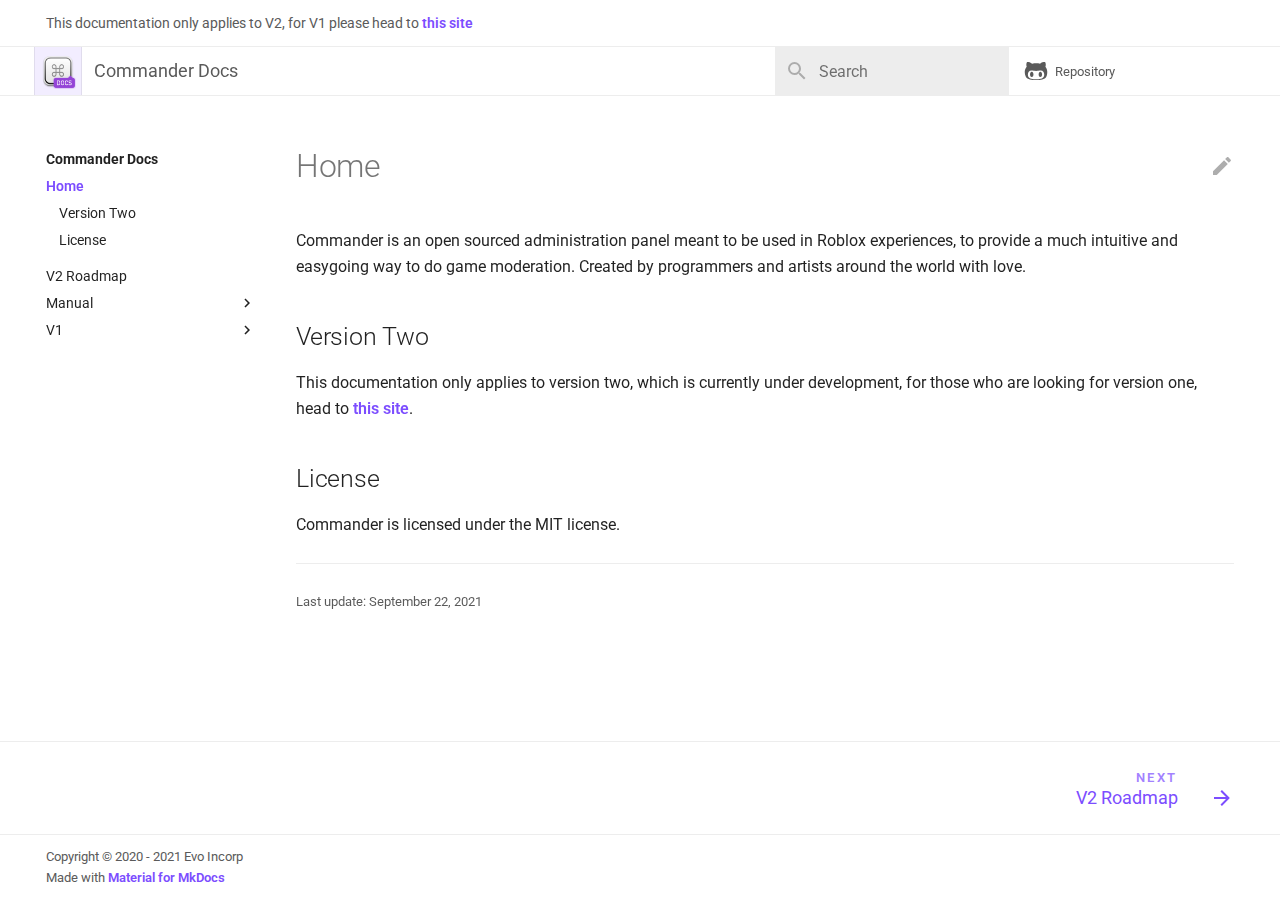
<file: index.html>
<!doctype html>
<html lang="en" class="no-js">
  <head>
    
      <meta charset="utf-8">
      <meta name="viewport" content="width=device-width,initial-scale=1">
      
        <meta name="description" content="Open Source Administration Panel; Documentation for Commander 5">
      
      
      
        <meta name="author" content="Evo Incorp">
      
      
      <link rel="icon" href="assets/images/logo.png">
      <meta name="generator" content="mkdocs-1.2.2, mkdocs-material-7.2.8">
    
    
      
        <title>Commander Docs</title>
      
    
    
      <link rel="stylesheet" href="assets/stylesheets/main.92558b1b.min.css">
      
        
        <link rel="stylesheet" href="assets/stylesheets/palette.3f5d1f46.min.css">
        
          
          
          <meta name="theme-color" content="#ffffff">
        
      
    
    
    
      
        
        <link rel="preconnect" href="https://fonts.gstatic.com" crossorigin>
        <link rel="stylesheet" href="https://fonts.googleapis.com/css?family=Roboto:300,400,400i,700%7CRoboto+Mono&display=fallback">
        <style>:root{--md-text-font-family:"Roboto";--md-code-font-family:"Roboto Mono"}</style>
      
    
    
    
      <link rel="stylesheet" href="stylesheets/custom.css">
    
    
      


    
    
  </head>
  
  
    
    
    
    
    
    <body dir="ltr" data-md-color-scheme="default" data-md-color-primary="white" data-md-color-accent="deep-purple">
  
    
    <script>function __prefix(e){return new URL(".",location).pathname+"."+e}function __get(e,t=localStorage){return JSON.parse(t.getItem(__prefix(e)))}</script>
    
    <input class="md-toggle" data-md-toggle="drawer" type="checkbox" id="__drawer" autocomplete="off">
    <input class="md-toggle" data-md-toggle="search" type="checkbox" id="__search" autocomplete="off">
    <label class="md-overlay" for="__drawer"></label>
    <div data-md-component="skip">
      
        
        <a href="#home" class="md-skip">
          Skip to content
        </a>
      
    </div>
    <div data-md-component="announce">
      
        <aside class="md-banner md-announce">
          <div class="md-banner__inner md-announce__inner md-grid md-typeset">
            
This documentation only applies to V2, for V1 please head to <a href="https://commander-4.vercel.app">this site</a>

          </div>
        </aside>
      
    </div>
    
      <header class="md-header" data-md-component="header">
  <nav class="md-header__inner md-grid" aria-label="Header">
    <a href="." title="Commander Docs" class="md-header__button md-logo" aria-label="Commander Docs" data-md-component="logo">
      
  <img src="assets/images/logo.png" alt="logo">

    </a>
    <label class="md-header__button md-icon" for="__drawer">
      <svg xmlns="http://www.w3.org/2000/svg" viewBox="0 0 24 24"><path d="M3 6h18v2H3V6m0 5h18v2H3v-2m0 5h18v2H3v-2z"/></svg>
    </label>
    <div class="md-header__title" data-md-component="header-title">
      <div class="md-header__ellipsis">
        <div class="md-header__topic">
          <span class="md-ellipsis">
            Commander Docs
          </span>
        </div>
        <div class="md-header__topic" data-md-component="header-topic">
          <span class="md-ellipsis">
            
              Home
            
          </span>
        </div>
      </div>
    </div>
    
    
    
      <label class="md-header__button md-icon" for="__search">
        <svg xmlns="http://www.w3.org/2000/svg" viewBox="0 0 24 24"><path d="M9.5 3A6.5 6.5 0 0 1 16 9.5c0 1.61-.59 3.09-1.56 4.23l.27.27h.79l5 5-1.5 1.5-5-5v-.79l-.27-.27A6.516 6.516 0 0 1 9.5 16 6.5 6.5 0 0 1 3 9.5 6.5 6.5 0 0 1 9.5 3m0 2C7 5 5 7 5 9.5S7 14 9.5 14 14 12 14 9.5 12 5 9.5 5z"/></svg>
      </label>
      
<div class="md-search" data-md-component="search" role="dialog">
  <label class="md-search__overlay" for="__search"></label>
  <div class="md-search__inner" role="search">
    <form class="md-search__form" name="search">
      <input type="text" class="md-search__input" name="query" aria-label="Search" placeholder="Search" autocapitalize="off" autocorrect="off" autocomplete="off" spellcheck="false" data-md-component="search-query" required>
      <label class="md-search__icon md-icon" for="__search">
        <svg xmlns="http://www.w3.org/2000/svg" viewBox="0 0 24 24"><path d="M9.5 3A6.5 6.5 0 0 1 16 9.5c0 1.61-.59 3.09-1.56 4.23l.27.27h.79l5 5-1.5 1.5-5-5v-.79l-.27-.27A6.516 6.516 0 0 1 9.5 16 6.5 6.5 0 0 1 3 9.5 6.5 6.5 0 0 1 9.5 3m0 2C7 5 5 7 5 9.5S7 14 9.5 14 14 12 14 9.5 12 5 9.5 5z"/></svg>
        <svg xmlns="http://www.w3.org/2000/svg" viewBox="0 0 24 24"><path d="M20 11v2H8l5.5 5.5-1.42 1.42L4.16 12l7.92-7.92L13.5 5.5 8 11h12z"/></svg>
      </label>
      <nav class="md-search__options" aria-label="Search">
        
        <button type="reset" class="md-search__icon md-icon" aria-label="Clear" tabindex="-1">
          <svg xmlns="http://www.w3.org/2000/svg" viewBox="0 0 24 24"><path d="M19 6.41 17.59 5 12 10.59 6.41 5 5 6.41 10.59 12 5 17.59 6.41 19 12 13.41 17.59 19 19 17.59 13.41 12 19 6.41z"/></svg>
        </button>
      </nav>
      
    </form>
    <div class="md-search__output">
      <div class="md-search__scrollwrap" data-md-scrollfix>
        <div class="md-search-result" data-md-component="search-result">
          <div class="md-search-result__meta">
            Initializing search
          </div>
          <ol class="md-search-result__list"></ol>
        </div>
      </div>
    </div>
  </div>
</div>
    
    
      <div class="md-header__source">
        
<a href="https://github.com/evoincorp/commander/" title="Go to repository" class="md-source" data-md-component="source">
  <div class="md-source__icon md-icon">
    
    <svg xmlns="http://www.w3.org/2000/svg" viewBox="0 0 480 512"><path d="M186.1 328.7c0 20.9-10.9 55.1-36.7 55.1s-36.7-34.2-36.7-55.1 10.9-55.1 36.7-55.1 36.7 34.2 36.7 55.1zM480 278.2c0 31.9-3.2 65.7-17.5 95-37.9 76.6-142.1 74.8-216.7 74.8-75.8 0-186.2 2.7-225.6-74.8-14.6-29-20.2-63.1-20.2-95 0-41.9 13.9-81.5 41.5-113.6-5.2-15.8-7.7-32.4-7.7-48.8 0-21.5 4.9-32.3 14.6-51.8 45.3 0 74.3 9 108.8 36 29-6.9 58.8-10 88.7-10 27 0 54.2 2.9 80.4 9.2 34-26.7 63-35.2 107.8-35.2 9.8 19.5 14.6 30.3 14.6 51.8 0 16.4-2.6 32.7-7.7 48.2 27.5 32.4 39 72.3 39 114.2zm-64.3 50.5c0-43.9-26.7-82.6-73.5-82.6-18.9 0-37 3.4-56 6-14.9 2.3-29.8 3.2-45.1 3.2-15.2 0-30.1-.9-45.1-3.2-18.7-2.6-37-6-56-6-46.8 0-73.5 38.7-73.5 82.6 0 87.8 80.4 101.3 150.4 101.3h48.2c70.3 0 150.6-13.4 150.6-101.3zm-82.6-55.1c-25.8 0-36.7 34.2-36.7 55.1s10.9 55.1 36.7 55.1 36.7-34.2 36.7-55.1-10.9-55.1-36.7-55.1z"/></svg>
  </div>
  <div class="md-source__repository">
    Repository
  </div>
</a>
      </div>
    
  </nav>
</header>
    
    <div class="md-container" data-md-component="container">
      
      
        
      
      <main class="md-main" data-md-component="main">
        <div class="md-main__inner md-grid">
          
            
              
              <div class="md-sidebar md-sidebar--primary" data-md-component="sidebar" data-md-type="navigation" >
                <div class="md-sidebar__scrollwrap">
                  <div class="md-sidebar__inner">
                    


  

<nav class="md-nav md-nav--primary md-nav--integrated" aria-label="Navigation" data-md-level="0">
  <label class="md-nav__title" for="__drawer">
    <a href="." title="Commander Docs" class="md-nav__button md-logo" aria-label="Commander Docs" data-md-component="logo">
      
  <img src="assets/images/logo.png" alt="logo">

    </a>
    Commander Docs
  </label>
  
    <div class="md-nav__source">
      
<a href="https://github.com/evoincorp/commander/" title="Go to repository" class="md-source" data-md-component="source">
  <div class="md-source__icon md-icon">
    
    <svg xmlns="http://www.w3.org/2000/svg" viewBox="0 0 480 512"><path d="M186.1 328.7c0 20.9-10.9 55.1-36.7 55.1s-36.7-34.2-36.7-55.1 10.9-55.1 36.7-55.1 36.7 34.2 36.7 55.1zM480 278.2c0 31.9-3.2 65.7-17.5 95-37.9 76.6-142.1 74.8-216.7 74.8-75.8 0-186.2 2.7-225.6-74.8-14.6-29-20.2-63.1-20.2-95 0-41.9 13.9-81.5 41.5-113.6-5.2-15.8-7.7-32.4-7.7-48.8 0-21.5 4.9-32.3 14.6-51.8 45.3 0 74.3 9 108.8 36 29-6.9 58.8-10 88.7-10 27 0 54.2 2.9 80.4 9.2 34-26.7 63-35.2 107.8-35.2 9.8 19.5 14.6 30.3 14.6 51.8 0 16.4-2.6 32.7-7.7 48.2 27.5 32.4 39 72.3 39 114.2zm-64.3 50.5c0-43.9-26.7-82.6-73.5-82.6-18.9 0-37 3.4-56 6-14.9 2.3-29.8 3.2-45.1 3.2-15.2 0-30.1-.9-45.1-3.2-18.7-2.6-37-6-56-6-46.8 0-73.5 38.7-73.5 82.6 0 87.8 80.4 101.3 150.4 101.3h48.2c70.3 0 150.6-13.4 150.6-101.3zm-82.6-55.1c-25.8 0-36.7 34.2-36.7 55.1s10.9 55.1 36.7 55.1 36.7-34.2 36.7-55.1-10.9-55.1-36.7-55.1z"/></svg>
  </div>
  <div class="md-source__repository">
    Repository
  </div>
</a>
    </div>
  
  <ul class="md-nav__list" data-md-scrollfix>
    
      
      
      

  
  
    
  
  
    <li class="md-nav__item md-nav__item--active">
      
      <input class="md-nav__toggle md-toggle" data-md-toggle="toc" type="checkbox" id="__toc">
      
      
        
      
      
        <label class="md-nav__link md-nav__link--active" for="__toc">
          Home
          <span class="md-nav__icon md-icon"></span>
        </label>
      
      <a href="." class="md-nav__link md-nav__link--active">
        Home
      </a>
      
        
<nav class="md-nav md-nav--secondary" aria-label="Table of contents">
  
  
  
    
  
  
    <label class="md-nav__title" for="__toc">
      <span class="md-nav__icon md-icon"></span>
      Table of contents
    </label>
    <ul class="md-nav__list" data-md-component="toc" data-md-scrollfix>
      
        <li class="md-nav__item">
  <a href="#version-two" class="md-nav__link">
    Version Two
  </a>
  
</li>
      
        <li class="md-nav__item">
  <a href="#license" class="md-nav__link">
    License
  </a>
  
</li>
      
    </ul>
  
</nav>
      
    </li>
  

    
      
      
      

  
  
  
    <li class="md-nav__item">
      <a href="roadmap/" class="md-nav__link">
        V2 Roadmap
      </a>
    </li>
  

    
      
      
      

  
  
  
    
    <li class="md-nav__item md-nav__item--nested">
      
      
        <input class="md-nav__toggle md-toggle" data-md-toggle="__nav_3" type="checkbox" id="__nav_3" >
      
      <label class="md-nav__link" for="__nav_3">
        Manual
        <span class="md-nav__icon md-icon"></span>
      </label>
      <nav class="md-nav" aria-label="Manual" data-md-level="1">
        <label class="md-nav__title" for="__nav_3">
          <span class="md-nav__icon md-icon"></span>
          Manual
        </label>
        <ul class="md-nav__list" data-md-scrollfix>
          
            
  
  
  
    <li class="md-nav__item">
      <a href="manual/api/" class="md-nav__link">
        API
      </a>
    </li>
  

          
            
  
  
  
    <li class="md-nav__item">
      <a href="manual/packages/" class="md-nav__link">
        Packages
      </a>
    </li>
  

          
            
  
  
  
    <li class="md-nav__item">
      <a href="manual/plugins/" class="md-nav__link">
        Plugins
      </a>
    </li>
  

          
        </ul>
      </nav>
    </li>
  

    
      
      
      

  
  
  
    
    <li class="md-nav__item md-nav__item--nested">
      
      
        <input class="md-nav__toggle md-toggle" data-md-toggle="__nav_4" type="checkbox" id="__nav_4" >
      
      <label class="md-nav__link" for="__nav_4">
        V1
        <span class="md-nav__icon md-icon"></span>
      </label>
      <nav class="md-nav" aria-label="V1" data-md-level="1">
        <label class="md-nav__title" for="__nav_4">
          <span class="md-nav__icon md-icon"></span>
          V1
        </label>
        <ul class="md-nav__list" data-md-scrollfix>
          
            
  
  
  
    <li class="md-nav__item">
      <a href="v1/" class="md-nav__link">
        Home
      </a>
    </li>
  

          
            
  
  
  
    
    <li class="md-nav__item md-nav__item--nested">
      
      
        <input class="md-nav__toggle md-toggle" data-md-toggle="__nav_4_2" type="checkbox" id="__nav_4_2" >
      
      <label class="md-nav__link" for="__nav_4_2">
        Manual
        <span class="md-nav__icon md-icon"></span>
      </label>
      <nav class="md-nav" aria-label="Manual" data-md-level="2">
        <label class="md-nav__title" for="__nav_4_2">
          <span class="md-nav__icon md-icon"></span>
          Manual
        </label>
        <ul class="md-nav__list" data-md-scrollfix>
          
            
  
  
  
    <li class="md-nav__item">
      <a href="v1/manual/api/" class="md-nav__link">
        API
      </a>
    </li>
  

          
        </ul>
      </nav>
    </li>
  

          
        </ul>
      </nav>
    </li>
  

    
  </ul>
</nav>
                  </div>
                </div>
              </div>
            
            
          
          <div class="md-content" data-md-component="content">
            <article class="md-content__inner md-typeset">
              
                
                  <a href="https://github.com/evoincorp/commander/edit/main/docs/index.md" title="Edit this page" class="md-content__button md-icon">
                    <svg xmlns="http://www.w3.org/2000/svg" viewBox="0 0 24 24"><path d="M20.71 7.04c.39-.39.39-1.04 0-1.41l-2.34-2.34c-.37-.39-1.02-.39-1.41 0l-1.84 1.83 3.75 3.75M3 17.25V21h3.75L17.81 9.93l-3.75-3.75L3 17.25z"/></svg>
                  </a>
                
                
                <h1 id="home">Home<a class="headerlink" href="#home" title="Permanent link">&para;</a></h1>
<p>Commander is an open sourced administration panel meant to be used in Roblox experiences, to provide a much intuitive and easygoing way to do game moderation. Created by programmers and artists around the world with love.</p>
<h2 id="version-two">Version Two<a class="headerlink" href="#version-two" title="Permanent link">&para;</a></h2>
<p>This documentation only applies to version two, which is currently under development, for those who are looking for version one, head to <a href="https://commander-4.vercel.app/">this site</a>.</p>
<h2 id="license">License<a class="headerlink" href="#license" title="Permanent link">&para;</a></h2>
<p>Commander is licensed under the MIT license.</p>
                
                  
                    

<hr>
<div class="md-source-date">
  <small>
    
      Last update: <span class="git-revision-date-localized-plugin git-revision-date-localized-plugin-date">September 22, 2021</span>
      
    
  </small>
</div>
                  
                
              
              
                


              
            </article>
          </div>
        </div>
        
          <a href="#" class="md-top md-icon" data-md-component="top" data-md-state="hidden">
            <svg xmlns="http://www.w3.org/2000/svg" viewBox="0 0 24 24"><path d="M13 20h-2V8l-5.5 5.5-1.42-1.42L12 4.16l7.92 7.92-1.42 1.42L13 8v12z"/></svg>
            Back to top
          </a>
        
      </main>
      
        
<footer class="md-footer">
  
    <nav class="md-footer__inner md-grid" aria-label="Footer">
      
      
        
        <a href="roadmap/" class="md-footer__link md-footer__link--next" aria-label="Next: V2 Roadmap" rel="next">
          <div class="md-footer__title">
            <div class="md-ellipsis">
              <span class="md-footer__direction">
                Next
              </span>
              V2 Roadmap
            </div>
          </div>
          <div class="md-footer__button md-icon">
            <svg xmlns="http://www.w3.org/2000/svg" viewBox="0 0 24 24"><path d="M4 11v2h12l-5.5 5.5 1.42 1.42L19.84 12l-7.92-7.92L10.5 5.5 16 11H4z"/></svg>
          </div>
        </a>
      
    </nav>
  
  <div class="md-footer-meta md-typeset">
    <div class="md-footer-meta__inner md-grid">
      <div class="md-footer-copyright">
        
          <div class="md-footer-copyright__highlight">
            Copyright &copy; 2020 - 2021 Evo Incorp
          </div>
        
        Made with
        <a href="https://squidfunk.github.io/mkdocs-material/" target="_blank" rel="noopener">
          Material for MkDocs
        </a>
        
      </div>
      
    </div>
  </div>
</footer>
      
    </div>
    <div class="md-dialog" data-md-component="dialog">
      <div class="md-dialog__inner md-typeset"></div>
    </div>
    <script id="__config" type="application/json">{"base": ".", "features": ["navigation.instant", "navigation.tracking", "navigation.top", "toc.integrate"], "translations": {"clipboard.copy": "Copy to clipboard", "clipboard.copied": "Copied to clipboard", "search.config.lang": "en", "search.config.pipeline": "trimmer, stopWordFilter", "search.config.separator": "[\\s\\-]+", "search.placeholder": "Search", "search.result.placeholder": "Type to start searching", "search.result.none": "No matching documents", "search.result.one": "1 matching document", "search.result.other": "# matching documents", "search.result.more.one": "1 more on this page", "search.result.more.other": "# more on this page", "search.result.term.missing": "Missing", "select.version.title": "Select version"}, "search": "assets/javascripts/workers/search.94ec81fe.min.js", "version": null}</script>
    
    
      <script src="assets/javascripts/bundle.48dfec6c.min.js"></script>
      
    
  </body>
</html>
</file>
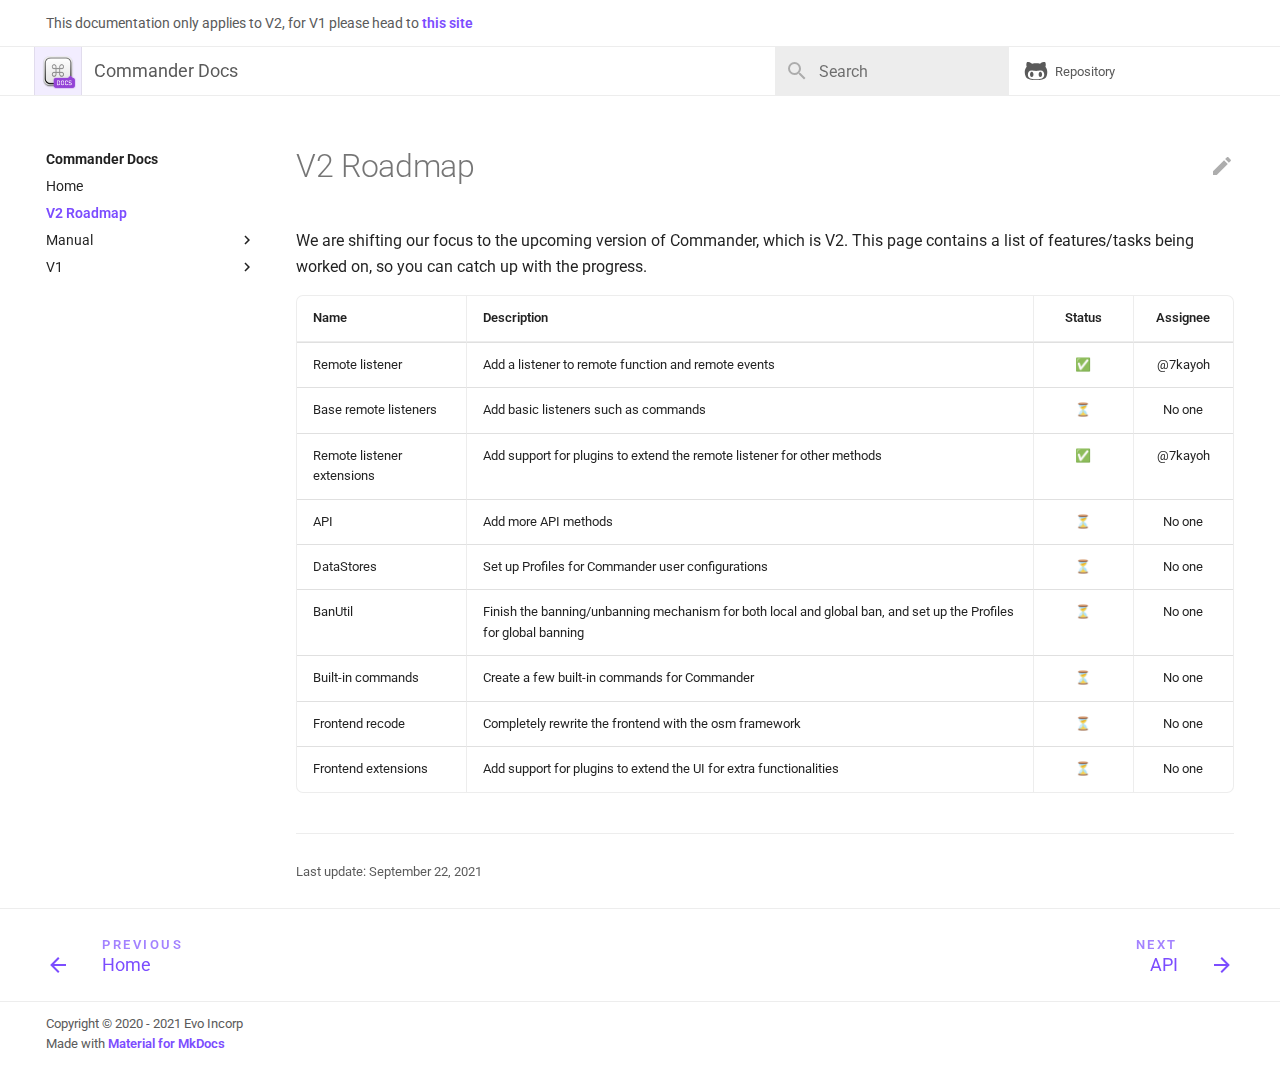
<file: roadmap/index.html>
<!doctype html>
<html lang="en" class="no-js">
  <head>
    
      <meta charset="utf-8">
      <meta name="viewport" content="width=device-width,initial-scale=1">
      
        <meta name="description" content="Open Source Administration Panel; Documentation for Commander 5">
      
      
      
        <meta name="author" content="Evo Incorp">
      
      
      <link rel="icon" href="../assets/images/logo.png">
      <meta name="generator" content="mkdocs-1.2.2, mkdocs-material-7.2.8">
    
    
      
        <title>V2 Roadmap - Commander Docs</title>
      
    
    
      <link rel="stylesheet" href="../assets/stylesheets/main.92558b1b.min.css">
      
        
        <link rel="stylesheet" href="../assets/stylesheets/palette.3f5d1f46.min.css">
        
          
          
          <meta name="theme-color" content="#ffffff">
        
      
    
    
    
      
        
        <link rel="preconnect" href="https://fonts.gstatic.com" crossorigin>
        <link rel="stylesheet" href="https://fonts.googleapis.com/css?family=Roboto:300,400,400i,700%7CRoboto+Mono&display=fallback">
        <style>:root{--md-text-font-family:"Roboto";--md-code-font-family:"Roboto Mono"}</style>
      
    
    
    
      <link rel="stylesheet" href="../stylesheets/custom.css">
    
    
      


    
    
  </head>
  
  
    
    
    
    
    
    <body dir="ltr" data-md-color-scheme="default" data-md-color-primary="white" data-md-color-accent="deep-purple">
  
    
    <script>function __prefix(e){return new URL("..",location).pathname+"."+e}function __get(e,t=localStorage){return JSON.parse(t.getItem(__prefix(e)))}</script>
    
    <input class="md-toggle" data-md-toggle="drawer" type="checkbox" id="__drawer" autocomplete="off">
    <input class="md-toggle" data-md-toggle="search" type="checkbox" id="__search" autocomplete="off">
    <label class="md-overlay" for="__drawer"></label>
    <div data-md-component="skip">
      
        
        <a href="#v2-roadmap" class="md-skip">
          Skip to content
        </a>
      
    </div>
    <div data-md-component="announce">
      
        <aside class="md-banner md-announce">
          <div class="md-banner__inner md-announce__inner md-grid md-typeset">
            
This documentation only applies to V2, for V1 please head to <a href="https://commander-4.vercel.app">this site</a>

          </div>
        </aside>
      
    </div>
    
      <header class="md-header" data-md-component="header">
  <nav class="md-header__inner md-grid" aria-label="Header">
    <a href=".." title="Commander Docs" class="md-header__button md-logo" aria-label="Commander Docs" data-md-component="logo">
      
  <img src="../assets/images/logo.png" alt="logo">

    </a>
    <label class="md-header__button md-icon" for="__drawer">
      <svg xmlns="http://www.w3.org/2000/svg" viewBox="0 0 24 24"><path d="M3 6h18v2H3V6m0 5h18v2H3v-2m0 5h18v2H3v-2z"/></svg>
    </label>
    <div class="md-header__title" data-md-component="header-title">
      <div class="md-header__ellipsis">
        <div class="md-header__topic">
          <span class="md-ellipsis">
            Commander Docs
          </span>
        </div>
        <div class="md-header__topic" data-md-component="header-topic">
          <span class="md-ellipsis">
            
              V2 Roadmap
            
          </span>
        </div>
      </div>
    </div>
    
    
    
      <label class="md-header__button md-icon" for="__search">
        <svg xmlns="http://www.w3.org/2000/svg" viewBox="0 0 24 24"><path d="M9.5 3A6.5 6.5 0 0 1 16 9.5c0 1.61-.59 3.09-1.56 4.23l.27.27h.79l5 5-1.5 1.5-5-5v-.79l-.27-.27A6.516 6.516 0 0 1 9.5 16 6.5 6.5 0 0 1 3 9.5 6.5 6.5 0 0 1 9.5 3m0 2C7 5 5 7 5 9.5S7 14 9.5 14 14 12 14 9.5 12 5 9.5 5z"/></svg>
      </label>
      
<div class="md-search" data-md-component="search" role="dialog">
  <label class="md-search__overlay" for="__search"></label>
  <div class="md-search__inner" role="search">
    <form class="md-search__form" name="search">
      <input type="text" class="md-search__input" name="query" aria-label="Search" placeholder="Search" autocapitalize="off" autocorrect="off" autocomplete="off" spellcheck="false" data-md-component="search-query" required>
      <label class="md-search__icon md-icon" for="__search">
        <svg xmlns="http://www.w3.org/2000/svg" viewBox="0 0 24 24"><path d="M9.5 3A6.5 6.5 0 0 1 16 9.5c0 1.61-.59 3.09-1.56 4.23l.27.27h.79l5 5-1.5 1.5-5-5v-.79l-.27-.27A6.516 6.516 0 0 1 9.5 16 6.5 6.5 0 0 1 3 9.5 6.5 6.5 0 0 1 9.5 3m0 2C7 5 5 7 5 9.5S7 14 9.5 14 14 12 14 9.5 12 5 9.5 5z"/></svg>
        <svg xmlns="http://www.w3.org/2000/svg" viewBox="0 0 24 24"><path d="M20 11v2H8l5.5 5.5-1.42 1.42L4.16 12l7.92-7.92L13.5 5.5 8 11h12z"/></svg>
      </label>
      <nav class="md-search__options" aria-label="Search">
        
        <button type="reset" class="md-search__icon md-icon" aria-label="Clear" tabindex="-1">
          <svg xmlns="http://www.w3.org/2000/svg" viewBox="0 0 24 24"><path d="M19 6.41 17.59 5 12 10.59 6.41 5 5 6.41 10.59 12 5 17.59 6.41 19 12 13.41 17.59 19 19 17.59 13.41 12 19 6.41z"/></svg>
        </button>
      </nav>
      
    </form>
    <div class="md-search__output">
      <div class="md-search__scrollwrap" data-md-scrollfix>
        <div class="md-search-result" data-md-component="search-result">
          <div class="md-search-result__meta">
            Initializing search
          </div>
          <ol class="md-search-result__list"></ol>
        </div>
      </div>
    </div>
  </div>
</div>
    
    
      <div class="md-header__source">
        
<a href="https://github.com/evoincorp/commander/" title="Go to repository" class="md-source" data-md-component="source">
  <div class="md-source__icon md-icon">
    
    <svg xmlns="http://www.w3.org/2000/svg" viewBox="0 0 480 512"><path d="M186.1 328.7c0 20.9-10.9 55.1-36.7 55.1s-36.7-34.2-36.7-55.1 10.9-55.1 36.7-55.1 36.7 34.2 36.7 55.1zM480 278.2c0 31.9-3.2 65.7-17.5 95-37.9 76.6-142.1 74.8-216.7 74.8-75.8 0-186.2 2.7-225.6-74.8-14.6-29-20.2-63.1-20.2-95 0-41.9 13.9-81.5 41.5-113.6-5.2-15.8-7.7-32.4-7.7-48.8 0-21.5 4.9-32.3 14.6-51.8 45.3 0 74.3 9 108.8 36 29-6.9 58.8-10 88.7-10 27 0 54.2 2.9 80.4 9.2 34-26.7 63-35.2 107.8-35.2 9.8 19.5 14.6 30.3 14.6 51.8 0 16.4-2.6 32.7-7.7 48.2 27.5 32.4 39 72.3 39 114.2zm-64.3 50.5c0-43.9-26.7-82.6-73.5-82.6-18.9 0-37 3.4-56 6-14.9 2.3-29.8 3.2-45.1 3.2-15.2 0-30.1-.9-45.1-3.2-18.7-2.6-37-6-56-6-46.8 0-73.5 38.7-73.5 82.6 0 87.8 80.4 101.3 150.4 101.3h48.2c70.3 0 150.6-13.4 150.6-101.3zm-82.6-55.1c-25.8 0-36.7 34.2-36.7 55.1s10.9 55.1 36.7 55.1 36.7-34.2 36.7-55.1-10.9-55.1-36.7-55.1z"/></svg>
  </div>
  <div class="md-source__repository">
    Repository
  </div>
</a>
      </div>
    
  </nav>
</header>
    
    <div class="md-container" data-md-component="container">
      
      
        
      
      <main class="md-main" data-md-component="main">
        <div class="md-main__inner md-grid">
          
            
              
              <div class="md-sidebar md-sidebar--primary" data-md-component="sidebar" data-md-type="navigation" >
                <div class="md-sidebar__scrollwrap">
                  <div class="md-sidebar__inner">
                    


  

<nav class="md-nav md-nav--primary md-nav--integrated" aria-label="Navigation" data-md-level="0">
  <label class="md-nav__title" for="__drawer">
    <a href=".." title="Commander Docs" class="md-nav__button md-logo" aria-label="Commander Docs" data-md-component="logo">
      
  <img src="../assets/images/logo.png" alt="logo">

    </a>
    Commander Docs
  </label>
  
    <div class="md-nav__source">
      
<a href="https://github.com/evoincorp/commander/" title="Go to repository" class="md-source" data-md-component="source">
  <div class="md-source__icon md-icon">
    
    <svg xmlns="http://www.w3.org/2000/svg" viewBox="0 0 480 512"><path d="M186.1 328.7c0 20.9-10.9 55.1-36.7 55.1s-36.7-34.2-36.7-55.1 10.9-55.1 36.7-55.1 36.7 34.2 36.7 55.1zM480 278.2c0 31.9-3.2 65.7-17.5 95-37.9 76.6-142.1 74.8-216.7 74.8-75.8 0-186.2 2.7-225.6-74.8-14.6-29-20.2-63.1-20.2-95 0-41.9 13.9-81.5 41.5-113.6-5.2-15.8-7.7-32.4-7.7-48.8 0-21.5 4.9-32.3 14.6-51.8 45.3 0 74.3 9 108.8 36 29-6.9 58.8-10 88.7-10 27 0 54.2 2.9 80.4 9.2 34-26.7 63-35.2 107.8-35.2 9.8 19.5 14.6 30.3 14.6 51.8 0 16.4-2.6 32.7-7.7 48.2 27.5 32.4 39 72.3 39 114.2zm-64.3 50.5c0-43.9-26.7-82.6-73.5-82.6-18.9 0-37 3.4-56 6-14.9 2.3-29.8 3.2-45.1 3.2-15.2 0-30.1-.9-45.1-3.2-18.7-2.6-37-6-56-6-46.8 0-73.5 38.7-73.5 82.6 0 87.8 80.4 101.3 150.4 101.3h48.2c70.3 0 150.6-13.4 150.6-101.3zm-82.6-55.1c-25.8 0-36.7 34.2-36.7 55.1s10.9 55.1 36.7 55.1 36.7-34.2 36.7-55.1-10.9-55.1-36.7-55.1z"/></svg>
  </div>
  <div class="md-source__repository">
    Repository
  </div>
</a>
    </div>
  
  <ul class="md-nav__list" data-md-scrollfix>
    
      
      
      

  
  
  
    <li class="md-nav__item">
      <a href=".." class="md-nav__link">
        Home
      </a>
    </li>
  

    
      
      
      

  
  
    
  
  
    <li class="md-nav__item md-nav__item--active">
      
      <input class="md-nav__toggle md-toggle" data-md-toggle="toc" type="checkbox" id="__toc">
      
      
        
      
      
      <a href="./" class="md-nav__link md-nav__link--active">
        V2 Roadmap
      </a>
      
    </li>
  

    
      
      
      

  
  
  
    
    <li class="md-nav__item md-nav__item--nested">
      
      
        <input class="md-nav__toggle md-toggle" data-md-toggle="__nav_3" type="checkbox" id="__nav_3" >
      
      <label class="md-nav__link" for="__nav_3">
        Manual
        <span class="md-nav__icon md-icon"></span>
      </label>
      <nav class="md-nav" aria-label="Manual" data-md-level="1">
        <label class="md-nav__title" for="__nav_3">
          <span class="md-nav__icon md-icon"></span>
          Manual
        </label>
        <ul class="md-nav__list" data-md-scrollfix>
          
            
  
  
  
    <li class="md-nav__item">
      <a href="../manual/api/" class="md-nav__link">
        API
      </a>
    </li>
  

          
            
  
  
  
    <li class="md-nav__item">
      <a href="../manual/packages/" class="md-nav__link">
        Packages
      </a>
    </li>
  

          
            
  
  
  
    <li class="md-nav__item">
      <a href="../manual/plugins/" class="md-nav__link">
        Plugins
      </a>
    </li>
  

          
        </ul>
      </nav>
    </li>
  

    
      
      
      

  
  
  
    
    <li class="md-nav__item md-nav__item--nested">
      
      
        <input class="md-nav__toggle md-toggle" data-md-toggle="__nav_4" type="checkbox" id="__nav_4" >
      
      <label class="md-nav__link" for="__nav_4">
        V1
        <span class="md-nav__icon md-icon"></span>
      </label>
      <nav class="md-nav" aria-label="V1" data-md-level="1">
        <label class="md-nav__title" for="__nav_4">
          <span class="md-nav__icon md-icon"></span>
          V1
        </label>
        <ul class="md-nav__list" data-md-scrollfix>
          
            
  
  
  
    <li class="md-nav__item">
      <a href="../v1/" class="md-nav__link">
        Home
      </a>
    </li>
  

          
            
  
  
  
    
    <li class="md-nav__item md-nav__item--nested">
      
      
        <input class="md-nav__toggle md-toggle" data-md-toggle="__nav_4_2" type="checkbox" id="__nav_4_2" >
      
      <label class="md-nav__link" for="__nav_4_2">
        Manual
        <span class="md-nav__icon md-icon"></span>
      </label>
      <nav class="md-nav" aria-label="Manual" data-md-level="2">
        <label class="md-nav__title" for="__nav_4_2">
          <span class="md-nav__icon md-icon"></span>
          Manual
        </label>
        <ul class="md-nav__list" data-md-scrollfix>
          
            
  
  
  
    <li class="md-nav__item">
      <a href="../v1/manual/api/" class="md-nav__link">
        API
      </a>
    </li>
  

          
        </ul>
      </nav>
    </li>
  

          
        </ul>
      </nav>
    </li>
  

    
  </ul>
</nav>
                  </div>
                </div>
              </div>
            
            
          
          <div class="md-content" data-md-component="content">
            <article class="md-content__inner md-typeset">
              
                
                  <a href="https://github.com/evoincorp/commander/edit/main/docs/roadmap.md" title="Edit this page" class="md-content__button md-icon">
                    <svg xmlns="http://www.w3.org/2000/svg" viewBox="0 0 24 24"><path d="M20.71 7.04c.39-.39.39-1.04 0-1.41l-2.34-2.34c-.37-.39-1.02-.39-1.41 0l-1.84 1.83 3.75 3.75M3 17.25V21h3.75L17.81 9.93l-3.75-3.75L3 17.25z"/></svg>
                  </a>
                
                
                <h1 id="v2-roadmap">V2 Roadmap<a class="headerlink" href="#v2-roadmap" title="Permanent link">&para;</a></h1>
<p>We are shifting our focus to the upcoming version of Commander, which is V2. This page contains a list of features/tasks being worked on, so you can catch up with the progress.</p>
<table>
<thead>
<tr>
<th align="left">Name</th>
<th align="left">Description</th>
<th align="center">Status</th>
<th align="center">Assignee</th>
</tr>
</thead>
<tbody>
<tr>
<td align="left">Remote listener</td>
<td align="left">Add a listener to remote function and remote events</td>
<td align="center">✅</td>
<td align="center">@7kayoh</td>
</tr>
<tr>
<td align="left">Base remote listeners</td>
<td align="left">Add basic listeners such as commands</td>
<td align="center">⏳</td>
<td align="center">No one</td>
</tr>
<tr>
<td align="left">Remote listener extensions</td>
<td align="left">Add support for plugins to extend the remote listener for other methods</td>
<td align="center">✅</td>
<td align="center">@7kayoh</td>
</tr>
<tr>
<td align="left">API</td>
<td align="left">Add more API methods</td>
<td align="center">⏳</td>
<td align="center">No one</td>
</tr>
<tr>
<td align="left">DataStores</td>
<td align="left">Set up Profiles for Commander user configurations</td>
<td align="center">⏳</td>
<td align="center">No one</td>
</tr>
<tr>
<td align="left">BanUtil</td>
<td align="left">Finish the banning/unbanning mechanism for both local and global ban, and set up the Profiles for global banning</td>
<td align="center">⏳</td>
<td align="center">No one</td>
</tr>
<tr>
<td align="left">Built-in commands</td>
<td align="left">Create a few built-in commands for Commander</td>
<td align="center">⏳</td>
<td align="center">No one</td>
</tr>
<tr>
<td align="left">Frontend recode</td>
<td align="left">Completely rewrite the frontend with the osm framework</td>
<td align="center">⏳</td>
<td align="center">No one</td>
</tr>
<tr>
<td align="left">Frontend extensions</td>
<td align="left">Add support for plugins to extend the UI for extra functionalities</td>
<td align="center">⏳</td>
<td align="center">No one</td>
</tr>
</tbody>
</table>
                
                  
                    

<hr>
<div class="md-source-date">
  <small>
    
      Last update: <span class="git-revision-date-localized-plugin git-revision-date-localized-plugin-date">September 22, 2021</span>
      
    
  </small>
</div>
                  
                
              
              
                


              
            </article>
          </div>
        </div>
        
          <a href="#" class="md-top md-icon" data-md-component="top" data-md-state="hidden">
            <svg xmlns="http://www.w3.org/2000/svg" viewBox="0 0 24 24"><path d="M13 20h-2V8l-5.5 5.5-1.42-1.42L12 4.16l7.92 7.92-1.42 1.42L13 8v12z"/></svg>
            Back to top
          </a>
        
      </main>
      
        
<footer class="md-footer">
  
    <nav class="md-footer__inner md-grid" aria-label="Footer">
      
        
        <a href=".." class="md-footer__link md-footer__link--prev" aria-label="Previous: Home" rel="prev">
          <div class="md-footer__button md-icon">
            <svg xmlns="http://www.w3.org/2000/svg" viewBox="0 0 24 24"><path d="M20 11v2H8l5.5 5.5-1.42 1.42L4.16 12l7.92-7.92L13.5 5.5 8 11h12z"/></svg>
          </div>
          <div class="md-footer__title">
            <div class="md-ellipsis">
              <span class="md-footer__direction">
                Previous
              </span>
              Home
            </div>
          </div>
        </a>
      
      
        
        <a href="../manual/api/" class="md-footer__link md-footer__link--next" aria-label="Next: API" rel="next">
          <div class="md-footer__title">
            <div class="md-ellipsis">
              <span class="md-footer__direction">
                Next
              </span>
              API
            </div>
          </div>
          <div class="md-footer__button md-icon">
            <svg xmlns="http://www.w3.org/2000/svg" viewBox="0 0 24 24"><path d="M4 11v2h12l-5.5 5.5 1.42 1.42L19.84 12l-7.92-7.92L10.5 5.5 16 11H4z"/></svg>
          </div>
        </a>
      
    </nav>
  
  <div class="md-footer-meta md-typeset">
    <div class="md-footer-meta__inner md-grid">
      <div class="md-footer-copyright">
        
          <div class="md-footer-copyright__highlight">
            Copyright &copy; 2020 - 2021 Evo Incorp
          </div>
        
        Made with
        <a href="https://squidfunk.github.io/mkdocs-material/" target="_blank" rel="noopener">
          Material for MkDocs
        </a>
        
      </div>
      
    </div>
  </div>
</footer>
      
    </div>
    <div class="md-dialog" data-md-component="dialog">
      <div class="md-dialog__inner md-typeset"></div>
    </div>
    <script id="__config" type="application/json">{"base": "..", "features": ["navigation.instant", "navigation.tracking", "navigation.top", "toc.integrate"], "translations": {"clipboard.copy": "Copy to clipboard", "clipboard.copied": "Copied to clipboard", "search.config.lang": "en", "search.config.pipeline": "trimmer, stopWordFilter", "search.config.separator": "[\\s\\-]+", "search.placeholder": "Search", "search.result.placeholder": "Type to start searching", "search.result.none": "No matching documents", "search.result.one": "1 matching document", "search.result.other": "# matching documents", "search.result.more.one": "1 more on this page", "search.result.more.other": "# more on this page", "search.result.term.missing": "Missing", "select.version.title": "Select version"}, "search": "../assets/javascripts/workers/search.94ec81fe.min.js", "version": null}</script>
    
    
      <script src="../assets/javascripts/bundle.48dfec6c.min.js"></script>
      
    
  </body>
</html>
</file>
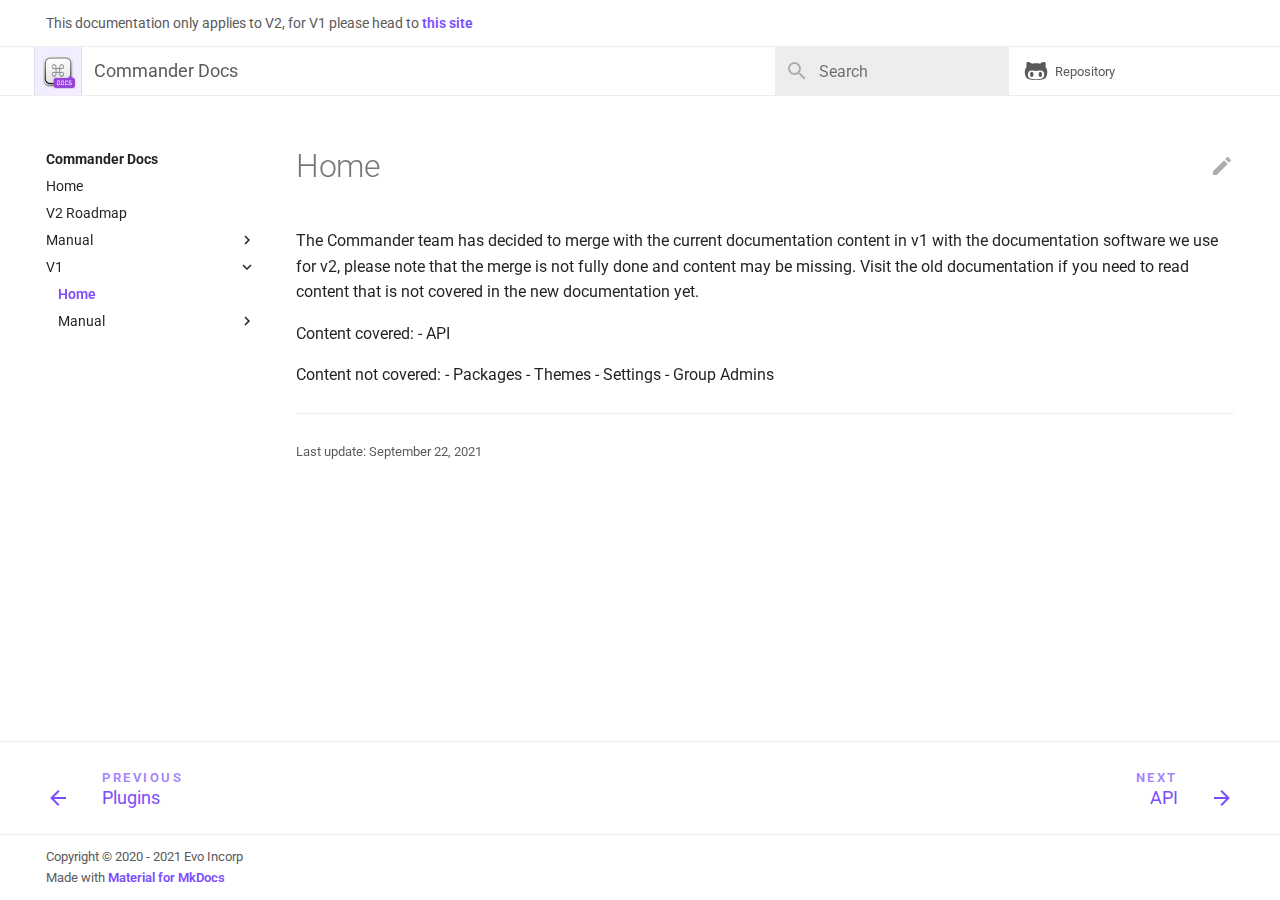
<file: v1/index.html>
<!doctype html>
<html lang="en" class="no-js">
  <head>
    
      <meta charset="utf-8">
      <meta name="viewport" content="width=device-width,initial-scale=1">
      
        <meta name="description" content="Open Source Administration Panel; Documentation for Commander 5">
      
      
      
        <meta name="author" content="Evo Incorp">
      
      
      <link rel="icon" href="../assets/images/logo.png">
      <meta name="generator" content="mkdocs-1.2.2, mkdocs-material-7.2.8">
    
    
      
        <title>Home - Commander Docs</title>
      
    
    
      <link rel="stylesheet" href="../assets/stylesheets/main.92558b1b.min.css">
      
        
        <link rel="stylesheet" href="../assets/stylesheets/palette.3f5d1f46.min.css">
        
          
          
          <meta name="theme-color" content="#ffffff">
        
      
    
    
    
      
        
        <link rel="preconnect" href="https://fonts.gstatic.com" crossorigin>
        <link rel="stylesheet" href="https://fonts.googleapis.com/css?family=Roboto:300,400,400i,700%7CRoboto+Mono&display=fallback">
        <style>:root{--md-text-font-family:"Roboto";--md-code-font-family:"Roboto Mono"}</style>
      
    
    
    
      <link rel="stylesheet" href="../stylesheets/custom.css">
    
    
      


    
    
  </head>
  
  
    
    
    
    
    
    <body dir="ltr" data-md-color-scheme="default" data-md-color-primary="white" data-md-color-accent="deep-purple">
  
    
    <script>function __prefix(e){return new URL("..",location).pathname+"."+e}function __get(e,t=localStorage){return JSON.parse(t.getItem(__prefix(e)))}</script>
    
    <input class="md-toggle" data-md-toggle="drawer" type="checkbox" id="__drawer" autocomplete="off">
    <input class="md-toggle" data-md-toggle="search" type="checkbox" id="__search" autocomplete="off">
    <label class="md-overlay" for="__drawer"></label>
    <div data-md-component="skip">
      
        
        <a href="#home" class="md-skip">
          Skip to content
        </a>
      
    </div>
    <div data-md-component="announce">
      
        <aside class="md-banner md-announce">
          <div class="md-banner__inner md-announce__inner md-grid md-typeset">
            
This documentation only applies to V2, for V1 please head to <a href="https://commander-4.vercel.app">this site</a>

          </div>
        </aside>
      
    </div>
    
      <header class="md-header" data-md-component="header">
  <nav class="md-header__inner md-grid" aria-label="Header">
    <a href=".." title="Commander Docs" class="md-header__button md-logo" aria-label="Commander Docs" data-md-component="logo">
      
  <img src="../assets/images/logo.png" alt="logo">

    </a>
    <label class="md-header__button md-icon" for="__drawer">
      <svg xmlns="http://www.w3.org/2000/svg" viewBox="0 0 24 24"><path d="M3 6h18v2H3V6m0 5h18v2H3v-2m0 5h18v2H3v-2z"/></svg>
    </label>
    <div class="md-header__title" data-md-component="header-title">
      <div class="md-header__ellipsis">
        <div class="md-header__topic">
          <span class="md-ellipsis">
            Commander Docs
          </span>
        </div>
        <div class="md-header__topic" data-md-component="header-topic">
          <span class="md-ellipsis">
            
              Home
            
          </span>
        </div>
      </div>
    </div>
    
    
    
      <label class="md-header__button md-icon" for="__search">
        <svg xmlns="http://www.w3.org/2000/svg" viewBox="0 0 24 24"><path d="M9.5 3A6.5 6.5 0 0 1 16 9.5c0 1.61-.59 3.09-1.56 4.23l.27.27h.79l5 5-1.5 1.5-5-5v-.79l-.27-.27A6.516 6.516 0 0 1 9.5 16 6.5 6.5 0 0 1 3 9.5 6.5 6.5 0 0 1 9.5 3m0 2C7 5 5 7 5 9.5S7 14 9.5 14 14 12 14 9.5 12 5 9.5 5z"/></svg>
      </label>
      
<div class="md-search" data-md-component="search" role="dialog">
  <label class="md-search__overlay" for="__search"></label>
  <div class="md-search__inner" role="search">
    <form class="md-search__form" name="search">
      <input type="text" class="md-search__input" name="query" aria-label="Search" placeholder="Search" autocapitalize="off" autocorrect="off" autocomplete="off" spellcheck="false" data-md-component="search-query" required>
      <label class="md-search__icon md-icon" for="__search">
        <svg xmlns="http://www.w3.org/2000/svg" viewBox="0 0 24 24"><path d="M9.5 3A6.5 6.5 0 0 1 16 9.5c0 1.61-.59 3.09-1.56 4.23l.27.27h.79l5 5-1.5 1.5-5-5v-.79l-.27-.27A6.516 6.516 0 0 1 9.5 16 6.5 6.5 0 0 1 3 9.5 6.5 6.5 0 0 1 9.5 3m0 2C7 5 5 7 5 9.5S7 14 9.5 14 14 12 14 9.5 12 5 9.5 5z"/></svg>
        <svg xmlns="http://www.w3.org/2000/svg" viewBox="0 0 24 24"><path d="M20 11v2H8l5.5 5.5-1.42 1.42L4.16 12l7.92-7.92L13.5 5.5 8 11h12z"/></svg>
      </label>
      <nav class="md-search__options" aria-label="Search">
        
        <button type="reset" class="md-search__icon md-icon" aria-label="Clear" tabindex="-1">
          <svg xmlns="http://www.w3.org/2000/svg" viewBox="0 0 24 24"><path d="M19 6.41 17.59 5 12 10.59 6.41 5 5 6.41 10.59 12 5 17.59 6.41 19 12 13.41 17.59 19 19 17.59 13.41 12 19 6.41z"/></svg>
        </button>
      </nav>
      
    </form>
    <div class="md-search__output">
      <div class="md-search__scrollwrap" data-md-scrollfix>
        <div class="md-search-result" data-md-component="search-result">
          <div class="md-search-result__meta">
            Initializing search
          </div>
          <ol class="md-search-result__list"></ol>
        </div>
      </div>
    </div>
  </div>
</div>
    
    
      <div class="md-header__source">
        
<a href="https://github.com/evoincorp/commander/" title="Go to repository" class="md-source" data-md-component="source">
  <div class="md-source__icon md-icon">
    
    <svg xmlns="http://www.w3.org/2000/svg" viewBox="0 0 480 512"><path d="M186.1 328.7c0 20.9-10.9 55.1-36.7 55.1s-36.7-34.2-36.7-55.1 10.9-55.1 36.7-55.1 36.7 34.2 36.7 55.1zM480 278.2c0 31.9-3.2 65.7-17.5 95-37.9 76.6-142.1 74.8-216.7 74.8-75.8 0-186.2 2.7-225.6-74.8-14.6-29-20.2-63.1-20.2-95 0-41.9 13.9-81.5 41.5-113.6-5.2-15.8-7.7-32.4-7.7-48.8 0-21.5 4.9-32.3 14.6-51.8 45.3 0 74.3 9 108.8 36 29-6.9 58.8-10 88.7-10 27 0 54.2 2.9 80.4 9.2 34-26.7 63-35.2 107.8-35.2 9.8 19.5 14.6 30.3 14.6 51.8 0 16.4-2.6 32.7-7.7 48.2 27.5 32.4 39 72.3 39 114.2zm-64.3 50.5c0-43.9-26.7-82.6-73.5-82.6-18.9 0-37 3.4-56 6-14.9 2.3-29.8 3.2-45.1 3.2-15.2 0-30.1-.9-45.1-3.2-18.7-2.6-37-6-56-6-46.8 0-73.5 38.7-73.5 82.6 0 87.8 80.4 101.3 150.4 101.3h48.2c70.3 0 150.6-13.4 150.6-101.3zm-82.6-55.1c-25.8 0-36.7 34.2-36.7 55.1s10.9 55.1 36.7 55.1 36.7-34.2 36.7-55.1-10.9-55.1-36.7-55.1z"/></svg>
  </div>
  <div class="md-source__repository">
    Repository
  </div>
</a>
      </div>
    
  </nav>
</header>
    
    <div class="md-container" data-md-component="container">
      
      
        
      
      <main class="md-main" data-md-component="main">
        <div class="md-main__inner md-grid">
          
            
              
              <div class="md-sidebar md-sidebar--primary" data-md-component="sidebar" data-md-type="navigation" >
                <div class="md-sidebar__scrollwrap">
                  <div class="md-sidebar__inner">
                    


  

<nav class="md-nav md-nav--primary md-nav--integrated" aria-label="Navigation" data-md-level="0">
  <label class="md-nav__title" for="__drawer">
    <a href=".." title="Commander Docs" class="md-nav__button md-logo" aria-label="Commander Docs" data-md-component="logo">
      
  <img src="../assets/images/logo.png" alt="logo">

    </a>
    Commander Docs
  </label>
  
    <div class="md-nav__source">
      
<a href="https://github.com/evoincorp/commander/" title="Go to repository" class="md-source" data-md-component="source">
  <div class="md-source__icon md-icon">
    
    <svg xmlns="http://www.w3.org/2000/svg" viewBox="0 0 480 512"><path d="M186.1 328.7c0 20.9-10.9 55.1-36.7 55.1s-36.7-34.2-36.7-55.1 10.9-55.1 36.7-55.1 36.7 34.2 36.7 55.1zM480 278.2c0 31.9-3.2 65.7-17.5 95-37.9 76.6-142.1 74.8-216.7 74.8-75.8 0-186.2 2.7-225.6-74.8-14.6-29-20.2-63.1-20.2-95 0-41.9 13.9-81.5 41.5-113.6-5.2-15.8-7.7-32.4-7.7-48.8 0-21.5 4.9-32.3 14.6-51.8 45.3 0 74.3 9 108.8 36 29-6.9 58.8-10 88.7-10 27 0 54.2 2.9 80.4 9.2 34-26.7 63-35.2 107.8-35.2 9.8 19.5 14.6 30.3 14.6 51.8 0 16.4-2.6 32.7-7.7 48.2 27.5 32.4 39 72.3 39 114.2zm-64.3 50.5c0-43.9-26.7-82.6-73.5-82.6-18.9 0-37 3.4-56 6-14.9 2.3-29.8 3.2-45.1 3.2-15.2 0-30.1-.9-45.1-3.2-18.7-2.6-37-6-56-6-46.8 0-73.5 38.7-73.5 82.6 0 87.8 80.4 101.3 150.4 101.3h48.2c70.3 0 150.6-13.4 150.6-101.3zm-82.6-55.1c-25.8 0-36.7 34.2-36.7 55.1s10.9 55.1 36.7 55.1 36.7-34.2 36.7-55.1-10.9-55.1-36.7-55.1z"/></svg>
  </div>
  <div class="md-source__repository">
    Repository
  </div>
</a>
    </div>
  
  <ul class="md-nav__list" data-md-scrollfix>
    
      
      
      

  
  
  
    <li class="md-nav__item">
      <a href=".." class="md-nav__link">
        Home
      </a>
    </li>
  

    
      
      
      

  
  
  
    <li class="md-nav__item">
      <a href="../roadmap/" class="md-nav__link">
        V2 Roadmap
      </a>
    </li>
  

    
      
      
      

  
  
  
    
    <li class="md-nav__item md-nav__item--nested">
      
      
        <input class="md-nav__toggle md-toggle" data-md-toggle="__nav_3" type="checkbox" id="__nav_3" >
      
      <label class="md-nav__link" for="__nav_3">
        Manual
        <span class="md-nav__icon md-icon"></span>
      </label>
      <nav class="md-nav" aria-label="Manual" data-md-level="1">
        <label class="md-nav__title" for="__nav_3">
          <span class="md-nav__icon md-icon"></span>
          Manual
        </label>
        <ul class="md-nav__list" data-md-scrollfix>
          
            
  
  
  
    <li class="md-nav__item">
      <a href="../manual/api/" class="md-nav__link">
        API
      </a>
    </li>
  

          
            
  
  
  
    <li class="md-nav__item">
      <a href="../manual/packages/" class="md-nav__link">
        Packages
      </a>
    </li>
  

          
            
  
  
  
    <li class="md-nav__item">
      <a href="../manual/plugins/" class="md-nav__link">
        Plugins
      </a>
    </li>
  

          
        </ul>
      </nav>
    </li>
  

    
      
      
      

  
  
    
  
  
    
    <li class="md-nav__item md-nav__item--active md-nav__item--nested">
      
      
        <input class="md-nav__toggle md-toggle" data-md-toggle="__nav_4" type="checkbox" id="__nav_4" checked>
      
      <label class="md-nav__link" for="__nav_4">
        V1
        <span class="md-nav__icon md-icon"></span>
      </label>
      <nav class="md-nav" aria-label="V1" data-md-level="1">
        <label class="md-nav__title" for="__nav_4">
          <span class="md-nav__icon md-icon"></span>
          V1
        </label>
        <ul class="md-nav__list" data-md-scrollfix>
          
            
  
  
    
  
  
    <li class="md-nav__item md-nav__item--active">
      
      <input class="md-nav__toggle md-toggle" data-md-toggle="toc" type="checkbox" id="__toc">
      
      
        
      
      
      <a href="./" class="md-nav__link md-nav__link--active">
        Home
      </a>
      
    </li>
  

          
            
  
  
  
    
    <li class="md-nav__item md-nav__item--nested">
      
      
        <input class="md-nav__toggle md-toggle" data-md-toggle="__nav_4_2" type="checkbox" id="__nav_4_2" >
      
      <label class="md-nav__link" for="__nav_4_2">
        Manual
        <span class="md-nav__icon md-icon"></span>
      </label>
      <nav class="md-nav" aria-label="Manual" data-md-level="2">
        <label class="md-nav__title" for="__nav_4_2">
          <span class="md-nav__icon md-icon"></span>
          Manual
        </label>
        <ul class="md-nav__list" data-md-scrollfix>
          
            
  
  
  
    <li class="md-nav__item">
      <a href="manual/api/" class="md-nav__link">
        API
      </a>
    </li>
  

          
        </ul>
      </nav>
    </li>
  

          
        </ul>
      </nav>
    </li>
  

    
  </ul>
</nav>
                  </div>
                </div>
              </div>
            
            
          
          <div class="md-content" data-md-component="content">
            <article class="md-content__inner md-typeset">
              
                
                  <a href="https://github.com/evoincorp/commander/edit/main/docs/v1/index.md" title="Edit this page" class="md-content__button md-icon">
                    <svg xmlns="http://www.w3.org/2000/svg" viewBox="0 0 24 24"><path d="M20.71 7.04c.39-.39.39-1.04 0-1.41l-2.34-2.34c-.37-.39-1.02-.39-1.41 0l-1.84 1.83 3.75 3.75M3 17.25V21h3.75L17.81 9.93l-3.75-3.75L3 17.25z"/></svg>
                  </a>
                
                
                <h1 id="home">Home<a class="headerlink" href="#home" title="Permanent link">&para;</a></h1>
<p>The Commander team has decided to merge with the current documentation content in v1 with the documentation software we use for v2, please note that the merge is not fully done and content may be missing. Visit the old documentation if you need to read content that is not covered in the new documentation yet.</p>
<p>Content covered:
- API</p>
<p>Content not covered:
- Packages
- Themes
- Settings
- Group Admins</p>
                
                  
                    

<hr>
<div class="md-source-date">
  <small>
    
      Last update: <span class="git-revision-date-localized-plugin git-revision-date-localized-plugin-date">September 22, 2021</span>
      
    
  </small>
</div>
                  
                
              
              
                


              
            </article>
          </div>
        </div>
        
          <a href="#" class="md-top md-icon" data-md-component="top" data-md-state="hidden">
            <svg xmlns="http://www.w3.org/2000/svg" viewBox="0 0 24 24"><path d="M13 20h-2V8l-5.5 5.5-1.42-1.42L12 4.16l7.92 7.92-1.42 1.42L13 8v12z"/></svg>
            Back to top
          </a>
        
      </main>
      
        
<footer class="md-footer">
  
    <nav class="md-footer__inner md-grid" aria-label="Footer">
      
        
        <a href="../manual/plugins/" class="md-footer__link md-footer__link--prev" aria-label="Previous: Plugins" rel="prev">
          <div class="md-footer__button md-icon">
            <svg xmlns="http://www.w3.org/2000/svg" viewBox="0 0 24 24"><path d="M20 11v2H8l5.5 5.5-1.42 1.42L4.16 12l7.92-7.92L13.5 5.5 8 11h12z"/></svg>
          </div>
          <div class="md-footer__title">
            <div class="md-ellipsis">
              <span class="md-footer__direction">
                Previous
              </span>
              Plugins
            </div>
          </div>
        </a>
      
      
        
        <a href="manual/api/" class="md-footer__link md-footer__link--next" aria-label="Next: API" rel="next">
          <div class="md-footer__title">
            <div class="md-ellipsis">
              <span class="md-footer__direction">
                Next
              </span>
              API
            </div>
          </div>
          <div class="md-footer__button md-icon">
            <svg xmlns="http://www.w3.org/2000/svg" viewBox="0 0 24 24"><path d="M4 11v2h12l-5.5 5.5 1.42 1.42L19.84 12l-7.92-7.92L10.5 5.5 16 11H4z"/></svg>
          </div>
        </a>
      
    </nav>
  
  <div class="md-footer-meta md-typeset">
    <div class="md-footer-meta__inner md-grid">
      <div class="md-footer-copyright">
        
          <div class="md-footer-copyright__highlight">
            Copyright &copy; 2020 - 2021 Evo Incorp
          </div>
        
        Made with
        <a href="https://squidfunk.github.io/mkdocs-material/" target="_blank" rel="noopener">
          Material for MkDocs
        </a>
        
      </div>
      
    </div>
  </div>
</footer>
      
    </div>
    <div class="md-dialog" data-md-component="dialog">
      <div class="md-dialog__inner md-typeset"></div>
    </div>
    <script id="__config" type="application/json">{"base": "..", "features": ["navigation.instant", "navigation.tracking", "navigation.top", "toc.integrate"], "translations": {"clipboard.copy": "Copy to clipboard", "clipboard.copied": "Copied to clipboard", "search.config.lang": "en", "search.config.pipeline": "trimmer, stopWordFilter", "search.config.separator": "[\\s\\-]+", "search.placeholder": "Search", "search.result.placeholder": "Type to start searching", "search.result.none": "No matching documents", "search.result.one": "1 matching document", "search.result.other": "# matching documents", "search.result.more.one": "1 more on this page", "search.result.more.other": "# more on this page", "search.result.term.missing": "Missing", "select.version.title": "Select version"}, "search": "../assets/javascripts/workers/search.94ec81fe.min.js", "version": null}</script>
    
    
      <script src="../assets/javascripts/bundle.48dfec6c.min.js"></script>
      
    
  </body>
</html>
</file>
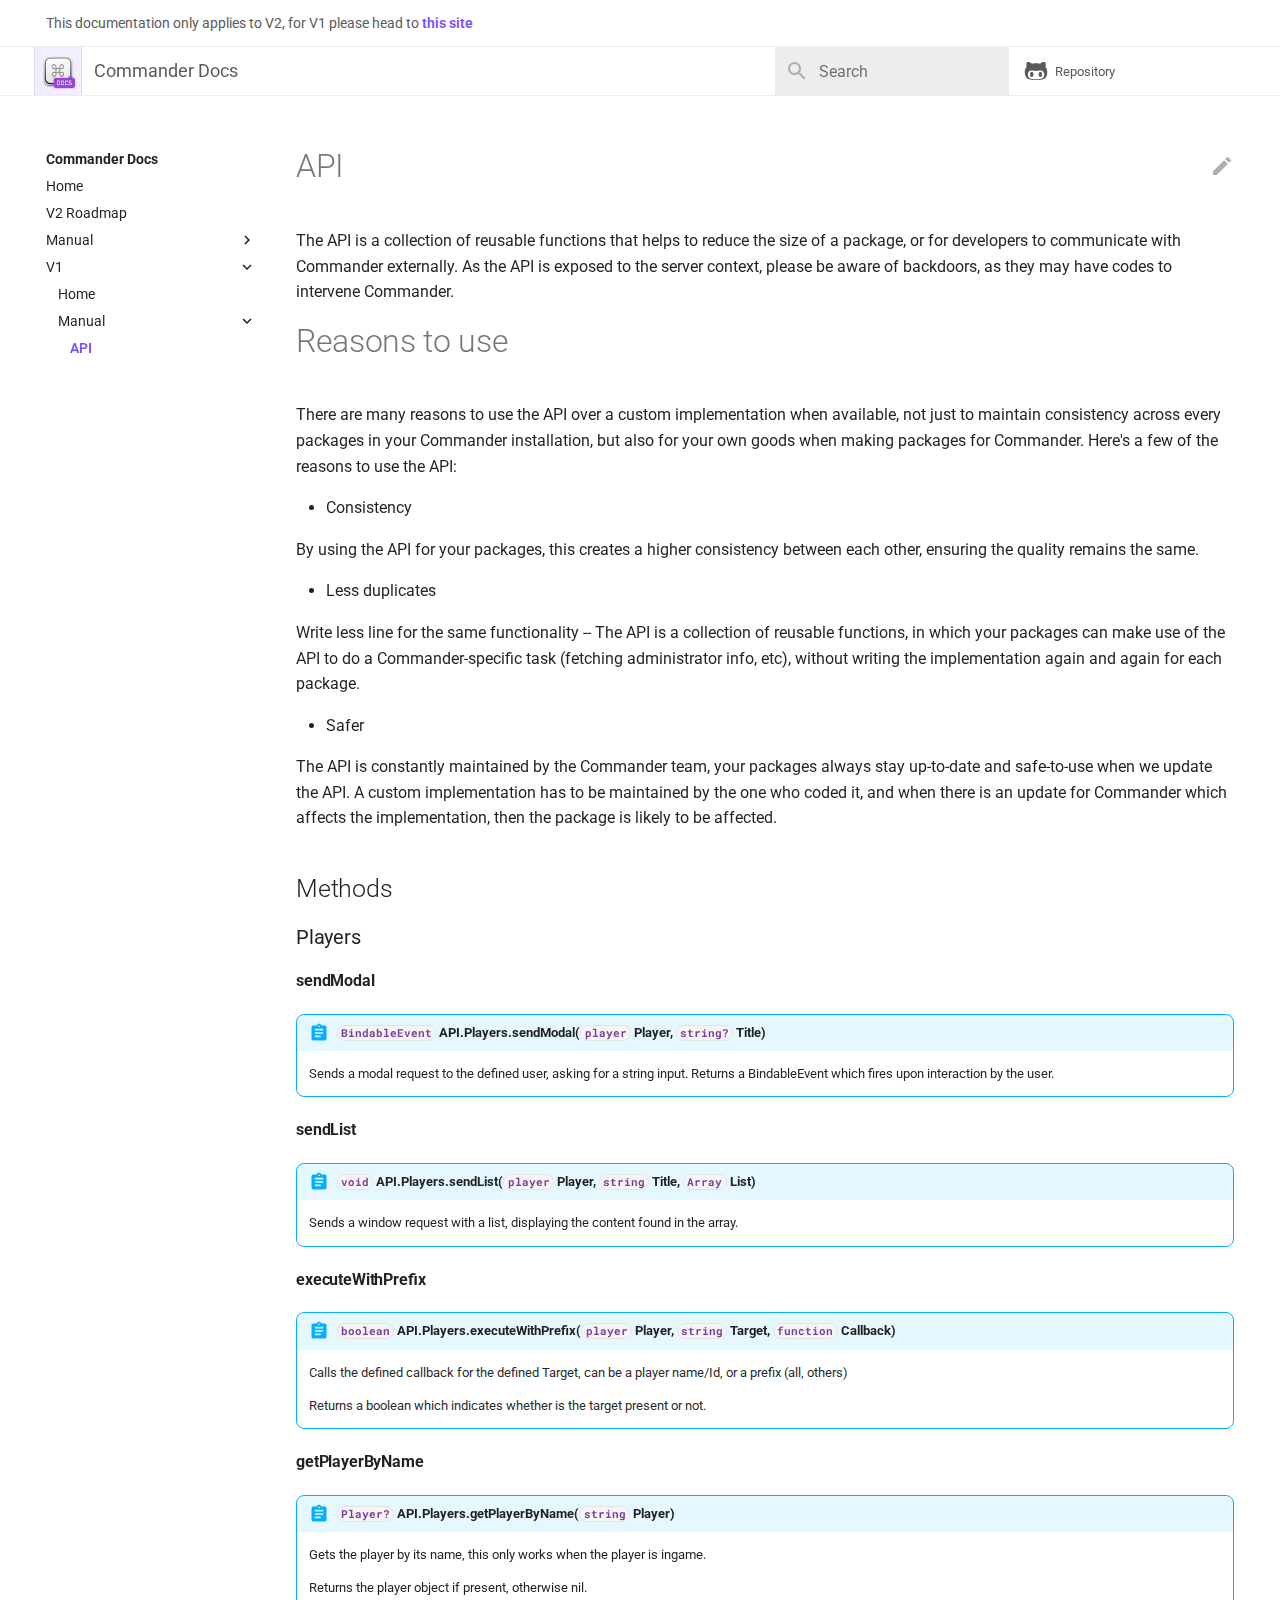
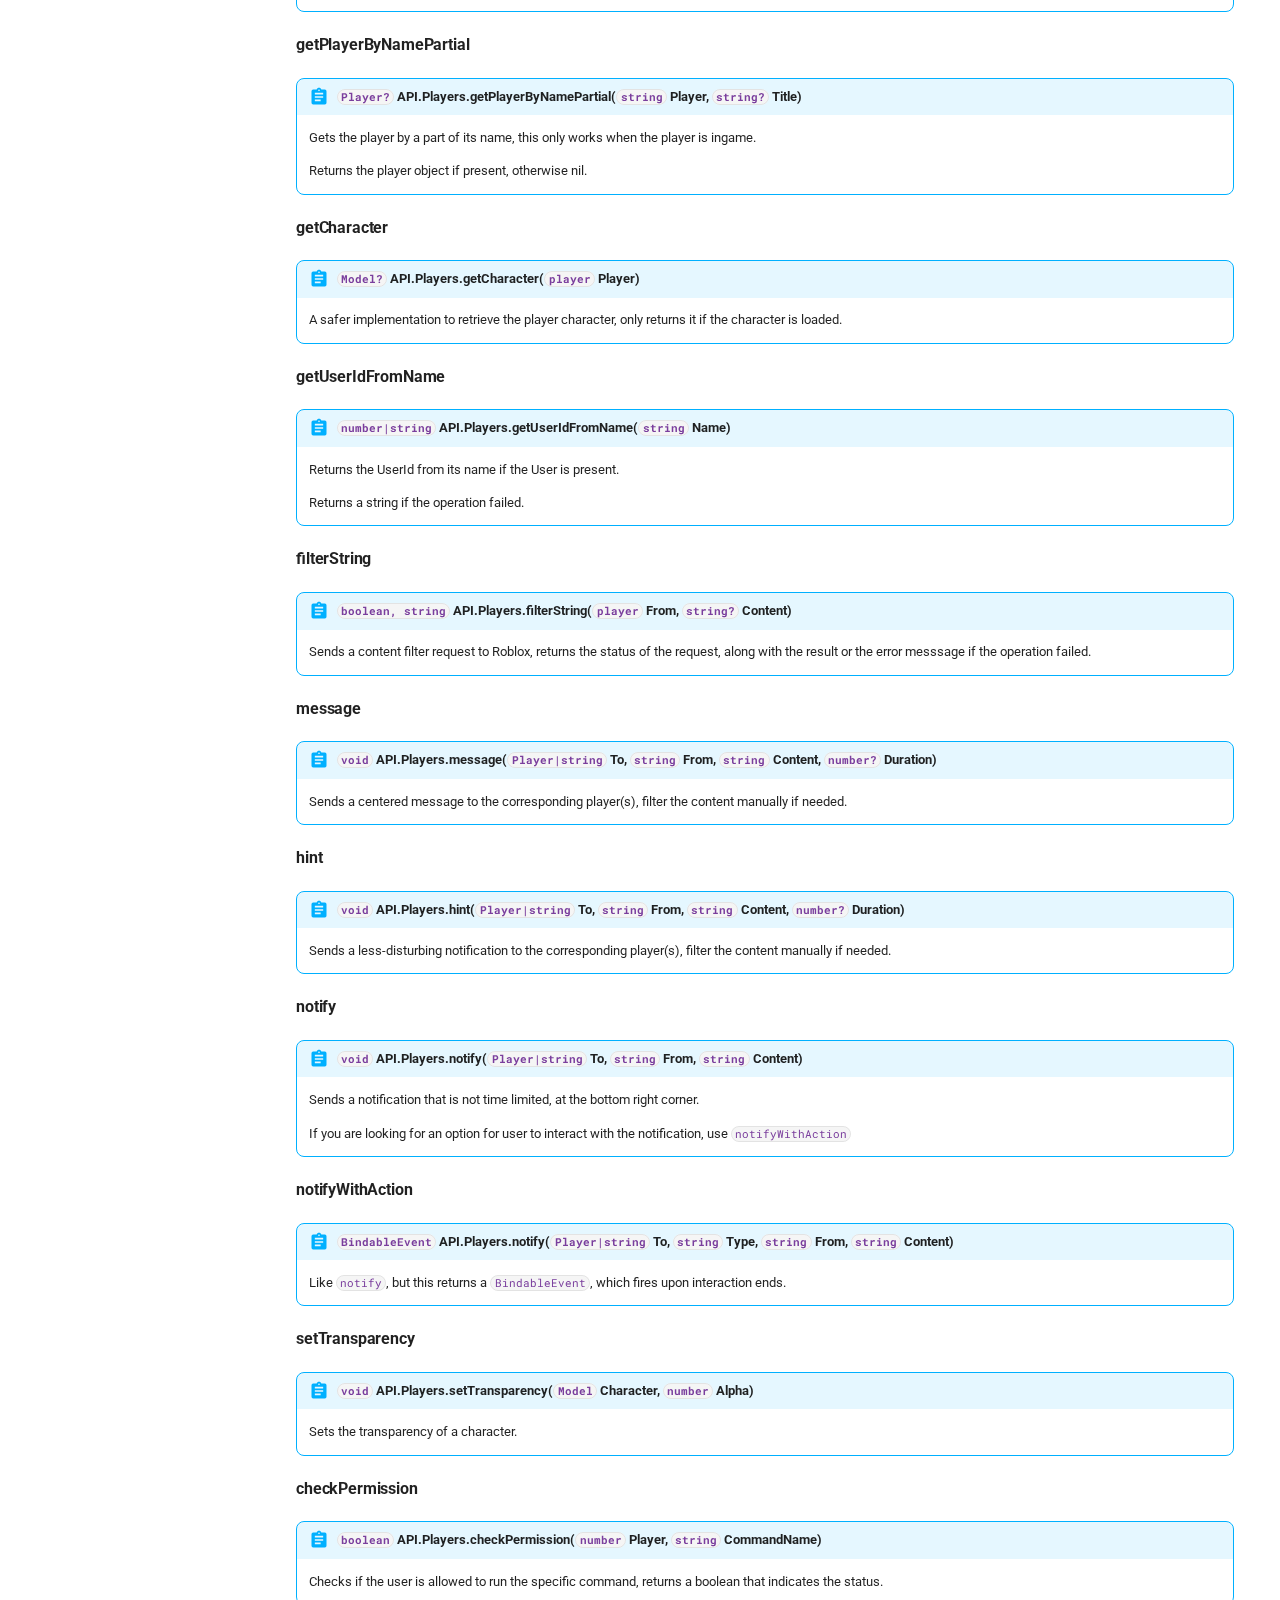
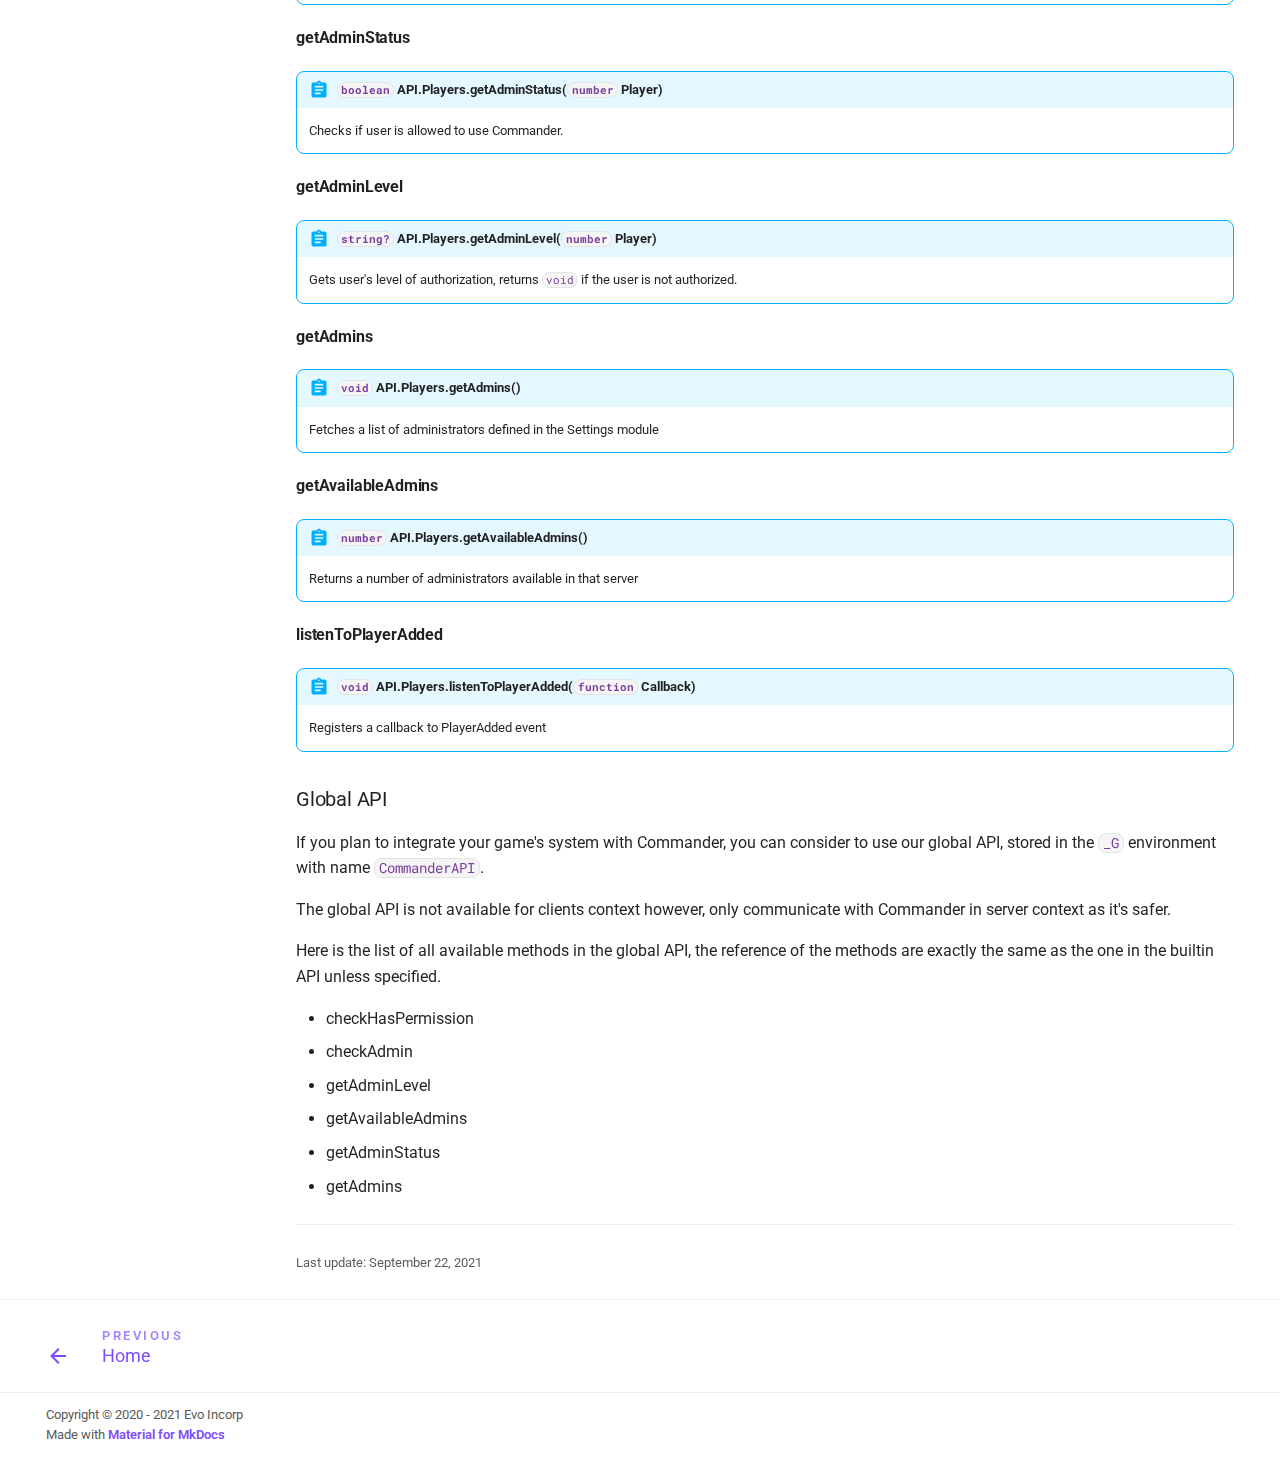
<file: v1/manual/api/index.html>
<!doctype html>
<html lang="en" class="no-js">
  <head>
    
      <meta charset="utf-8">
      <meta name="viewport" content="width=device-width,initial-scale=1">
      
        <meta name="description" content="Open Source Administration Panel; Documentation for Commander 5">
      
      
      
        <meta name="author" content="Evo Incorp">
      
      
      <link rel="icon" href="../../../assets/images/logo.png">
      <meta name="generator" content="mkdocs-1.2.2, mkdocs-material-7.2.8">
    
    
      
        <title>API - Commander Docs</title>
      
    
    
      <link rel="stylesheet" href="../../../assets/stylesheets/main.92558b1b.min.css">
      
        
        <link rel="stylesheet" href="../../../assets/stylesheets/palette.3f5d1f46.min.css">
        
          
          
          <meta name="theme-color" content="#ffffff">
        
      
    
    
    
      
        
        <link rel="preconnect" href="https://fonts.gstatic.com" crossorigin>
        <link rel="stylesheet" href="https://fonts.googleapis.com/css?family=Roboto:300,400,400i,700%7CRoboto+Mono&display=fallback">
        <style>:root{--md-text-font-family:"Roboto";--md-code-font-family:"Roboto Mono"}</style>
      
    
    
    
      <link rel="stylesheet" href="../../../stylesheets/custom.css">
    
    
      


    
    
  </head>
  
  
    
    
    
    
    
    <body dir="ltr" data-md-color-scheme="default" data-md-color-primary="white" data-md-color-accent="deep-purple">
  
    
    <script>function __prefix(e){return new URL("../../..",location).pathname+"."+e}function __get(e,t=localStorage){return JSON.parse(t.getItem(__prefix(e)))}</script>
    
    <input class="md-toggle" data-md-toggle="drawer" type="checkbox" id="__drawer" autocomplete="off">
    <input class="md-toggle" data-md-toggle="search" type="checkbox" id="__search" autocomplete="off">
    <label class="md-overlay" for="__drawer"></label>
    <div data-md-component="skip">
      
        
        <a href="#api" class="md-skip">
          Skip to content
        </a>
      
    </div>
    <div data-md-component="announce">
      
        <aside class="md-banner md-announce">
          <div class="md-banner__inner md-announce__inner md-grid md-typeset">
            
This documentation only applies to V2, for V1 please head to <a href="https://commander-4.vercel.app">this site</a>

          </div>
        </aside>
      
    </div>
    
      <header class="md-header" data-md-component="header">
  <nav class="md-header__inner md-grid" aria-label="Header">
    <a href="../../.." title="Commander Docs" class="md-header__button md-logo" aria-label="Commander Docs" data-md-component="logo">
      
  <img src="../../../assets/images/logo.png" alt="logo">

    </a>
    <label class="md-header__button md-icon" for="__drawer">
      <svg xmlns="http://www.w3.org/2000/svg" viewBox="0 0 24 24"><path d="M3 6h18v2H3V6m0 5h18v2H3v-2m0 5h18v2H3v-2z"/></svg>
    </label>
    <div class="md-header__title" data-md-component="header-title">
      <div class="md-header__ellipsis">
        <div class="md-header__topic">
          <span class="md-ellipsis">
            Commander Docs
          </span>
        </div>
        <div class="md-header__topic" data-md-component="header-topic">
          <span class="md-ellipsis">
            
              API
            
          </span>
        </div>
      </div>
    </div>
    
    
    
      <label class="md-header__button md-icon" for="__search">
        <svg xmlns="http://www.w3.org/2000/svg" viewBox="0 0 24 24"><path d="M9.5 3A6.5 6.5 0 0 1 16 9.5c0 1.61-.59 3.09-1.56 4.23l.27.27h.79l5 5-1.5 1.5-5-5v-.79l-.27-.27A6.516 6.516 0 0 1 9.5 16 6.5 6.5 0 0 1 3 9.5 6.5 6.5 0 0 1 9.5 3m0 2C7 5 5 7 5 9.5S7 14 9.5 14 14 12 14 9.5 12 5 9.5 5z"/></svg>
      </label>
      
<div class="md-search" data-md-component="search" role="dialog">
  <label class="md-search__overlay" for="__search"></label>
  <div class="md-search__inner" role="search">
    <form class="md-search__form" name="search">
      <input type="text" class="md-search__input" name="query" aria-label="Search" placeholder="Search" autocapitalize="off" autocorrect="off" autocomplete="off" spellcheck="false" data-md-component="search-query" required>
      <label class="md-search__icon md-icon" for="__search">
        <svg xmlns="http://www.w3.org/2000/svg" viewBox="0 0 24 24"><path d="M9.5 3A6.5 6.5 0 0 1 16 9.5c0 1.61-.59 3.09-1.56 4.23l.27.27h.79l5 5-1.5 1.5-5-5v-.79l-.27-.27A6.516 6.516 0 0 1 9.5 16 6.5 6.5 0 0 1 3 9.5 6.5 6.5 0 0 1 9.5 3m0 2C7 5 5 7 5 9.5S7 14 9.5 14 14 12 14 9.5 12 5 9.5 5z"/></svg>
        <svg xmlns="http://www.w3.org/2000/svg" viewBox="0 0 24 24"><path d="M20 11v2H8l5.5 5.5-1.42 1.42L4.16 12l7.92-7.92L13.5 5.5 8 11h12z"/></svg>
      </label>
      <nav class="md-search__options" aria-label="Search">
        
        <button type="reset" class="md-search__icon md-icon" aria-label="Clear" tabindex="-1">
          <svg xmlns="http://www.w3.org/2000/svg" viewBox="0 0 24 24"><path d="M19 6.41 17.59 5 12 10.59 6.41 5 5 6.41 10.59 12 5 17.59 6.41 19 12 13.41 17.59 19 19 17.59 13.41 12 19 6.41z"/></svg>
        </button>
      </nav>
      
    </form>
    <div class="md-search__output">
      <div class="md-search__scrollwrap" data-md-scrollfix>
        <div class="md-search-result" data-md-component="search-result">
          <div class="md-search-result__meta">
            Initializing search
          </div>
          <ol class="md-search-result__list"></ol>
        </div>
      </div>
    </div>
  </div>
</div>
    
    
      <div class="md-header__source">
        
<a href="https://github.com/evoincorp/commander/" title="Go to repository" class="md-source" data-md-component="source">
  <div class="md-source__icon md-icon">
    
    <svg xmlns="http://www.w3.org/2000/svg" viewBox="0 0 480 512"><path d="M186.1 328.7c0 20.9-10.9 55.1-36.7 55.1s-36.7-34.2-36.7-55.1 10.9-55.1 36.7-55.1 36.7 34.2 36.7 55.1zM480 278.2c0 31.9-3.2 65.7-17.5 95-37.9 76.6-142.1 74.8-216.7 74.8-75.8 0-186.2 2.7-225.6-74.8-14.6-29-20.2-63.1-20.2-95 0-41.9 13.9-81.5 41.5-113.6-5.2-15.8-7.7-32.4-7.7-48.8 0-21.5 4.9-32.3 14.6-51.8 45.3 0 74.3 9 108.8 36 29-6.9 58.8-10 88.7-10 27 0 54.2 2.9 80.4 9.2 34-26.7 63-35.2 107.8-35.2 9.8 19.5 14.6 30.3 14.6 51.8 0 16.4-2.6 32.7-7.7 48.2 27.5 32.4 39 72.3 39 114.2zm-64.3 50.5c0-43.9-26.7-82.6-73.5-82.6-18.9 0-37 3.4-56 6-14.9 2.3-29.8 3.2-45.1 3.2-15.2 0-30.1-.9-45.1-3.2-18.7-2.6-37-6-56-6-46.8 0-73.5 38.7-73.5 82.6 0 87.8 80.4 101.3 150.4 101.3h48.2c70.3 0 150.6-13.4 150.6-101.3zm-82.6-55.1c-25.8 0-36.7 34.2-36.7 55.1s10.9 55.1 36.7 55.1 36.7-34.2 36.7-55.1-10.9-55.1-36.7-55.1z"/></svg>
  </div>
  <div class="md-source__repository">
    Repository
  </div>
</a>
      </div>
    
  </nav>
</header>
    
    <div class="md-container" data-md-component="container">
      
      
        
      
      <main class="md-main" data-md-component="main">
        <div class="md-main__inner md-grid">
          
            
              
              <div class="md-sidebar md-sidebar--primary" data-md-component="sidebar" data-md-type="navigation" >
                <div class="md-sidebar__scrollwrap">
                  <div class="md-sidebar__inner">
                    


  

<nav class="md-nav md-nav--primary md-nav--integrated" aria-label="Navigation" data-md-level="0">
  <label class="md-nav__title" for="__drawer">
    <a href="../../.." title="Commander Docs" class="md-nav__button md-logo" aria-label="Commander Docs" data-md-component="logo">
      
  <img src="../../../assets/images/logo.png" alt="logo">

    </a>
    Commander Docs
  </label>
  
    <div class="md-nav__source">
      
<a href="https://github.com/evoincorp/commander/" title="Go to repository" class="md-source" data-md-component="source">
  <div class="md-source__icon md-icon">
    
    <svg xmlns="http://www.w3.org/2000/svg" viewBox="0 0 480 512"><path d="M186.1 328.7c0 20.9-10.9 55.1-36.7 55.1s-36.7-34.2-36.7-55.1 10.9-55.1 36.7-55.1 36.7 34.2 36.7 55.1zM480 278.2c0 31.9-3.2 65.7-17.5 95-37.9 76.6-142.1 74.8-216.7 74.8-75.8 0-186.2 2.7-225.6-74.8-14.6-29-20.2-63.1-20.2-95 0-41.9 13.9-81.5 41.5-113.6-5.2-15.8-7.7-32.4-7.7-48.8 0-21.5 4.9-32.3 14.6-51.8 45.3 0 74.3 9 108.8 36 29-6.9 58.8-10 88.7-10 27 0 54.2 2.9 80.4 9.2 34-26.7 63-35.2 107.8-35.2 9.8 19.5 14.6 30.3 14.6 51.8 0 16.4-2.6 32.7-7.7 48.2 27.5 32.4 39 72.3 39 114.2zm-64.3 50.5c0-43.9-26.7-82.6-73.5-82.6-18.9 0-37 3.4-56 6-14.9 2.3-29.8 3.2-45.1 3.2-15.2 0-30.1-.9-45.1-3.2-18.7-2.6-37-6-56-6-46.8 0-73.5 38.7-73.5 82.6 0 87.8 80.4 101.3 150.4 101.3h48.2c70.3 0 150.6-13.4 150.6-101.3zm-82.6-55.1c-25.8 0-36.7 34.2-36.7 55.1s10.9 55.1 36.7 55.1 36.7-34.2 36.7-55.1-10.9-55.1-36.7-55.1z"/></svg>
  </div>
  <div class="md-source__repository">
    Repository
  </div>
</a>
    </div>
  
  <ul class="md-nav__list" data-md-scrollfix>
    
      
      
      

  
  
  
    <li class="md-nav__item">
      <a href="../../.." class="md-nav__link">
        Home
      </a>
    </li>
  

    
      
      
      

  
  
  
    <li class="md-nav__item">
      <a href="../../../roadmap/" class="md-nav__link">
        V2 Roadmap
      </a>
    </li>
  

    
      
      
      

  
  
  
    
    <li class="md-nav__item md-nav__item--nested">
      
      
        <input class="md-nav__toggle md-toggle" data-md-toggle="__nav_3" type="checkbox" id="__nav_3" >
      
      <label class="md-nav__link" for="__nav_3">
        Manual
        <span class="md-nav__icon md-icon"></span>
      </label>
      <nav class="md-nav" aria-label="Manual" data-md-level="1">
        <label class="md-nav__title" for="__nav_3">
          <span class="md-nav__icon md-icon"></span>
          Manual
        </label>
        <ul class="md-nav__list" data-md-scrollfix>
          
            
  
  
  
    <li class="md-nav__item">
      <a href="../../../manual/api/" class="md-nav__link">
        API
      </a>
    </li>
  

          
            
  
  
  
    <li class="md-nav__item">
      <a href="../../../manual/packages/" class="md-nav__link">
        Packages
      </a>
    </li>
  

          
            
  
  
  
    <li class="md-nav__item">
      <a href="../../../manual/plugins/" class="md-nav__link">
        Plugins
      </a>
    </li>
  

          
        </ul>
      </nav>
    </li>
  

    
      
      
      

  
  
    
  
  
    
    <li class="md-nav__item md-nav__item--active md-nav__item--nested">
      
      
        <input class="md-nav__toggle md-toggle" data-md-toggle="__nav_4" type="checkbox" id="__nav_4" checked>
      
      <label class="md-nav__link" for="__nav_4">
        V1
        <span class="md-nav__icon md-icon"></span>
      </label>
      <nav class="md-nav" aria-label="V1" data-md-level="1">
        <label class="md-nav__title" for="__nav_4">
          <span class="md-nav__icon md-icon"></span>
          V1
        </label>
        <ul class="md-nav__list" data-md-scrollfix>
          
            
  
  
  
    <li class="md-nav__item">
      <a href="../../" class="md-nav__link">
        Home
      </a>
    </li>
  

          
            
  
  
    
  
  
    
    <li class="md-nav__item md-nav__item--active md-nav__item--nested">
      
      
        <input class="md-nav__toggle md-toggle" data-md-toggle="__nav_4_2" type="checkbox" id="__nav_4_2" checked>
      
      <label class="md-nav__link" for="__nav_4_2">
        Manual
        <span class="md-nav__icon md-icon"></span>
      </label>
      <nav class="md-nav" aria-label="Manual" data-md-level="2">
        <label class="md-nav__title" for="__nav_4_2">
          <span class="md-nav__icon md-icon"></span>
          Manual
        </label>
        <ul class="md-nav__list" data-md-scrollfix>
          
            
  
  
    
  
  
    <li class="md-nav__item md-nav__item--active">
      
      <input class="md-nav__toggle md-toggle" data-md-toggle="toc" type="checkbox" id="__toc">
      
      
        
      
      
      <a href="./" class="md-nav__link md-nav__link--active">
        API
      </a>
      
    </li>
  

          
        </ul>
      </nav>
    </li>
  

          
        </ul>
      </nav>
    </li>
  

    
  </ul>
</nav>
                  </div>
                </div>
              </div>
            
            
          
          <div class="md-content" data-md-component="content">
            <article class="md-content__inner md-typeset">
              
                
                  <a href="https://github.com/evoincorp/commander/edit/main/docs/v1/manual/api.md" title="Edit this page" class="md-content__button md-icon">
                    <svg xmlns="http://www.w3.org/2000/svg" viewBox="0 0 24 24"><path d="M20.71 7.04c.39-.39.39-1.04 0-1.41l-2.34-2.34c-.37-.39-1.02-.39-1.41 0l-1.84 1.83 3.75 3.75M3 17.25V21h3.75L17.81 9.93l-3.75-3.75L3 17.25z"/></svg>
                  </a>
                
                
                <h1 id="api">API<a class="headerlink" href="#api" title="Permanent link">&para;</a></h1>
<p>The API is a collection of reusable functions that helps to reduce the size of a package, or for developers to communicate with Commander externally. As the API is exposed to the server context, please be aware of backdoors, as they may have codes to intervene Commander.</p>
<h1 id="reasons-to-use">Reasons to use<a class="headerlink" href="#reasons-to-use" title="Permanent link">&para;</a></h1>
<p>There are many reasons to use the API over a custom implementation when available, not just to maintain consistency across every packages in your Commander installation, but also for your own goods when making packages for Commander. Here's a few of the reasons to use the API:</p>
<ul>
<li>Consistency</li>
</ul>
<p>By using the API for your packages, this creates a higher consistency between each other, ensuring the quality remains the same.</p>
<ul>
<li>Less duplicates</li>
</ul>
<p>Write less line for the same functionality -- The API is a collection of reusable functions, in which your packages can make use of the API to do a Commander-specific task (fetching administrator info, etc), without writing the implementation again and again for each package.</p>
<ul>
<li>Safer</li>
</ul>
<p>The API is constantly maintained by the Commander team, your packages always stay up-to-date and safe-to-use when we update the API. A custom implementation has to be maintained by the one who coded it, and when there is an update for Commander which affects the implementation, then the package is likely to be affected.</p>
<h2 id="methods">Methods<a class="headerlink" href="#methods" title="Permanent link">&para;</a></h2>
<h3 id="players">Players<a class="headerlink" href="#players" title="Permanent link">&para;</a></h3>
<h4 id="sendmodal">sendModal<a class="headerlink" href="#sendmodal" title="Permanent link">&para;</a></h4>
<div class="admonition abstract">
<p class="admonition-title"><code>BindableEvent</code> API.Players.sendModal(<code>player</code> Player, <code>string?</code> Title)</p>
<p>Sends a modal request to the defined user, asking for a string input. Returns a BindableEvent which fires upon interaction by the user.</p>
</div>
<h4 id="sendlist">sendList<a class="headerlink" href="#sendlist" title="Permanent link">&para;</a></h4>
<div class="admonition abstract">
<p class="admonition-title"><code>void</code> API.Players.sendList(<code>player</code> Player, <code>string</code> Title, <code>Array</code> List)</p>
<p>Sends a window request with a list, displaying the content found in the array.</p>
</div>
<h4 id="executewithprefix">executeWithPrefix<a class="headerlink" href="#executewithprefix" title="Permanent link">&para;</a></h4>
<div class="admonition abstract">
<p class="admonition-title"><code>boolean</code> API.Players.executeWithPrefix(<code>player</code> Player, <code>string</code> Target, <code>function</code> Callback)</p>
<p>Calls the defined callback for the defined Target, can be a player name/Id, or a prefix (all, others)</p>
<p>Returns a boolean which indicates whether is the target present or not.</p>
</div>
<h4 id="getplayerbyname">getPlayerByName<a class="headerlink" href="#getplayerbyname" title="Permanent link">&para;</a></h4>
<div class="admonition abstract">
<p class="admonition-title"><code>Player?</code> API.Players.getPlayerByName(<code>string</code> Player)</p>
<p>Gets the player by its name, this only works when the player is ingame.</p>
<p>Returns the player object if present, otherwise nil.</p>
</div>
<h4 id="getplayerbynamepartial">getPlayerByNamePartial<a class="headerlink" href="#getplayerbynamepartial" title="Permanent link">&para;</a></h4>
<div class="admonition abstract">
<p class="admonition-title"><code>Player?</code> API.Players.getPlayerByNamePartial(<code>string</code> Player, <code>string?</code> Title)</p>
<p>Gets the player by a part of its name, this only works when the player is ingame.</p>
<p>Returns the player object if present, otherwise nil.</p>
</div>
<h4 id="getcharacter">getCharacter<a class="headerlink" href="#getcharacter" title="Permanent link">&para;</a></h4>
<div class="admonition abstract">
<p class="admonition-title"><code>Model?</code> API.Players.getCharacter(<code>player</code> Player)</p>
<p>A safer implementation to retrieve the player character, only returns it if the character is loaded.</p>
</div>
<h4 id="getuseridfromname">getUserIdFromName<a class="headerlink" href="#getuseridfromname" title="Permanent link">&para;</a></h4>
<div class="admonition abstract">
<p class="admonition-title"><code>number|string</code> API.Players.getUserIdFromName(<code>string</code> Name)</p>
<p>Returns the UserId from its name if the User is present.</p>
<p>Returns a string if the operation failed.</p>
</div>
<h4 id="filterstring">filterString<a class="headerlink" href="#filterstring" title="Permanent link">&para;</a></h4>
<div class="admonition abstract">
<p class="admonition-title"><code>boolean, string</code> API.Players.filterString(<code>player</code> From, <code>string?</code> Content)</p>
<p>Sends a content filter request to Roblox, returns the status of the request, along with the result or the error messsage if the operation failed.</p>
</div>
<h4 id="message">message<a class="headerlink" href="#message" title="Permanent link">&para;</a></h4>
<div class="admonition abstract">
<p class="admonition-title"><code>void</code> API.Players.message(<code>Player|string</code> To, <code>string</code> From, <code>string</code> Content, <code>number?</code> Duration)</p>
<p>Sends a centered message to the corresponding player(s), filter the content manually if needed.</p>
</div>
<h4 id="hint">hint<a class="headerlink" href="#hint" title="Permanent link">&para;</a></h4>
<div class="admonition abstract">
<p class="admonition-title"><code>void</code> API.Players.hint(<code>Player|string</code> To, <code>string</code> From, <code>string</code> Content, <code>number?</code> Duration)</p>
<p>Sends a less-disturbing notification to the corresponding player(s), filter the content manually if needed.</p>
</div>
<h4 id="notify">notify<a class="headerlink" href="#notify" title="Permanent link">&para;</a></h4>
<div class="admonition abstract">
<p class="admonition-title"><code>void</code> API.Players.notify(<code>Player|string</code> To, <code>string</code> From, <code>string</code> Content)</p>
<p>Sends a notification that is not time limited, at the bottom right corner.</p>
<p>If you are looking for an option for user to interact with the notification, use <code>notifyWithAction</code></p>
</div>
<h4 id="notifywithaction">notifyWithAction<a class="headerlink" href="#notifywithaction" title="Permanent link">&para;</a></h4>
<div class="admonition abstract">
<p class="admonition-title"><code>BindableEvent</code> API.Players.notify(<code>Player|string</code> To, <code>string</code> Type, <code>string</code> From, <code>string</code> Content)</p>
<p>Like <code>notify</code>, but this returns a <code>BindableEvent</code>, which fires upon interaction ends.</p>
</div>
<h4 id="settransparency">setTransparency<a class="headerlink" href="#settransparency" title="Permanent link">&para;</a></h4>
<div class="admonition abstract">
<p class="admonition-title"><code>void</code> API.Players.setTransparency(<code>Model</code> Character, <code>number</code> Alpha)</p>
<p>Sets the transparency of a character.</p>
</div>
<h4 id="checkpermission">checkPermission<a class="headerlink" href="#checkpermission" title="Permanent link">&para;</a></h4>
<div class="admonition abstract">
<p class="admonition-title"><code>boolean</code> API.Players.checkPermission(<code>number</code> Player, <code>string</code> CommandName)</p>
<p>Checks if the user is allowed to run the specific command, returns a boolean that indicates the status.</p>
</div>
<h4 id="getadminstatus">getAdminStatus<a class="headerlink" href="#getadminstatus" title="Permanent link">&para;</a></h4>
<div class="admonition abstract">
<p class="admonition-title"><code>boolean</code> API.Players.getAdminStatus(<code>number</code> Player)</p>
<p>Checks if user is allowed to use Commander.</p>
</div>
<h4 id="getadminlevel">getAdminLevel<a class="headerlink" href="#getadminlevel" title="Permanent link">&para;</a></h4>
<div class="admonition abstract">
<p class="admonition-title"><code>string?</code> API.Players.getAdminLevel(<code>number</code> Player)</p>
<p>Gets user's level of authorization, returns <code>void</code> if the user is not authorized.</p>
</div>
<h4 id="getadmins">getAdmins<a class="headerlink" href="#getadmins" title="Permanent link">&para;</a></h4>
<div class="admonition abstract">
<p class="admonition-title"><code>void</code> API.Players.getAdmins()</p>
<p>Fetches a list of administrators defined in the Settings module</p>
</div>
<h4 id="getavailableadmins">getAvailableAdmins<a class="headerlink" href="#getavailableadmins" title="Permanent link">&para;</a></h4>
<div class="admonition abstract">
<p class="admonition-title"><code>number</code> API.Players.getAvailableAdmins()</p>
<p>Returns a number of administrators available in that server</p>
</div>
<h4 id="listentoplayeradded">listenToPlayerAdded<a class="headerlink" href="#listentoplayeradded" title="Permanent link">&para;</a></h4>
<div class="admonition abstract">
<p class="admonition-title"><code>void</code> API.Players.listenToPlayerAdded(<code>function</code> Callback)</p>
<p>Registers a callback to PlayerAdded event</p>
</div>
<h3 id="global-api">Global API<a class="headerlink" href="#global-api" title="Permanent link">&para;</a></h3>
<p>If you plan to integrate your game's system with Commander, you can consider to use our global API, stored in the <code>_G</code> environment with name <code>CommanderAPI</code>.</p>
<p>The global API is not available for clients context however, only communicate with Commander in server context as it's safer.</p>
<p>Here is the list of all available methods in the global API, the reference of the methods are exactly the same as the one in the builtin API unless specified.</p>
<ul>
<li>checkHasPermission</li>
<li>checkAdmin</li>
<li>getAdminLevel</li>
<li>getAvailableAdmins</li>
<li>getAdminStatus</li>
<li>getAdmins</li>
</ul>
                
                  
                    

<hr>
<div class="md-source-date">
  <small>
    
      Last update: <span class="git-revision-date-localized-plugin git-revision-date-localized-plugin-date">September 22, 2021</span>
      
    
  </small>
</div>
                  
                
              
              
                


              
            </article>
          </div>
        </div>
        
          <a href="#" class="md-top md-icon" data-md-component="top" data-md-state="hidden">
            <svg xmlns="http://www.w3.org/2000/svg" viewBox="0 0 24 24"><path d="M13 20h-2V8l-5.5 5.5-1.42-1.42L12 4.16l7.92 7.92-1.42 1.42L13 8v12z"/></svg>
            Back to top
          </a>
        
      </main>
      
        
<footer class="md-footer">
  
    <nav class="md-footer__inner md-grid" aria-label="Footer">
      
        
        <a href="../../" class="md-footer__link md-footer__link--prev" aria-label="Previous: Home" rel="prev">
          <div class="md-footer__button md-icon">
            <svg xmlns="http://www.w3.org/2000/svg" viewBox="0 0 24 24"><path d="M20 11v2H8l5.5 5.5-1.42 1.42L4.16 12l7.92-7.92L13.5 5.5 8 11h12z"/></svg>
          </div>
          <div class="md-footer__title">
            <div class="md-ellipsis">
              <span class="md-footer__direction">
                Previous
              </span>
              Home
            </div>
          </div>
        </a>
      
      
    </nav>
  
  <div class="md-footer-meta md-typeset">
    <div class="md-footer-meta__inner md-grid">
      <div class="md-footer-copyright">
        
          <div class="md-footer-copyright__highlight">
            Copyright &copy; 2020 - 2021 Evo Incorp
          </div>
        
        Made with
        <a href="https://squidfunk.github.io/mkdocs-material/" target="_blank" rel="noopener">
          Material for MkDocs
        </a>
        
      </div>
      
    </div>
  </div>
</footer>
      
    </div>
    <div class="md-dialog" data-md-component="dialog">
      <div class="md-dialog__inner md-typeset"></div>
    </div>
    <script id="__config" type="application/json">{"base": "../../..", "features": ["navigation.instant", "navigation.tracking", "navigation.top", "toc.integrate"], "translations": {"clipboard.copy": "Copy to clipboard", "clipboard.copied": "Copied to clipboard", "search.config.lang": "en", "search.config.pipeline": "trimmer, stopWordFilter", "search.config.separator": "[\\s\\-]+", "search.placeholder": "Search", "search.result.placeholder": "Type to start searching", "search.result.none": "No matching documents", "search.result.one": "1 matching document", "search.result.other": "# matching documents", "search.result.more.one": "1 more on this page", "search.result.more.other": "# more on this page", "search.result.term.missing": "Missing", "select.version.title": "Select version"}, "search": "../../../assets/javascripts/workers/search.94ec81fe.min.js", "version": null}</script>
    
    
      <script src="../../../assets/javascripts/bundle.48dfec6c.min.js"></script>
      
    
  </body>
</html>
</file>
<file: stylesheets/custom.css>
body {
    background-color: #ffffff;
    scroll-behavior: smooth;
}

[data-md-color-primary="white"] {
    --md-typeset-a-color: var(--md-accent-fg-color);
}

.md-overlay {
    -webkit-backdrop-filter: blur(6px);
    backdrop-filter: blur(6px);
    background-color: rgba(0,0,0,.65)
}

.md-search__overlay {
    background-color: rgba(0,0,0,.15);
    top: 4.8rem;
}

.md-search-result__meta {
    background-color: var(--md-accent-fg-color);
    color: #ffffff
}

[data-md-toggle="search"]:checked ~ .md-header .md-search__output {
    box-shadow: none;
}

[data-md-toggle="search"]:checked ~ .md-header .md-search__input {
    box-shadow: none;
    background-color: rgba(0,0,0,.07);
    border-radius: 0;
}

[data-md-color-primary="white"] .md-search__input:hover {
    background-color: rgba(0,0,0,.1)
}

[data-md-color-primary="white"] .md-search__input + .md-search__icon {
    color: #acacac
}

.md-header__button.md-logo img, .md-header__button.md-logo svg {
    width: 1.8rem;
    height: 1.8rem;
    position: absolute;
    top: 11.5%;
    left: 11%
}

.md-header__button.md-logo {
    border-left: .05rem solid var(--md-default-fg-color--lightest);
    border-right: .05rem solid var(--md-default-fg-color--lightest);
    padding: 0;
    margin: 0;
    width: 2.4rem;
    height: 2.4rem;
    background-color: var(--md-accent-fg-color--transparent)
}


.md-header__title {
    margin-left: 0.6rem;
    font-weight: 400;
}

.md-header__source {
    margin-left: 0.15rem;
}

.md-header {
    border-bottom: .05rem solid var(--md-default-fg-color--lightest);
    color: #5a5a5a
}

.md-typeset table:not([class]) {
    border: .05rem solid var(--md-default-fg-color--lightest);
    box-shadow: none;
    border-radius: .35rem
}

.md-typeset table:not([class]) th {
    background-color: var(--lt-color-gray-100);
    color: var(--lt-color-gray-800);
    font-weight: 600;
    border-left: .05rem solid var(--md-default-fg-color--lightest);
    border-bottom: .05rem solid var(--md-default-fg-color--lightest);
}

.md-typeset table:not([class]) th:nth-child(1) {
    border-left: 0
}

.md-typeset table:not([class]) td {
    border-left: .05rem solid var(--md-default-fg-color--lightest);
}

.md-typeset table:not([class]) td:nth-child(1) {
    border-left: 0
}

.md-nav__item .md-nav__link--active {
    font-weight: 600
}

.md-typeset a {
    font-weight: 600;
}

.md-top {
    border-radius: 0.5rem;
    padding: 0.4rem 1.2rem 0.4rem 1rem
}

.md-announce {
    background-color: #ffffff;
    border-bottom: .05rem solid var(--md-default-fg-color--lightest)
}

.md-announce__inner {
    color: #5a5a5a
}

.md-announce__inner a {
    color: var(--md-accent-fg-color);
}

.md-search {
    padding: 0
}

.md-search__inner {
    padding: 0
}

.md-search__input {
    border: 0;
    height: 2.4rem;
    transition: none;
}

.md-search__form .md-icon {
    top: 0.6rem;
}

.md-search__options {
    top: 0.6rem;
}

.md-search__form {
    height: 2.4rem;
    border-radius: 0
}

.md-search__output {
    top: 2.4rem;
    border-radius: 0;
    box-shadow: 0 6px 10px 0 rgba(0,0,0,.14),0 1px 18px 0 rgba(0,0,0,.12),0 3px 5px -1px rgba(0,0,0,.4)
}

.md-footer {
    border-top: .05rem solid var(--md-default-fg-color--lightest);
    background-color: #ffffff;
    color: var(--md-accent-fg-color);
}

.md-footer-meta {
    border-top: .05rem solid var(--md-default-fg-color--lightest);
    background-color: #ffffff;
    color: #5a5a5a;
}

.md-footer-copyright__highlight {
    color: #5a5a5a;
}

.md-footer-copyright {
    color: #5a5a5a;
}

html .md-footer-meta.md-typeset a {
    color: var(--md-accent-fg-color);
}

.md-footer__direction {
    text-transform: uppercase;
    letter-spacing: 0.2em;
    font-weight: 600;
}

.md-typeset .admonition {
    border-radius: 0.4rem;
    border: .05rem solid var(--md-default-fg-color--lightest);
    box-shadow: none;
}

/* Syntax Theme: Quiet Light */

.md-typeset code {
    background-color: #F5F5F5;
    border: .05rem solid var(--md-default-fg-color--lightest);
    border-radius: 0.4rem;
}

:root > * {
    --md-code-hl-number-color: #9C5D27;
    --md-code-hl-function-color: #AA3731;
    --md-code-hl-constant-color: #9C5D27;
    --md-code-hl-keyword-color: #4B69C6;
    --md-code-hl-string-color: #448C27;
    --md-code-hl-name-color: #7A3E9D;
    --md-code-hl-operator-color: #777777;
    --md-code-hl-punctuation-color: #777777;
    --md-code-hl-comment-color: #AAAAAA;
    --md-code-hl-generic-color: #777777;
    --md-code-hl-variable-color: #7A3E9D;
    --md-code-bg-color: #F5F5F5;
    --md-code-fg-color: #7A3E9D;
    --md-code-hl-color: #C9D0D9;
}  

.highlight .cp, .cpf, .c1 {
    font-style: italic
}

.highlight .kc {
    color: #9C5D27;
}
</file>
<file: assets/stylesheets/main.92558b1b.min.css>
@charset "UTF-8";html{-webkit-text-size-adjust:none;-moz-text-size-adjust:none;-ms-text-size-adjust:none;text-size-adjust:none;box-sizing:border-box}*,:after,:before{box-sizing:inherit}body{margin:0}a,button,input,label{-webkit-tap-highlight-color:transparent}a{color:inherit;text-decoration:none}hr{border:0;box-sizing:content-box;display:block;height:.05rem;overflow:visible;padding:0}small{font-size:80%}sub,sup{line-height:1em}img{border-style:none}table{border-collapse:separate;border-spacing:0}td,th{font-weight:400;vertical-align:top}button{background:transparent;border:0;font-family:inherit;font-size:inherit;margin:0;padding:0}input{border:0;outline:none}:root{--md-default-fg-color:rgba(0,0,0,0.87);--md-default-fg-color--light:rgba(0,0,0,0.54);--md-default-fg-color--lighter:rgba(0,0,0,0.32);--md-default-fg-color--lightest:rgba(0,0,0,0.07);--md-default-bg-color:#fff;--md-default-bg-color--light:hsla(0,0%,100%,0.7);--md-default-bg-color--lighter:hsla(0,0%,100%,0.3);--md-default-bg-color--lightest:hsla(0,0%,100%,0.12);--md-primary-fg-color:#4051b5;--md-primary-fg-color--light:#5d6cc0;--md-primary-fg-color--dark:#303fa1;--md-primary-bg-color:#fff;--md-primary-bg-color--light:hsla(0,0%,100%,0.7);--md-accent-fg-color:#526cfe;--md-accent-fg-color--transparent:rgba(82,108,254,0.1);--md-accent-bg-color:#fff;--md-accent-bg-color--light:hsla(0,0%,100%,0.7)}:root>*{--md-code-fg-color:#36464e;--md-code-bg-color:#f5f5f5;--md-code-hl-color:rgba(255,255,0,0.5);--md-code-hl-number-color:#d52a2a;--md-code-hl-special-color:#db1457;--md-code-hl-function-color:#a846b9;--md-code-hl-constant-color:#6e59d9;--md-code-hl-keyword-color:#3f6ec6;--md-code-hl-string-color:#1c7d4d;--md-code-hl-name-color:var(--md-code-fg-color);--md-code-hl-operator-color:var(--md-default-fg-color--light);--md-code-hl-punctuation-color:var(--md-default-fg-color--light);--md-code-hl-comment-color:var(--md-default-fg-color--light);--md-code-hl-generic-color:var(--md-default-fg-color--light);--md-code-hl-variable-color:var(--md-default-fg-color--light);--md-typeset-color:var(--md-default-fg-color);--md-typeset-a-color:var(--md-primary-fg-color);--md-typeset-mark-color:rgba(255,255,0,0.5);--md-typeset-del-color:hsla(6,90%,60%,0.15);--md-typeset-ins-color:rgba(11,213,112,0.15);--md-typeset-kbd-color:#fafafa;--md-typeset-kbd-accent-color:#fff;--md-typeset-kbd-border-color:#b8b8b8;--md-typeset-table-color:rgba(0,0,0,0.12);--md-admonition-fg-color:var(--md-default-fg-color);--md-admonition-bg-color:var(--md-default-bg-color);--md-footer-fg-color:#fff;--md-footer-fg-color--light:hsla(0,0%,100%,0.7);--md-footer-fg-color--lighter:hsla(0,0%,100%,0.3);--md-footer-bg-color:rgba(0,0,0,0.87);--md-footer-bg-color--dark:rgba(0,0,0,0.32)}.md-icon svg{fill:currentColor;display:block;height:1.2rem;width:1.2rem}body{-webkit-font-smoothing:antialiased;-moz-osx-font-smoothing:grayscale}body,input{font-feature-settings:"kern","liga";font-family:var(--md-text-font-family,_),-apple-system,BlinkMacSystemFont,Helvetica,Arial,sans-serif}body,code,input,kbd,pre{color:var(--md-typeset-color)}code,kbd,pre{font-feature-settings:"kern";font-family:var(--md-code-font-family,_),SFMono-Regular,Consolas,Menlo,monospace}:root{--md-typeset-table-sort-icon:url('data:image/svg+xml;charset=utf-8,<svg xmlns="http://www.w3.org/2000/svg" viewBox="0 0 24 24"><path d="m18 21-4-4h3V7h-3l4-4 4 4h-3v10h3M2 19v-2h10v2M2 13v-2h7v2M2 7V5h4v2H2z"/></svg>');--md-typeset-table-sort-icon--asc:url('data:image/svg+xml;charset=utf-8,<svg xmlns="http://www.w3.org/2000/svg" viewBox="0 0 24 24"><path d="M19 17h3l-4 4-4-4h3V3h2M2 17h10v2H2M6 5v2H2V5m0 6h7v2H2v-2z"/></svg>');--md-typeset-table-sort-icon--desc:url('data:image/svg+xml;charset=utf-8,<svg xmlns="http://www.w3.org/2000/svg" viewBox="0 0 24 24"><path d="M19 7h3l-4-4-4 4h3v14h2M2 17h10v2H2M6 5v2H2V5m0 6h7v2H2v-2z"/></svg>')}.md-typeset{-webkit-print-color-adjust:exact;color-adjust:exact;font-size:.8rem;line-height:1.6}@media print{.md-typeset{font-size:.68rem}}.md-typeset blockquote,.md-typeset dl,.md-typeset figure,.md-typeset ol,.md-typeset pre,.md-typeset ul{margin:1em 0}.md-typeset h1{color:var(--md-default-fg-color--light);font-size:2em;line-height:1.3;margin:0 0 1.25em}.md-typeset h1,.md-typeset h2{font-weight:300;letter-spacing:-.01em}.md-typeset h2{font-size:1.5625em;line-height:1.4;margin:1.6em 0 .64em}.md-typeset h3{font-size:1.25em;font-weight:400;letter-spacing:-.01em;line-height:1.5;margin:1.6em 0 .8em}.md-typeset h2+h3{margin-top:.8em}.md-typeset h4{font-weight:700;letter-spacing:-.01em;margin:1em 0}.md-typeset h5,.md-typeset h6{color:var(--md-default-fg-color--light);font-size:.8em;font-weight:700;letter-spacing:-.01em;margin:1.25em 0}.md-typeset h5{text-transform:uppercase}.md-typeset hr{border-bottom:.05rem solid var(--md-default-fg-color--lightest);display:flow-root;margin:1.5em 0}.md-typeset a{color:var(--md-typeset-a-color);word-break:break-word}.md-typeset a,.md-typeset a:before{transition:color 125ms}.md-typeset a:focus,.md-typeset a:hover{color:var(--md-accent-fg-color)}.md-typeset a.focus-visible{outline-color:var(--md-accent-fg-color);outline-offset:.2rem}.md-typeset code,.md-typeset kbd,.md-typeset pre{color:var(--md-code-fg-color);direction:ltr}@media print{.md-typeset code,.md-typeset kbd,.md-typeset pre{white-space:pre-wrap}}.md-typeset code{background-color:var(--md-code-bg-color);border-radius:.1rem;-webkit-box-decoration-break:clone;box-decoration-break:clone;font-size:.85em;padding:0 .2941176471em;word-break:break-word}.md-typeset code:not(.focus-visible){-webkit-tap-highlight-color:transparent;outline:none}.md-typeset h1 code,.md-typeset h2 code,.md-typeset h3 code,.md-typeset h4 code,.md-typeset h5 code,.md-typeset h6 code{background-color:transparent;box-shadow:none;margin:initial;padding:initial}.md-typeset a code{color:currentColor}.md-typeset pre{display:flow-root;line-height:1.4;position:relative}.md-typeset pre>code{-webkit-box-decoration-break:slice;box-decoration-break:slice;box-shadow:none;display:block;margin:0;overflow:auto;padding:.7720588235em 1.1764705882em;scrollbar-color:var(--md-default-fg-color--lighter) transparent;scrollbar-width:thin;touch-action:auto;word-break:normal}.md-typeset pre>code:hover{scrollbar-color:var(--md-accent-fg-color) transparent}.md-typeset pre>code::-webkit-scrollbar{height:.2rem;width:.2rem}.md-typeset pre>code::-webkit-scrollbar-thumb{background-color:var(--md-default-fg-color--lighter)}.md-typeset pre>code::-webkit-scrollbar-thumb:hover{background-color:var(--md-accent-fg-color)}@media screen and (max-width:44.9375em){.md-typeset>pre{margin:1em -.8rem}.md-typeset>pre code{border-radius:0}}.md-typeset kbd{background-color:var(--md-typeset-kbd-color);border-radius:.1rem;box-shadow:0 .1rem 0 .05rem var(--md-typeset-kbd-border-color),0 .1rem 0 var(--md-typeset-kbd-border-color),0 -.1rem .2rem var(--md-typeset-kbd-accent-color) inset;color:var(--md-default-fg-color);display:inline-block;font-size:.75em;padding:0 .6666666667em;vertical-align:text-top;word-break:break-word}.md-typeset mark{background-color:var(--md-typeset-mark-color);-webkit-box-decoration-break:clone;box-decoration-break:clone;color:inherit;word-break:break-word}.md-typeset abbr{border-bottom:.05rem dotted var(--md-default-fg-color--light);cursor:help;text-decoration:none}@media (hover:none){.md-typeset abbr{position:relative}.md-typeset abbr[title]:focus:after,.md-typeset abbr[title]:hover:after{background-color:var(--md-default-fg-color);border-radius:.1rem;box-shadow:0 2px 2px 0 rgba(0,0,0,.14),0 1px 5px 0 rgba(0,0,0,.12),0 3px 1px -2px rgba(0,0,0,.2);color:var(--md-default-bg-color);content:attr(title);display:inline-block;font-size:.7rem;left:0;margin-top:2em;max-width:80%;min-width:-webkit-max-content;min-width:-moz-max-content;min-width:max-content;padding:.2rem .3rem;position:absolute;width:auto}}.md-typeset small{opacity:.75}.md-typeset sub,.md-typeset sup{margin-left:.078125em}[dir=rtl] .md-typeset sub,[dir=rtl] .md-typeset sup{margin-left:0;margin-right:.078125em}.md-typeset blockquote{border-left:.2rem solid var(--md-default-fg-color--lighter);color:var(--md-default-fg-color--light);padding-left:.6rem}[dir=rtl] .md-typeset blockquote{border-left:initial;border-right:.2rem solid var(--md-default-fg-color--lighter);padding-left:0;padding-right:.6rem}.md-typeset ul{list-style-type:disc}.md-typeset ol,.md-typeset ul{display:flow-root;margin-left:.625em;padding:0}[dir=rtl] .md-typeset ol,[dir=rtl] .md-typeset ul{margin-left:0;margin-right:.625em}.md-typeset ol ol,.md-typeset ul ol{list-style-type:lower-alpha}.md-typeset ol ol ol,.md-typeset ul ol ol{list-style-type:lower-roman}.md-typeset ol li,.md-typeset ul li{margin-bottom:.5em;margin-left:1.25em}[dir=rtl] .md-typeset ol li,[dir=rtl] .md-typeset ul li{margin-left:0;margin-right:1.25em}.md-typeset ol li blockquote,.md-typeset ol li p,.md-typeset ul li blockquote,.md-typeset ul li p{margin:.5em 0}.md-typeset ol li:last-child,.md-typeset ul li:last-child{margin-bottom:0}.md-typeset ol li ol,.md-typeset ol li ul,.md-typeset ul li ol,.md-typeset ul li ul{margin:.5em 0 .5em .625em}[dir=rtl] .md-typeset ol li ol,[dir=rtl] .md-typeset ol li ul,[dir=rtl] .md-typeset ul li ol,[dir=rtl] .md-typeset ul li ul{margin-left:0;margin-right:.625em}.md-typeset dd{margin:1em 0 1.5em 1.875em}[dir=rtl] .md-typeset dd{margin-left:0;margin-right:1.875em}.md-typeset img,.md-typeset svg{height:auto;max-width:100%}.md-typeset img[align=left],.md-typeset svg[align=left]{margin:1em 1em 1em 0}.md-typeset img[align=right],.md-typeset svg[align=right]{margin:1em 0 1em 1em}.md-typeset img[align]:only-child,.md-typeset svg[align]:only-child{margin-top:0}.md-typeset figure{display:flow-root;margin:0 auto;max-width:100%;text-align:center;width:-webkit-fit-content;width:-moz-fit-content;width:fit-content}.md-typeset figure img{display:block}.md-typeset figcaption{font-style:italic;margin:1em auto 2em;max-width:24rem}.md-typeset iframe{max-width:100%}.md-typeset table:not([class]){background-color:var(--md-default-bg-color);border:.05rem solid var(--md-typeset-table-color);border-radius:.1rem;display:inline-block;font-size:.64rem;max-width:100%;overflow:auto;touch-action:auto}@media print{.md-typeset table:not([class]){display:table}}.md-typeset table:not([class])+*{margin-top:1.5em}.md-typeset table:not([class]) td>:first-child,.md-typeset table:not([class]) th>:first-child{margin-top:0}.md-typeset table:not([class]) td>:last-child,.md-typeset table:not([class]) th>:last-child{margin-bottom:0}.md-typeset table:not([class]) td:not([align]),.md-typeset table:not([class]) th:not([align]){text-align:left}[dir=rtl] .md-typeset table:not([class]) td:not([align]),[dir=rtl] .md-typeset table:not([class]) th:not([align]){text-align:right}.md-typeset table:not([class]) th{font-weight:700;min-width:5rem;padding:.9375em 1.25em;vertical-align:top}.md-typeset table:not([class]) th a{color:inherit}.md-typeset table:not([class]) td{border-top:.05rem solid var(--md-typeset-table-color);padding:.9375em 1.25em;vertical-align:top}.md-typeset table:not([class]) tbody tr{transition:background-color 125ms}.md-typeset table:not([class]) tbody tr:hover{background-color:rgba(0,0,0,.035);box-shadow:0 .05rem 0 var(--md-default-bg-color) inset}.md-typeset table:not([class]) a{word-break:normal}.md-typeset table th[role=columnheader]{cursor:pointer}.md-typeset table th[role=columnheader]:after{content:"";display:inline-block;height:1.2em;margin-left:.5em;-webkit-mask-image:var(--md-typeset-table-sort-icon);mask-image:var(--md-typeset-table-sort-icon);-webkit-mask-repeat:no-repeat;mask-repeat:no-repeat;-webkit-mask-size:contain;mask-size:contain;transition:background-color 125ms;vertical-align:text-bottom;width:1.2em}.md-typeset table th[role=columnheader]:hover:after{background-color:var(--md-default-fg-color--lighter)}.md-typeset table th[role=columnheader][aria-sort=ascending]:after{background-color:var(--md-default-fg-color--light);-webkit-mask-image:var(--md-typeset-table-sort-icon--asc);mask-image:var(--md-typeset-table-sort-icon--asc)}.md-typeset table th[role=columnheader][aria-sort=descending]:after{background-color:var(--md-default-fg-color--light);-webkit-mask-image:var(--md-typeset-table-sort-icon--desc);mask-image:var(--md-typeset-table-sort-icon--desc)}.md-typeset__scrollwrap{margin:1em -.8rem;overflow-x:auto;touch-action:auto}.md-typeset__table{display:inline-block;margin-bottom:.5em;padding:0 .8rem}@media print{.md-typeset__table{display:block}}html .md-typeset__table table{display:table;margin:0;overflow:hidden;width:100%}html{font-size:125%;height:100%;overflow-x:hidden}@media screen and (min-width:100em){html{font-size:137.5%}}@media screen and (min-width:125em){html{font-size:150%}}body{background-color:var(--md-default-bg-color);display:flex;flex-direction:column;font-size:.5rem;min-height:100%;position:relative;width:100%}@media print{body{display:block}}@media screen and (max-width:59.9375em){body[data-md-state=lock]{position:fixed}}.md-grid{margin-left:auto;margin-right:auto;max-width:61rem}.md-container{display:flex;flex-direction:column;flex-grow:1}@media print{.md-container{display:block}}.md-main{flex-grow:1}.md-main__inner{display:flex;height:100%;margin-top:1.5rem}.md-ellipsis{overflow:hidden;text-overflow:ellipsis;white-space:nowrap}.md-toggle{display:none}.md-option{height:0;opacity:0;position:absolute;width:0}.md-option:checked+label:not([hidden]){display:block}.md-option.focus-visible+label{outline-color:var(--md-accent-fg-color);outline-style:auto}.md-skip{background-color:var(--md-default-fg-color);border-radius:.1rem;color:var(--md-default-bg-color);font-size:.64rem;margin:.5rem;opacity:0;outline-color:var(--md-accent-fg-color);padding:.3rem .5rem;position:fixed;transform:translateY(.4rem);z-index:-1}.md-skip:focus{opacity:1;transform:translateY(0);transition:transform .25s cubic-bezier(.4,0,.2,1),opacity 175ms 75ms;z-index:10}@page{margin:25mm}.md-announce{background-color:var(--md-footer-bg-color);overflow:auto}@media print{.md-announce{display:none}}.md-announce__inner{color:var(--md-footer-fg-color);font-size:.7rem;margin:.6rem auto;padding:0 .8rem}:root{--md-clipboard-icon:url('data:image/svg+xml;charset=utf-8,<svg xmlns="http://www.w3.org/2000/svg" viewBox="0 0 24 24"><path d="M19 21H8V7h11m0-2H8a2 2 0 0 0-2 2v14a2 2 0 0 0 2 2h11a2 2 0 0 0 2-2V7a2 2 0 0 0-2-2m-3-4H4a2 2 0 0 0-2 2v14h2V3h12V1z"/></svg>')}.md-clipboard{border-radius:.1rem;color:var(--md-default-fg-color--lightest);cursor:pointer;height:1.5em;outline-color:var(--md-accent-fg-color);outline-offset:.1rem;position:absolute;right:.5em;top:.5em;transition:color .25s;width:1.5em;z-index:1}@media print{.md-clipboard{display:none}}.md-clipboard:not(.focus-visible){-webkit-tap-highlight-color:transparent;outline:none}:hover>.md-clipboard{color:var(--md-default-fg-color--light)}.md-clipboard:focus,.md-clipboard:hover{color:var(--md-accent-fg-color)}.md-clipboard:after{background-color:currentColor;content:"";display:block;height:1.125em;margin:0 auto;-webkit-mask-image:var(--md-clipboard-icon);mask-image:var(--md-clipboard-icon);-webkit-mask-repeat:no-repeat;mask-repeat:no-repeat;-webkit-mask-size:contain;mask-size:contain;width:1.125em}.md-clipboard--inline{cursor:pointer}.md-clipboard--inline code{transition:color .25s,background-color .25s}.md-clipboard--inline:focus code,.md-clipboard--inline:hover code{background-color:var(--md-accent-fg-color--transparent);color:var(--md-accent-fg-color)}.md-content{flex-grow:1;overflow:hidden;scroll-padding-top:51.2rem}.md-content__inner{margin:0 .8rem 1.2rem;padding-top:.6rem}@media screen and (min-width:76.25em){.md-sidebar--primary:not([hidden])~.md-content>.md-content__inner{margin-left:1.2rem}[dir=rtl] .md-sidebar--primary:not([hidden])~.md-content>.md-content__inner{margin-left:.8rem;margin-right:1.2rem}.md-sidebar--secondary:not([hidden])~.md-content>.md-content__inner{margin-right:1.2rem}[dir=rtl] .md-sidebar--secondary:not([hidden])~.md-content>.md-content__inner{margin-left:1.2rem;margin-right:.8rem}}.md-content__inner:before{content:"";display:block;height:.4rem}.md-content__inner>:last-child{margin-bottom:0}.md-content__button{float:right;margin:.4rem 0 .4rem .4rem;padding:0}@media print{.md-content__button{display:none}}[dir=rtl] .md-content__button{float:left;margin-left:0;margin-right:.4rem}[dir=rtl] .md-content__button svg{transform:scaleX(-1)}.md-typeset .md-content__button{color:var(--md-default-fg-color--lighter)}.md-content__button svg{display:inline;vertical-align:top}.md-dialog{background-color:var(--md-default-fg-color);border-radius:.1rem;bottom:.8rem;box-shadow:0 2px 2px 0 rgba(0,0,0,.14),0 1px 5px 0 rgba(0,0,0,.12),0 3px 1px -2px rgba(0,0,0,.2);left:auto;min-width:11.1rem;opacity:0;padding:.4rem .6rem;pointer-events:none;position:fixed;right:.8rem;transform:translateY(100%);transition:transform 0ms .4s,opacity .4s;z-index:3}@media print{.md-dialog{display:none}}[dir=rtl] .md-dialog{left:.8rem;right:auto}.md-dialog[data-md-state=open]{opacity:1;pointer-events:auto;transform:translateY(0);transition:transform .4s cubic-bezier(.075,.85,.175,1),opacity .4s}.md-dialog__inner{color:var(--md-default-bg-color);font-size:.7rem}.md-typeset .md-button{border:.1rem solid;border-radius:.1rem;color:var(--md-primary-fg-color);cursor:pointer;display:inline-block;font-weight:700;padding:.625em 2em;transition:color 125ms,background-color 125ms,border-color 125ms}.md-typeset .md-button--primary{background-color:var(--md-primary-fg-color);border-color:var(--md-primary-fg-color);color:var(--md-primary-bg-color)}.md-typeset .md-button:focus,.md-typeset .md-button:hover{background-color:var(--md-accent-fg-color);border-color:var(--md-accent-fg-color);color:var(--md-accent-bg-color)}.md-typeset .md-input{border-radius:.1rem;box-shadow:0 .2rem .5rem rgba(0,0,0,.1),0 .025rem .05rem rgba(0,0,0,.1);font-size:.8rem;height:1.8rem;padding:0 .6rem;transition:box-shadow .25s}.md-typeset .md-input:focus,.md-typeset .md-input:hover{box-shadow:0 .4rem 1rem rgba(0,0,0,.15),0 .025rem .05rem rgba(0,0,0,.15)}.md-typeset .md-input--stretch{width:100%}.md-header{background-color:var(--md-primary-fg-color);box-shadow:0 0 .2rem transparent,0 .2rem .4rem transparent;color:var(--md-primary-bg-color);left:0;position:-webkit-sticky;position:sticky;right:0;top:0;z-index:3}@media print{.md-header{display:none}}.md-header[data-md-state=shadow]{box-shadow:0 0 .2rem rgba(0,0,0,.1),0 .2rem .4rem rgba(0,0,0,.2);transition:transform .25s cubic-bezier(.1,.7,.1,1),box-shadow .25s}.md-header[data-md-state=hidden]{transform:translateY(-100%);transition:transform .25s cubic-bezier(.8,0,.6,1),box-shadow .25s}.md-header__inner{align-items:center;display:flex;padding:0 .2rem}.md-header__button{color:currentColor;cursor:pointer;margin:.2rem;outline-color:var(--md-accent-fg-color);padding:.4rem;position:relative;transition:opacity .25s;vertical-align:middle;z-index:1}.md-header__button:hover{opacity:.7}.md-header__button:not([hidden]){display:inline-block}.md-header__button:not(.focus-visible){-webkit-tap-highlight-color:transparent;outline:none}.md-header__button.md-logo{margin:.2rem;padding:.4rem}@media screen and (max-width:76.1875em){.md-header__button.md-logo{display:none}}.md-header__button.md-logo img,.md-header__button.md-logo svg{fill:currentColor;display:block;height:1.2rem;width:1.2rem}@media screen and (min-width:60em){.md-header__button[for=__search]{display:none}}.no-js .md-header__button[for=__search]{display:none}[dir=rtl] .md-header__button[for=__search] svg{transform:scaleX(-1)}@media screen and (min-width:76.25em){.md-header__button[for=__drawer]{display:none}}.md-header__topic{display:flex;max-width:100%;position:absolute;transition:transform .4s cubic-bezier(.1,.7,.1,1),opacity .15s}.md-header__topic+.md-header__topic{opacity:0;pointer-events:none;transform:translateX(1.25rem);transition:transform .4s cubic-bezier(1,.7,.1,.1),opacity .15s;z-index:-1}[dir=rtl] .md-header__topic+.md-header__topic{transform:translateX(-1.25rem)}.md-header__title{flex-grow:1;font-size:.9rem;height:2.4rem;line-height:2.4rem;margin-left:1rem;margin-right:.4rem}.md-header__title[data-md-state=active] .md-header__topic{opacity:0;pointer-events:none;transform:translateX(-1.25rem);transition:transform .4s cubic-bezier(1,.7,.1,.1),opacity .15s;z-index:-1}[dir=rtl] .md-header__title[data-md-state=active] .md-header__topic{transform:translateX(1.25rem)}.md-header__title[data-md-state=active] .md-header__topic+.md-header__topic{opacity:1;pointer-events:auto;transform:translateX(0);transition:transform .4s cubic-bezier(.1,.7,.1,1),opacity .15s;z-index:0}.md-header__title>.md-header__ellipsis{height:100%;position:relative;width:100%}.md-header__option{display:flex;flex-shrink:0;max-width:100%;transition:max-width 0ms .25s,opacity .25s .25s;white-space:nowrap}[data-md-toggle=search]:checked~.md-header .md-header__option{max-width:0;opacity:0;transition:max-width 0ms,opacity 0ms}.md-header__source{display:none}@media screen and (min-width:60em){.md-header__source{display:block;margin-left:1rem;max-width:11.7rem;width:11.7rem}[dir=rtl] .md-header__source{margin-left:0;margin-right:1rem}}@media screen and (min-width:76.25em){.md-header__source{margin-left:1.4rem}[dir=rtl] .md-header__source{margin-right:1.4rem}}.md-footer{background-color:var(--md-footer-bg-color);color:var(--md-footer-fg-color)}@media print{.md-footer{display:none}}.md-footer__inner{overflow:auto;padding:.2rem}.md-footer__link{display:flex;outline-color:var(--md-accent-fg-color);padding-bottom:.4rem;padding-top:1.4rem;transition:opacity .25s}@media screen and (min-width:45em){.md-footer__link{width:50%}}.md-footer__link:focus,.md-footer__link:hover{opacity:.7}.md-footer__link--prev{float:left}@media screen and (max-width:44.9375em){.md-footer__link--prev{width:25%}.md-footer__link--prev .md-footer__title{display:none}}[dir=rtl] .md-footer__link--prev{float:right}[dir=rtl] .md-footer__link--prev svg{transform:scaleX(-1)}.md-footer__link--next{float:right;text-align:right}@media screen and (max-width:44.9375em){.md-footer__link--next{width:75%}}[dir=rtl] .md-footer__link--next{float:left;text-align:left}[dir=rtl] .md-footer__link--next svg{transform:scaleX(-1)}.md-footer__title{flex-grow:1;font-size:.9rem;line-height:2.4rem;max-width:calc(100% - 2.4rem);padding:0 1rem;position:relative}.md-footer__button{margin:.2rem;padding:.4rem}.md-footer__direction{font-size:.64rem;left:0;margin-top:-1rem;opacity:.7;padding:0 1rem;position:absolute;right:0}.md-footer-meta{background-color:var(--md-footer-bg-color--dark)}.md-footer-meta__inner{display:flex;flex-wrap:wrap;justify-content:space-between;padding:.2rem}html .md-footer-meta.md-typeset a{color:var(--md-footer-fg-color--light)}html .md-footer-meta.md-typeset a:focus,html .md-footer-meta.md-typeset a:hover{color:var(--md-footer-fg-color)}.md-footer-copyright{color:var(--md-footer-fg-color--lighter);font-size:.64rem;margin:auto .6rem;padding:.4rem 0;width:100%}@media screen and (min-width:45em){.md-footer-copyright{width:auto}}.md-footer-copyright__highlight{color:var(--md-footer-fg-color--light)}.md-footer-social{margin:0 .4rem;padding:.2rem 0 .6rem}@media screen and (min-width:45em){.md-footer-social{padding:.6rem 0}}.md-footer-social__link{display:inline-block;height:1.6rem;text-align:center;width:1.6rem}.md-footer-social__link:before{line-height:1.9}.md-footer-social__link svg{fill:currentColor;max-height:.8rem;vertical-align:-25%}:root{--md-nav-icon--prev:url('data:image/svg+xml;charset=utf-8,<svg xmlns="http://www.w3.org/2000/svg" viewBox="0 0 24 24"><path d="M20 11v2H8l5.5 5.5-1.42 1.42L4.16 12l7.92-7.92L13.5 5.5 8 11h12z"/></svg>');--md-nav-icon--next:url('data:image/svg+xml;charset=utf-8,<svg xmlns="http://www.w3.org/2000/svg" viewBox="0 0 24 24"><path d="M8.59 16.58 13.17 12 8.59 7.41 10 6l6 6-6 6-1.41-1.42z"/></svg>');--md-toc-icon:url('data:image/svg+xml;charset=utf-8,<svg xmlns="http://www.w3.org/2000/svg" viewBox="0 0 24 24"><path d="M3 9h14V7H3v2m0 4h14v-2H3v2m0 4h14v-2H3v2m16 0h2v-2h-2v2m0-10v2h2V7h-2m0 6h2v-2h-2v2z"/></svg>')}.md-nav{font-size:.7rem;line-height:1.3}.md-nav__title{display:block;font-weight:700;overflow:hidden;padding:0 .6rem;text-overflow:ellipsis}.md-nav__title .md-nav__button{display:none}.md-nav__title .md-nav__button img{height:100%;width:auto}.md-nav__title .md-nav__button.md-logo img,.md-nav__title .md-nav__button.md-logo svg{fill:currentColor;display:block;height:2.4rem;width:2.4rem}.md-nav__list{list-style:none;margin:0;padding:0}.md-nav__item{padding:0 .6rem}.md-nav__item .md-nav__item{padding-right:0}[dir=rtl] .md-nav__item .md-nav__item{padding-left:0;padding-right:.6rem}.md-nav__link{cursor:pointer;display:block;margin-top:.625em;overflow:hidden;scroll-snap-align:start;text-overflow:ellipsis;transition:color 125ms}.md-nav__link[data-md-state=blur]{color:var(--md-default-fg-color--light)}.md-nav__item .md-nav__link--active{color:var(--md-typeset-a-color)}.md-nav__item--nested>.md-nav__link{color:inherit}.md-nav__link:focus,.md-nav__link:hover{color:var(--md-accent-fg-color)}.md-nav__link.focus-visible{outline-color:var(--md-accent-fg-color);outline-offset:.2rem}.md-nav--primary .md-nav__link[for=__toc]{display:none}.md-nav--primary .md-nav__link[for=__toc] .md-icon:after{background-color:currentColor;display:block;height:100%;-webkit-mask-image:var(--md-toc-icon);mask-image:var(--md-toc-icon);width:100%}.md-nav--primary .md-nav__link[for=__toc]~.md-nav{display:none}.md-nav__source{display:none}@media screen and (max-width:76.1875em){.md-nav--primary,.md-nav--primary .md-nav{background-color:var(--md-default-bg-color);display:flex;flex-direction:column;height:100%;left:0;position:absolute;right:0;top:0;z-index:1}.md-nav--primary .md-nav__item,.md-nav--primary .md-nav__title{font-size:.8rem;line-height:1.5}.md-nav--primary .md-nav__title{background-color:var(--md-default-fg-color--lightest);color:var(--md-default-fg-color--light);cursor:pointer;font-weight:400;height:5.6rem;line-height:2.4rem;padding:3rem .8rem .2rem;position:relative;white-space:nowrap}.md-nav--primary .md-nav__title .md-nav__icon{display:block;height:1.2rem;left:.4rem;margin:.2rem;position:absolute;top:.4rem;width:1.2rem}[dir=rtl] .md-nav--primary .md-nav__title .md-nav__icon{left:auto;right:.4rem}.md-nav--primary .md-nav__title .md-nav__icon:after{background-color:currentColor;content:"";display:block;height:100%;-webkit-mask-image:var(--md-nav-icon--prev);mask-image:var(--md-nav-icon--prev);-webkit-mask-repeat:no-repeat;mask-repeat:no-repeat;-webkit-mask-size:contain;mask-size:contain;width:100%}.md-nav--primary .md-nav__title~.md-nav__list{background-color:var(--md-default-bg-color);box-shadow:0 .05rem 0 var(--md-default-fg-color--lightest) inset;overflow-y:auto;-ms-scroll-snap-type:y mandatory;scroll-snap-type:y mandatory;touch-action:pan-y}.md-nav--primary .md-nav__title~.md-nav__list>:first-child{border-top:0}.md-nav--primary .md-nav__title[for=__drawer]{background-color:var(--md-primary-fg-color);color:var(--md-primary-bg-color)}.md-nav--primary .md-nav__title .md-logo{display:block;left:.2rem;margin:.2rem;padding:.4rem;position:absolute;top:.2rem}[dir=rtl] .md-nav--primary .md-nav__title .md-logo{left:auto;right:.2rem}.md-nav--primary .md-nav__list{flex:1}.md-nav--primary .md-nav__item{border-top:.05rem solid var(--md-default-fg-color--lightest);padding:0}.md-nav--primary .md-nav__item--nested>.md-nav__link{padding-right:2.4rem}[dir=rtl] .md-nav--primary .md-nav__item--nested>.md-nav__link{padding-left:2.4rem;padding-right:.8rem}.md-nav--primary .md-nav__item--active>.md-nav__link{color:var(--md-typeset-a-color)}.md-nav--primary .md-nav__item--active>.md-nav__link:focus,.md-nav--primary .md-nav__item--active>.md-nav__link:hover{color:var(--md-accent-fg-color)}.md-nav--primary .md-nav__link{margin-top:0;padding:.6rem .8rem;position:relative}.md-nav--primary .md-nav__link .md-nav__icon{color:inherit;font-size:1.2rem;height:1.2rem;margin-top:-.6rem;position:absolute;right:.6rem;top:50%;width:1.2rem}[dir=rtl] .md-nav--primary .md-nav__link .md-nav__icon{left:.6rem;right:auto}.md-nav--primary .md-nav__link .md-nav__icon:after{background-color:currentColor;content:"";display:block;height:100%;-webkit-mask-image:var(--md-nav-icon--next);mask-image:var(--md-nav-icon--next);-webkit-mask-repeat:no-repeat;mask-repeat:no-repeat;-webkit-mask-size:contain;mask-size:contain;width:100%}[dir=rtl] .md-nav--primary .md-nav__icon:after{transform:scale(-1)}.md-nav--primary .md-nav--secondary .md-nav__link{position:static}.md-nav--primary .md-nav--secondary .md-nav{background-color:transparent;position:static}.md-nav--primary .md-nav--secondary .md-nav .md-nav__link{padding-left:1.4rem}[dir=rtl] .md-nav--primary .md-nav--secondary .md-nav .md-nav__link{padding-left:0;padding-right:1.4rem}.md-nav--primary .md-nav--secondary .md-nav .md-nav .md-nav__link{padding-left:2rem}[dir=rtl] .md-nav--primary .md-nav--secondary .md-nav .md-nav .md-nav__link{padding-left:0;padding-right:2rem}.md-nav--primary .md-nav--secondary .md-nav .md-nav .md-nav .md-nav__link{padding-left:2.6rem}[dir=rtl] .md-nav--primary .md-nav--secondary .md-nav .md-nav .md-nav .md-nav__link{padding-left:0;padding-right:2.6rem}.md-nav--primary .md-nav--secondary .md-nav .md-nav .md-nav .md-nav .md-nav__link{padding-left:3.2rem}[dir=rtl] .md-nav--primary .md-nav--secondary .md-nav .md-nav .md-nav .md-nav .md-nav__link{padding-left:0;padding-right:3.2rem}.md-nav--secondary{background-color:transparent}.md-nav__toggle~.md-nav{display:flex;opacity:0;transform:translateX(100%);transition:transform .25s cubic-bezier(.8,0,.6,1),opacity 125ms 50ms}[dir=rtl] .md-nav__toggle~.md-nav{transform:translateX(-100%)}.md-nav__toggle:checked~.md-nav{opacity:1;transform:translateX(0);transition:transform .25s cubic-bezier(.4,0,.2,1),opacity 125ms 125ms}.md-nav__toggle:checked~.md-nav>.md-nav__list{-webkit-backface-visibility:hidden;backface-visibility:hidden}}@media screen and (max-width:59.9375em){.md-nav--primary .md-nav__link[for=__toc]{display:block;padding-right:2.4rem}[dir=rtl] .md-nav--primary .md-nav__link[for=__toc]{padding-left:2.4rem;padding-right:.8rem}.md-nav--primary .md-nav__link[for=__toc] .md-icon:after{content:""}.md-nav--primary .md-nav__link[for=__toc]+.md-nav__link{display:none}.md-nav--primary .md-nav__link[for=__toc]~.md-nav{display:flex}.md-nav__source{background-color:var(--md-primary-fg-color--dark);color:var(--md-primary-bg-color);display:block;padding:0 .2rem}}@media screen and (min-width:60em) and (max-width:76.1875em){.md-nav--integrated .md-nav__link[for=__toc]{display:block;padding-right:2.4rem;scroll-snap-align:none}[dir=rtl] .md-nav--integrated .md-nav__link[for=__toc]{padding-left:2.4rem;padding-right:.8rem}.md-nav--integrated .md-nav__link[for=__toc] .md-icon:after{content:""}.md-nav--integrated .md-nav__link[for=__toc]+.md-nav__link{display:none}.md-nav--integrated .md-nav__link[for=__toc]~.md-nav{display:flex}}@media screen and (min-width:60em){.md-nav--secondary .md-nav__title[for=__toc]{scroll-snap-align:start}.md-nav--secondary .md-nav__title .md-nav__icon{display:none}}@media screen and (min-width:76.25em){.md-nav{transition:max-height .25s cubic-bezier(.86,0,.07,1)}.md-nav--primary .md-nav__title[for=__drawer]{scroll-snap-align:start}.md-nav--primary .md-nav__title .md-nav__icon{display:none}.md-nav__toggle~.md-nav{display:none}.md-nav__toggle:checked~.md-nav,.md-nav__toggle:indeterminate~.md-nav{display:block}.md-nav__item--nested>.md-nav>.md-nav__title{display:none}.md-nav__item--section{display:block;margin:1.25em 0}.md-nav__item--section:last-child{margin-bottom:0}.md-nav__item--section>.md-nav__link{display:none}.md-nav__item--section>.md-nav{display:block}.md-nav__item--section>.md-nav>.md-nav__title{display:block;padding:0;pointer-events:none;scroll-snap-align:start}.md-nav__item--section>.md-nav>.md-nav__list>.md-nav__item{padding:0}.md-nav__icon{float:right;height:.9rem;transition:transform .25s;width:.9rem}[dir=rtl] .md-nav__icon{float:left;transform:rotate(180deg)}.md-nav__icon:after{background-color:currentColor;content:"";display:inline-block;height:100%;-webkit-mask-image:var(--md-nav-icon--next);mask-image:var(--md-nav-icon--next);-webkit-mask-repeat:no-repeat;mask-repeat:no-repeat;-webkit-mask-size:contain;mask-size:contain;vertical-align:-.1rem;width:100%}.md-nav__item--nested .md-nav__toggle:checked~.md-nav__link .md-nav__icon,.md-nav__item--nested .md-nav__toggle:indeterminate~.md-nav__link .md-nav__icon{transform:rotate(90deg)}.md-nav--lifted>.md-nav__list>.md-nav__item--nested,.md-nav--lifted>.md-nav__title{display:none}.md-nav--lifted>.md-nav__list>.md-nav__item{display:none}.md-nav--lifted>.md-nav__list>.md-nav__item--active{display:block;padding:0}.md-nav--lifted>.md-nav__list>.md-nav__item--active>.md-nav__link{display:none}.md-nav--lifted>.md-nav__list>.md-nav__item--active>.md-nav>.md-nav__title{display:block;padding:0 .6rem;pointer-events:none;scroll-snap-align:start}.md-nav--lifted .md-nav[data-md-level="1"]{display:block}.md-nav--lifted .md-nav[data-md-level="1"]>.md-nav__list>.md-nav__item{padding-right:.6rem}.md-nav--integrated .md-nav__link[for=__toc]~.md-nav{border-left:.05rem solid var(--md-primary-fg-color);display:block;margin-bottom:1.25em}.md-nav--integrated .md-nav__link[for=__toc]~.md-nav>.md-nav__title{display:none}}:root{--md-search-result-icon:url('data:image/svg+xml;charset=utf-8,<svg xmlns="http://www.w3.org/2000/svg" viewBox="0 0 24 24"><path d="M14 2H6a2 2 0 0 0-2 2v16a2 2 0 0 0 2 2h7c-.41-.25-.8-.56-1.14-.9-.33-.33-.61-.7-.86-1.1H6V4h7v5h5v1.18c.71.16 1.39.43 2 .82V8l-6-6m6.31 16.9c1.33-2.11.69-4.9-1.4-6.22-2.11-1.33-4.91-.68-6.22 1.4-1.34 2.11-.69 4.89 1.4 6.22 1.46.93 3.32.93 4.79.02L22 23.39 23.39 22l-3.08-3.1m-3.81.1a2.5 2.5 0 0 1-2.5-2.5 2.5 2.5 0 0 1 2.5-2.5 2.5 2.5 0 0 1 2.5 2.5 2.5 2.5 0 0 1-2.5 2.5z"/></svg>')}.md-search{position:relative}@media screen and (min-width:60em){.md-search{padding:.2rem 0}}.no-js .md-search{display:none}.md-search__overlay{opacity:0;z-index:1}@media screen and (max-width:59.9375em){.md-search__overlay{background-color:var(--md-default-bg-color);border-radius:1rem;height:2rem;left:-2.2rem;overflow:hidden;pointer-events:none;position:absolute;top:-1rem;transform-origin:center;transition:transform .3s .1s,opacity .2s .2s;width:2rem}[dir=rtl] .md-search__overlay{left:auto;right:-2.2rem}[data-md-toggle=search]:checked~.md-header .md-search__overlay{opacity:1;transition:transform .4s,opacity .1s}}@media screen and (min-width:60em){.md-search__overlay{background-color:rgba(0,0,0,.54);cursor:pointer;height:0;left:0;position:fixed;top:0;transition:width 0ms .25s,height 0ms .25s,opacity .25s;width:0}[dir=rtl] .md-search__overlay{left:auto;right:0}[data-md-toggle=search]:checked~.md-header .md-search__overlay{height:200vh;opacity:1;transition:width 0ms,height 0ms,opacity .25s;width:100%}}@media screen and (max-width:29.9375em){[data-md-toggle=search]:checked~.md-header .md-search__overlay{transform:scale(45)}}@media screen and (min-width:30em) and (max-width:44.9375em){[data-md-toggle=search]:checked~.md-header .md-search__overlay{transform:scale(60)}}@media screen and (min-width:45em) and (max-width:59.9375em){[data-md-toggle=search]:checked~.md-header .md-search__overlay{transform:scale(75)}}.md-search__inner{-webkit-backface-visibility:hidden;backface-visibility:hidden}@media screen and (max-width:59.9375em){.md-search__inner{height:0;left:0;opacity:0;overflow:hidden;position:fixed;top:0;transform:translateX(5%);transition:width 0ms .3s,height 0ms .3s,transform .15s cubic-bezier(.4,0,.2,1) .15s,opacity .15s .15s;width:0;z-index:2}[dir=rtl] .md-search__inner{left:auto;right:0;transform:translateX(-5%)}[data-md-toggle=search]:checked~.md-header .md-search__inner{height:100%;opacity:1;transform:translateX(0);transition:width 0ms 0ms,height 0ms 0ms,transform .15s cubic-bezier(.1,.7,.1,1) .15s,opacity .15s .15s;width:100%}}@media screen and (min-width:60em){.md-search__inner{float:right;padding:.1rem 0;position:relative;transition:width .25s cubic-bezier(.1,.7,.1,1);width:11.7rem}[dir=rtl] .md-search__inner{float:left}}@media screen and (min-width:60em) and (max-width:76.1875em){[data-md-toggle=search]:checked~.md-header .md-search__inner{width:23.4rem}}@media screen and (min-width:76.25em){[data-md-toggle=search]:checked~.md-header .md-search__inner{width:34.4rem}}.md-search__form{background-color:var(--md-default-bg-color);box-shadow:0 0 .6rem transparent;height:2.4rem;position:relative;transition:color .25s,background-color .25s;z-index:2}@media screen and (min-width:60em){.md-search__form{background-color:rgba(0,0,0,.26);border-radius:.1rem;height:1.8rem}.md-search__form:hover{background-color:hsla(0,0%,100%,.12)}}[data-md-toggle=search]:checked~.md-header .md-search__form{background-color:var(--md-default-bg-color);border-radius:.1rem .1rem 0 0;box-shadow:0 0 .6rem rgba(0,0,0,.07);color:var(--md-default-fg-color)}.md-search__input{background:transparent;font-size:.9rem;height:100%;padding:0 2.2rem 0 3.6rem;position:relative;text-overflow:ellipsis;width:100%;z-index:2}[dir=rtl] .md-search__input{padding:0 3.6rem 0 2.2rem}.md-search__input::-webkit-input-placeholder{-webkit-transition:color .25s;transition:color .25s}.md-search__input::-moz-placeholder{-moz-transition:color .25s;transition:color .25s}.md-search__input::-ms-input-placeholder{-ms-transition:color .25s;transition:color .25s}.md-search__input::placeholder{transition:color .25s}.md-search__input::-webkit-input-placeholder{color:var(--md-default-fg-color--light)}.md-search__input::-moz-placeholder{color:var(--md-default-fg-color--light)}.md-search__input::-ms-input-placeholder{color:var(--md-default-fg-color--light)}.md-search__input::placeholder,.md-search__input~.md-search__icon{color:var(--md-default-fg-color--light)}.md-search__input::-ms-clear{display:none}@media screen and (max-width:59.9375em){.md-search__input{font-size:.9rem;height:2.4rem;width:100%}}@media screen and (min-width:60em){.md-search__input{color:inherit;font-size:.8rem;padding-left:2.2rem}[dir=rtl] .md-search__input{padding-right:2.2rem}.md-search__input::-webkit-input-placeholder{color:var(--md-primary-bg-color--light)}.md-search__input::-moz-placeholder{color:var(--md-primary-bg-color--light)}.md-search__input::-ms-input-placeholder{color:var(--md-primary-bg-color--light)}.md-search__input::placeholder{color:var(--md-primary-bg-color--light)}.md-search__input+.md-search__icon{color:var(--md-primary-bg-color)}[data-md-toggle=search]:checked~.md-header .md-search__input{text-overflow:clip}[data-md-toggle=search]:checked~.md-header .md-search__input::-webkit-input-placeholder{color:var(--md-default-fg-color--light)}[data-md-toggle=search]:checked~.md-header .md-search__input::-moz-placeholder{color:var(--md-default-fg-color--light)}[data-md-toggle=search]:checked~.md-header .md-search__input::-ms-input-placeholder{color:var(--md-default-fg-color--light)}[data-md-toggle=search]:checked~.md-header .md-search__input+.md-search__icon,[data-md-toggle=search]:checked~.md-header .md-search__input::placeholder{color:var(--md-default-fg-color--light)}}.md-search__icon{cursor:pointer;display:inline-block;height:1.2rem;transition:color .25s,opacity .25s;width:1.2rem}.md-search__icon:hover{opacity:.7}.md-search__icon[for=__search]{left:.5rem;position:absolute;top:.3rem;z-index:2}[dir=rtl] .md-search__icon[for=__search]{left:auto;right:.5rem}[dir=rtl] .md-search__icon[for=__search] svg{transform:scaleX(-1)}@media screen and (max-width:59.9375em){.md-search__icon[for=__search]{left:.8rem;top:.6rem}[dir=rtl] .md-search__icon[for=__search]{left:auto;right:.8rem}.md-search__icon[for=__search] svg:first-child{display:none}}@media screen and (min-width:60em){.md-search__icon[for=__search]{pointer-events:none}.md-search__icon[for=__search] svg:last-child{display:none}}.md-search__options{pointer-events:none;position:absolute;right:.5rem;top:.3rem;z-index:2}[dir=rtl] .md-search__options{left:.5rem;right:auto}@media screen and (max-width:59.9375em){.md-search__options{right:.8rem;top:.6rem}[dir=rtl] .md-search__options{left:.8rem;right:auto}}.md-search__options>*{color:var(--md-default-fg-color--light);margin-left:.2rem;opacity:0;transform:scale(.75);transition:transform .15s cubic-bezier(.1,.7,.1,1),opacity .15s}.md-search__options>:not(.focus-visible){-webkit-tap-highlight-color:transparent;outline:none}[data-md-toggle=search]:checked~.md-header .md-search__input:valid~.md-search__options>*{opacity:1;pointer-events:auto;transform:scale(1)}[data-md-toggle=search]:checked~.md-header .md-search__input:valid~.md-search__options>:hover{opacity:.7}.md-search__suggest{align-items:center;color:var(--md-default-fg-color--lighter);display:flex;font-size:.9rem;height:100%;opacity:0;padding:0 2.2rem 0 3.6rem;position:absolute;top:0;transition:opacity 50ms;white-space:nowrap;width:100%}[dir=rtl] .md-search__suggest{padding:0 3.6rem 0 2.2rem}@media screen and (min-width:60em){.md-search__suggest{font-size:.8rem;padding-left:2.2rem}[dir=rtl] .md-search__suggest{padding-right:2.2rem}}[data-md-toggle=search]:checked~.md-header .md-search__suggest{opacity:1;transition:opacity .3s .1s}.md-search__output{border-radius:0 0 .1rem .1rem;overflow:hidden;position:absolute;width:100%;z-index:1}@media screen and (max-width:59.9375em){.md-search__output{bottom:0;top:2.4rem}}@media screen and (min-width:60em){.md-search__output{opacity:0;top:1.9rem;transition:opacity .4s}[data-md-toggle=search]:checked~.md-header .md-search__output{box-shadow:0 6px 10px 0 rgba(0,0,0,.14),0 1px 18px 0 rgba(0,0,0,.12),0 3px 5px -1px rgba(0,0,0,.4);opacity:1}}.md-search__scrollwrap{-webkit-backface-visibility:hidden;backface-visibility:hidden;background-color:var(--md-default-bg-color);height:100%;overflow-y:auto;touch-action:pan-y}@media (-webkit-max-device-pixel-ratio:1),(max-resolution:1dppx){.md-search__scrollwrap{transform:translateZ(0)}}@media screen and (min-width:60em) and (max-width:76.1875em){.md-search__scrollwrap{width:23.4rem}}@media screen and (min-width:76.25em){.md-search__scrollwrap{width:34.4rem}}@media screen and (min-width:60em){.md-search__scrollwrap{max-height:0;scrollbar-color:var(--md-default-fg-color--lighter) transparent;scrollbar-width:thin}[data-md-toggle=search]:checked~.md-header .md-search__scrollwrap{max-height:75vh}.md-search__scrollwrap:hover{scrollbar-color:var(--md-accent-fg-color) transparent}.md-search__scrollwrap::-webkit-scrollbar{height:.2rem;width:.2rem}.md-search__scrollwrap::-webkit-scrollbar-thumb{background-color:var(--md-default-fg-color--lighter)}.md-search__scrollwrap::-webkit-scrollbar-thumb:hover{background-color:var(--md-accent-fg-color)}}.md-search-result{color:var(--md-default-fg-color);word-break:break-word}.md-search-result__meta{background-color:var(--md-default-fg-color--lightest);color:var(--md-default-fg-color--light);font-size:.64rem;line-height:1.8rem;padding:0 .8rem;scroll-snap-align:start}@media screen and (min-width:60em){.md-search-result__meta{padding-left:2.2rem}[dir=rtl] .md-search-result__meta{padding-left:0;padding-right:2.2rem}}.md-search-result__list{list-style:none;margin:0;padding:0}.md-search-result__item{box-shadow:0 -.05rem 0 var(--md-default-fg-color--lightest)}.md-search-result__item:first-child{box-shadow:none}.md-search-result__link{display:block;outline:none;scroll-snap-align:start;transition:background-color .25s}.md-search-result__link:focus,.md-search-result__link:hover{background-color:var(--md-accent-fg-color--transparent)}.md-search-result__link:last-child p:last-child{margin-bottom:.6rem}.md-search-result__more summary{color:var(--md-typeset-a-color);cursor:pointer;display:block;font-size:.64rem;outline:none;padding:.75em .8rem;scroll-snap-align:start;transition:color .25s,background-color .25s}@media screen and (min-width:60em){.md-search-result__more summary{padding-left:2.2rem}[dir=rtl] .md-search-result__more summary{padding-left:.8rem;padding-right:2.2rem}}.md-search-result__more summary:focus,.md-search-result__more summary:hover{background-color:var(--md-accent-fg-color--transparent);color:var(--md-accent-fg-color)}.md-search-result__more summary::-webkit-details-marker,.md-search-result__more summary::marker{display:none}.md-search-result__more summary~*>*{opacity:.65}.md-search-result__article{overflow:hidden;padding:0 .8rem;position:relative}@media screen and (min-width:60em){.md-search-result__article{padding-left:2.2rem}[dir=rtl] .md-search-result__article{padding-left:.8rem;padding-right:2.2rem}}.md-search-result__article--document .md-search-result__title{font-size:.8rem;font-weight:400;line-height:1.4;margin:.55rem 0}.md-search-result__icon{color:var(--md-default-fg-color--light);height:1.2rem;left:0;margin:.5rem;position:absolute;width:1.2rem}@media screen and (max-width:59.9375em){.md-search-result__icon{display:none}}.md-search-result__icon:after{background-color:currentColor;content:"";display:inline-block;height:100%;-webkit-mask-image:var(--md-search-result-icon);mask-image:var(--md-search-result-icon);-webkit-mask-repeat:no-repeat;mask-repeat:no-repeat;-webkit-mask-size:contain;mask-size:contain;width:100%}[dir=rtl] .md-search-result__icon{left:auto;right:0}[dir=rtl] .md-search-result__icon:after{transform:scaleX(-1)}.md-search-result__title{font-size:.64rem;font-weight:700;line-height:1.6;margin:.5em 0}.md-search-result__teaser{-webkit-box-orient:vertical;-webkit-line-clamp:2;color:var(--md-default-fg-color--light);display:-webkit-box;font-size:.64rem;line-height:1.6;margin:.5em 0;max-height:2rem;overflow:hidden;text-overflow:ellipsis}@media screen and (max-width:44.9375em){.md-search-result__teaser{-webkit-line-clamp:3;max-height:3rem}}@media screen and (min-width:60em) and (max-width:76.1875em){.md-search-result__teaser{-webkit-line-clamp:3;max-height:3rem}}.md-search-result__teaser mark{background-color:transparent;text-decoration:underline}.md-search-result__terms{font-size:.64rem;font-style:italic;margin:.5em 0}.md-search-result mark{background-color:transparent;color:var(--md-accent-fg-color)}.md-select{position:relative;z-index:1}.md-select__inner{background-color:var(--md-default-bg-color);border-radius:.1rem;box-shadow:0 .2rem .5rem rgba(0,0,0,.1),0 0 .05rem rgba(0,0,0,.25);color:var(--md-default-fg-color);left:50%;margin-top:.2rem;max-height:0;opacity:0;position:absolute;top:calc(100% - .2rem);transform:translate3d(-50%,.3rem,0);transition:transform .25s 375ms,opacity .25s .25s,max-height 0ms .5s}.md-select:focus-within .md-select__inner,.md-select:hover .md-select__inner{max-height:10rem;opacity:1;transform:translate3d(-50%,0,0);transition:transform .25s cubic-bezier(.1,.7,.1,1),opacity .25s,max-height 0ms}.md-select__inner:after{border-bottom:.2rem solid transparent;border-bottom-color:var(--md-default-bg-color);border-left:.2rem solid transparent;border-right:.2rem solid transparent;border-top:0;content:"";height:0;left:50%;margin-left:-.2rem;margin-top:-.2rem;position:absolute;top:0;width:0}.md-select__list{border-radius:.1rem;font-size:.8rem;list-style-type:none;margin:0;max-height:inherit;overflow:auto;padding:0}.md-select__item{line-height:1.8rem}.md-select__link{cursor:pointer;display:block;outline:none;padding-left:.6rem;padding-right:1.2rem;scroll-snap-align:start;transition:background-color .25s,color .25s;width:100%}[dir=rtl] .md-select__link{padding-left:1.2rem;padding-right:.6rem}.md-select__link:focus,.md-select__link:hover{color:var(--md-accent-fg-color)}.md-select__link:focus{background-color:var(--md-default-fg-color--lightest)}.md-sidebar{align-self:flex-start;flex-shrink:0;padding:1.2rem 0;position:-webkit-sticky;position:sticky;top:2.4rem;width:12.1rem}@media print{.md-sidebar{display:none}}@media screen and (max-width:76.1875em){.md-sidebar--primary{background-color:var(--md-default-bg-color);display:block;height:100%;left:-12.1rem;position:fixed;top:0;transform:translateX(0);transition:transform .25s cubic-bezier(.4,0,.2,1),box-shadow .25s;width:12.1rem;z-index:4}[dir=rtl] .md-sidebar--primary{left:auto;right:-12.1rem}[data-md-toggle=drawer]:checked~.md-container .md-sidebar--primary{box-shadow:0 8px 10px 1px rgba(0,0,0,.14),0 3px 14px 2px rgba(0,0,0,.12),0 5px 5px -3px rgba(0,0,0,.4);transform:translateX(12.1rem)}[dir=rtl] [data-md-toggle=drawer]:checked~.md-container .md-sidebar--primary{transform:translateX(-12.1rem)}.md-sidebar--primary .md-sidebar__scrollwrap{bottom:0;left:0;margin:0;overflow:hidden;position:absolute;right:0;-ms-scroll-snap-type:none;scroll-snap-type:none;top:0}}@media screen and (min-width:76.25em){.md-sidebar{height:0}.no-js .md-sidebar{height:auto}}.md-sidebar--secondary{display:none;order:2}@media screen and (min-width:60em){.md-sidebar--secondary{height:0}.no-js .md-sidebar--secondary{height:auto}.md-sidebar--secondary:not([hidden]){display:block}.md-sidebar--secondary .md-sidebar__scrollwrap{touch-action:pan-y}}.md-sidebar__scrollwrap{-webkit-backface-visibility:hidden;backface-visibility:hidden;margin:0 .2rem;overflow-y:auto;scrollbar-color:var(--md-default-fg-color--lighter) transparent;scrollbar-width:thin}.md-sidebar__scrollwrap:hover{scrollbar-color:var(--md-accent-fg-color) transparent}.md-sidebar__scrollwrap::-webkit-scrollbar{height:.2rem;width:.2rem}.md-sidebar__scrollwrap::-webkit-scrollbar-thumb{background-color:var(--md-default-fg-color--lighter)}.md-sidebar__scrollwrap::-webkit-scrollbar-thumb:hover{background-color:var(--md-accent-fg-color)}@media screen and (max-width:76.1875em){.md-overlay{background-color:rgba(0,0,0,.54);height:0;opacity:0;position:fixed;top:0;transition:width 0ms .25s,height 0ms .25s,opacity .25s;width:0;z-index:4}[data-md-toggle=drawer]:checked~.md-overlay{height:100%;opacity:1;transition:width 0ms,height 0ms,opacity .25s;width:100%}}@-webkit-keyframes facts{0%{height:0}to{height:.65rem}}@keyframes facts{0%{height:0}to{height:.65rem}}@-webkit-keyframes fact{0%{opacity:0;transform:translateY(100%)}50%{opacity:0}to{opacity:1;transform:translateY(0)}}@keyframes fact{0%{opacity:0;transform:translateY(100%)}50%{opacity:0}to{opacity:1;transform:translateY(0)}}:root{--md-source-forks-icon:url('data:image/svg+xml;charset=utf-8,<svg xmlns="http://www.w3.org/2000/svg" viewBox="0 0 16 16"><path fill-rule="evenodd" d="M5 3.25a.75.75 0 1 1-1.5 0 .75.75 0 0 1 1.5 0zm0 2.122a2.25 2.25 0 1 0-1.5 0v.878A2.25 2.25 0 0 0 5.75 8.5h1.5v2.128a2.251 2.251 0 1 0 1.5 0V8.5h1.5a2.25 2.25 0 0 0 2.25-2.25v-.878a2.25 2.25 0 1 0-1.5 0v.878a.75.75 0 0 1-.75.75h-4.5A.75.75 0 0 1 5 6.25v-.878zm3.75 7.378a.75.75 0 1 1-1.5 0 .75.75 0 0 1 1.5 0zm3-8.75a.75.75 0 1 0 0-1.5.75.75 0 0 0 0 1.5z"/></svg>');--md-source-repositories-icon:url('data:image/svg+xml;charset=utf-8,<svg xmlns="http://www.w3.org/2000/svg" viewBox="0 0 16 16"><path fill-rule="evenodd" d="M2 2.5A2.5 2.5 0 0 1 4.5 0h8.75a.75.75 0 0 1 .75.75v12.5a.75.75 0 0 1-.75.75h-2.5a.75.75 0 1 1 0-1.5h1.75v-2h-8a1 1 0 0 0-.714 1.7.75.75 0 0 1-1.072 1.05A2.495 2.495 0 0 1 2 11.5v-9zm10.5-1V9h-8c-.356 0-.694.074-1 .208V2.5a1 1 0 0 1 1-1h8zM5 12.25v3.25a.25.25 0 0 0 .4.2l1.45-1.087a.25.25 0 0 1 .3 0L8.6 15.7a.25.25 0 0 0 .4-.2v-3.25a.25.25 0 0 0-.25-.25h-3.5a.25.25 0 0 0-.25.25z"/></svg>');--md-source-stars-icon:url('data:image/svg+xml;charset=utf-8,<svg xmlns="http://www.w3.org/2000/svg" viewBox="0 0 16 16"><path fill-rule="evenodd" d="M8 .25a.75.75 0 0 1 .673.418l1.882 3.815 4.21.612a.75.75 0 0 1 .416 1.279l-3.046 2.97.719 4.192a.75.75 0 0 1-1.088.791L8 12.347l-3.766 1.98a.75.75 0 0 1-1.088-.79l.72-4.194L.818 6.374a.75.75 0 0 1 .416-1.28l4.21-.611L7.327.668A.75.75 0 0 1 8 .25zm0 2.445L6.615 5.5a.75.75 0 0 1-.564.41l-3.097.45 2.24 2.184a.75.75 0 0 1 .216.664l-.528 3.084 2.769-1.456a.75.75 0 0 1 .698 0l2.77 1.456-.53-3.084a.75.75 0 0 1 .216-.664l2.24-2.183-3.096-.45a.75.75 0 0 1-.564-.41L8 2.694v.001z"/></svg>');--md-source-version-icon:url('data:image/svg+xml;charset=utf-8,<svg xmlns="http://www.w3.org/2000/svg" viewBox="0 0 16 16"><path fill-rule="evenodd" d="M2.5 7.775V2.75a.25.25 0 0 1 .25-.25h5.025a.25.25 0 0 1 .177.073l6.25 6.25a.25.25 0 0 1 0 .354l-5.025 5.025a.25.25 0 0 1-.354 0l-6.25-6.25a.25.25 0 0 1-.073-.177zm-1.5 0V2.75C1 1.784 1.784 1 2.75 1h5.025c.464 0 .91.184 1.238.513l6.25 6.25a1.75 1.75 0 0 1 0 2.474l-5.026 5.026a1.75 1.75 0 0 1-2.474 0l-6.25-6.25A1.75 1.75 0 0 1 1 7.775zM6 5a1 1 0 1 0 0 2 1 1 0 0 0 0-2z"/></svg>')}.md-source{-webkit-backface-visibility:hidden;backface-visibility:hidden;display:block;font-size:.65rem;line-height:1.2;outline-color:var(--md-accent-fg-color);transition:opacity .25s;white-space:nowrap}.md-source:hover{opacity:.7}.md-source__icon{display:inline-block;height:2.4rem;vertical-align:middle;width:2rem}.md-source__icon svg{margin-left:.6rem;margin-top:.6rem}[dir=rtl] .md-source__icon svg{margin-left:0;margin-right:.6rem}.md-source__icon+.md-source__repository{margin-left:-2rem;padding-left:2rem}[dir=rtl] .md-source__icon+.md-source__repository{margin-left:0;margin-right:-2rem;padding-left:0;padding-right:2rem}.md-source__repository{display:inline-block;margin-left:.6rem;max-width:calc(100% - 1.2rem);overflow:hidden;text-overflow:ellipsis;vertical-align:middle}.md-source__facts{font-size:.55rem;list-style-type:none;margin:.1rem 0 0;opacity:.75;overflow:hidden;padding:0}[data-md-state=done] .md-source__facts{-webkit-animation:facts .25s ease-in;animation:facts .25s ease-in}.md-source__fact{display:inline-block}[data-md-state=done] .md-source__fact{-webkit-animation:fact .4s ease-out;animation:fact .4s ease-out}.md-source__fact:before{background-color:currentColor;content:"";display:inline-block;height:.6rem;margin-right:.1rem;-webkit-mask-repeat:no-repeat;mask-repeat:no-repeat;-webkit-mask-size:contain;mask-size:contain;vertical-align:text-top;width:.6rem}.md-source__fact:nth-child(1n+2):before{margin-left:.4rem}[dir=rtl] .md-source__fact{margin-left:.1rem;margin-right:0}[dir=rtl] .md-source__fact:nth-child(1n+2):before{margin-left:0;margin-right:.4rem}.md-source__fact--version:before{-webkit-mask-image:var(--md-source-version-icon);mask-image:var(--md-source-version-icon)}.md-source__fact--stars:before{-webkit-mask-image:var(--md-source-stars-icon);mask-image:var(--md-source-stars-icon)}.md-source__fact--forks:before{-webkit-mask-image:var(--md-source-forks-icon);mask-image:var(--md-source-forks-icon)}.md-source__fact--repositories:before{-webkit-mask-image:var(--md-source-repositories-icon);mask-image:var(--md-source-repositories-icon)}.md-tabs{background-color:var(--md-primary-fg-color);color:var(--md-primary-bg-color);overflow:auto;width:100%}@media print{.md-tabs{display:none}}@media screen and (max-width:76.1875em){.md-tabs{display:none}}.md-tabs[data-md-state=hidden]{pointer-events:none}.md-tabs__list{contain:content;list-style:none;margin:0 0 0 .2rem;padding:0;white-space:nowrap}[dir=rtl] .md-tabs__list{margin-left:0;margin-right:.2rem}.md-tabs__item{display:inline-block;height:2.4rem;padding-left:.6rem;padding-right:.6rem}.md-tabs__link{-webkit-backface-visibility:hidden;backface-visibility:hidden;display:block;font-size:.7rem;margin-top:.8rem;opacity:.7;outline-color:var(--md-accent-fg-color);outline-offset:.2rem;transition:transform .4s cubic-bezier(.1,.7,.1,1),opacity .25s}.md-tabs__link--active,.md-tabs__link:focus,.md-tabs__link:hover{color:inherit;opacity:1}.md-tabs__item:nth-child(2) .md-tabs__link{transition-delay:20ms}.md-tabs__item:nth-child(3) .md-tabs__link{transition-delay:40ms}.md-tabs__item:nth-child(4) .md-tabs__link{transition-delay:60ms}.md-tabs__item:nth-child(5) .md-tabs__link{transition-delay:80ms}.md-tabs__item:nth-child(6) .md-tabs__link{transition-delay:.1s}.md-tabs__item:nth-child(7) .md-tabs__link{transition-delay:.12s}.md-tabs__item:nth-child(8) .md-tabs__link{transition-delay:.14s}.md-tabs__item:nth-child(9) .md-tabs__link{transition-delay:.16s}.md-tabs__item:nth-child(10) .md-tabs__link{transition-delay:.18s}.md-tabs__item:nth-child(11) .md-tabs__link{transition-delay:.2s}.md-tabs__item:nth-child(12) .md-tabs__link{transition-delay:.22s}.md-tabs__item:nth-child(13) .md-tabs__link{transition-delay:.24s}.md-tabs__item:nth-child(14) .md-tabs__link{transition-delay:.26s}.md-tabs__item:nth-child(15) .md-tabs__link{transition-delay:.28s}.md-tabs__item:nth-child(16) .md-tabs__link{transition-delay:.3s}.md-tabs[data-md-state=hidden] .md-tabs__link{opacity:0;transform:translateY(50%);transition:transform 0ms .1s,opacity .1s}.md-top{background-color:var(--md-default-bg-color);border-radius:1.6rem;box-shadow:0 .2rem .5rem rgba(0,0,0,.1),0 0 .05rem rgba(0,0,0,.25);color:var(--md-default-fg-color--light);font-size:.7rem;margin-left:50%;outline:none;padding:.4rem .8rem;position:fixed;top:3.2rem;transform:translate(-50%);transition:color 125ms,background-color 125ms,transform 125ms cubic-bezier(.4,0,.2,1),opacity 125ms;z-index:2}@media print{.md-top{display:none}}[dir=rtl] .md-top{float:left}.md-top[data-md-state=hidden]{opacity:0;pointer-events:none;transform:translate(-50%,.2rem);transition-duration:0ms}.md-top:focus,.md-top:hover{background-color:var(--md-accent-fg-color);color:var(--md-accent-bg-color)}.md-top svg{display:inline-block;vertical-align:-.5em}@-webkit-keyframes hoverfix{0%{pointer-events:none}}@keyframes hoverfix{0%{pointer-events:none}}:root{--md-version-icon:url('data:image/svg+xml;charset=utf-8,<svg xmlns="http://www.w3.org/2000/svg" viewBox="0 0 320 512"><path d="M31.3 192h257.3c17.8 0 26.7 21.5 14.1 34.1L174.1 354.8c-7.8 7.8-20.5 7.8-28.3 0L17.2 226.1C4.6 213.5 13.5 192 31.3 192z"/></svg>')}.md-version{flex-shrink:0;font-size:.8rem;height:2.4rem}.md-version__current{color:inherit;cursor:pointer;margin-left:1.4rem;margin-right:.4rem;outline:none;position:relative;top:.05rem}[dir=rtl] .md-version__current{margin-left:.4rem;margin-right:1.4rem}.md-version__current:after{background-color:currentColor;content:"";display:inline-block;height:.6rem;margin-left:.4rem;-webkit-mask-image:var(--md-version-icon);mask-image:var(--md-version-icon);-webkit-mask-repeat:no-repeat;mask-repeat:no-repeat;width:.4rem}[dir=rtl] .md-version__current:after{margin-left:0;margin-right:.4rem}.md-version__list{background-color:var(--md-default-bg-color);border-radius:.1rem;box-shadow:0 .2rem .5rem rgba(0,0,0,.1),0 0 .05rem rgba(0,0,0,.25);color:var(--md-default-fg-color);list-style-type:none;margin:.2rem .8rem;max-height:0;opacity:0;overflow:auto;padding:0;position:absolute;-ms-scroll-snap-type:y mandatory;scroll-snap-type:y mandatory;top:.15rem;transition:max-height 0ms .5s,opacity .25s .25s;z-index:1}.md-version:focus-within .md-version__list,.md-version:hover .md-version__list{max-height:10rem;opacity:1;transition:max-height 0ms,opacity .25s}@media (pointer:coarse){.md-version:hover .md-version__list{-webkit-animation:hoverfix .25s forwards;animation:hoverfix .25s forwards}.md-version:focus-within .md-version__list{-webkit-animation:none;animation:none}}.md-version__item{line-height:1.8rem}.md-version__link{cursor:pointer;display:block;outline:none;padding-left:.6rem;padding-right:1.2rem;scroll-snap-align:start;transition:color .25s,background-color .25s;white-space:nowrap;width:100%}[dir=rtl] .md-version__link{padding-left:1.2rem;padding-right:.6rem}.md-version__link:focus,.md-version__link:hover{color:var(--md-accent-fg-color)}.md-version__link:focus{background-color:var(--md-default-fg-color--lightest)}:root{--md-admonition-icon--note:url('data:image/svg+xml;charset=utf-8,<svg xmlns="http://www.w3.org/2000/svg" viewBox="0 0 24 24"><path d="M20.71 7.04c.39-.39.39-1.04 0-1.41l-2.34-2.34c-.37-.39-1.02-.39-1.41 0l-1.84 1.83 3.75 3.75M3 17.25V21h3.75L17.81 9.93l-3.75-3.75L3 17.25z"/></svg>');--md-admonition-icon--abstract:url('data:image/svg+xml;charset=utf-8,<svg xmlns="http://www.w3.org/2000/svg" viewBox="0 0 24 24"><path d="M17 9H7V7h10m0 6H7v-2h10m-3 6H7v-2h7M12 3a1 1 0 0 1 1 1 1 1 0 0 1-1 1 1 1 0 0 1-1-1 1 1 0 0 1 1-1m7 0h-4.18C14.4 1.84 13.3 1 12 1c-1.3 0-2.4.84-2.82 2H5a2 2 0 0 0-2 2v14a2 2 0 0 0 2 2h14a2 2 0 0 0 2-2V5a2 2 0 0 0-2-2z"/></svg>');--md-admonition-icon--info:url('data:image/svg+xml;charset=utf-8,<svg xmlns="http://www.w3.org/2000/svg" viewBox="0 0 24 24"><path d="M13 9h-2V7h2m0 10h-2v-6h2m-1-9A10 10 0 0 0 2 12a10 10 0 0 0 10 10 10 10 0 0 0 10-10A10 10 0 0 0 12 2z"/></svg>');--md-admonition-icon--tip:url('data:image/svg+xml;charset=utf-8,<svg xmlns="http://www.w3.org/2000/svg" viewBox="0 0 24 24"><path d="M17.66 11.2c-.23-.3-.51-.56-.77-.82-.67-.6-1.43-1.03-2.07-1.66C13.33 7.26 13 4.85 13.95 3c-.95.23-1.78.75-2.49 1.32-2.59 2.08-3.61 5.75-2.39 8.9.04.1.08.2.08.33 0 .22-.15.42-.35.5-.23.1-.47.04-.66-.12a.58.58 0 0 1-.14-.17c-1.13-1.43-1.31-3.48-.55-5.12C5.78 10 4.87 12.3 5 14.47c.06.5.12 1 .29 1.5.14.6.41 1.2.71 1.73 1.08 1.73 2.95 2.97 4.96 3.22 2.14.27 4.43-.12 6.07-1.6 1.83-1.66 2.47-4.32 1.53-6.6l-.13-.26c-.21-.46-.77-1.26-.77-1.26m-3.16 6.3c-.28.24-.74.5-1.1.6-1.12.4-2.24-.16-2.9-.82 1.19-.28 1.9-1.16 2.11-2.05.17-.8-.15-1.46-.28-2.23-.12-.74-.1-1.37.17-2.06.19.38.39.76.63 1.06.77 1 1.98 1.44 2.24 2.8.04.14.06.28.06.43.03.82-.33 1.72-.93 2.27z"/></svg>');--md-admonition-icon--success:url('data:image/svg+xml;charset=utf-8,<svg xmlns="http://www.w3.org/2000/svg" viewBox="0 0 24 24"><path d="m9 20.42-6.21-6.21 2.83-2.83L9 14.77l9.88-9.89 2.83 2.83L9 20.42z"/></svg>');--md-admonition-icon--question:url('data:image/svg+xml;charset=utf-8,<svg xmlns="http://www.w3.org/2000/svg" viewBox="0 0 24 24"><path d="m15.07 11.25-.9.92C13.45 12.89 13 13.5 13 15h-2v-.5c0-1.11.45-2.11 1.17-2.83l1.24-1.26c.37-.36.59-.86.59-1.41a2 2 0 0 0-2-2 2 2 0 0 0-2 2H8a4 4 0 0 1 4-4 4 4 0 0 1 4 4 3.2 3.2 0 0 1-.93 2.25M13 19h-2v-2h2M12 2A10 10 0 0 0 2 12a10 10 0 0 0 10 10 10 10 0 0 0 10-10c0-5.53-4.5-10-10-10z"/></svg>');--md-admonition-icon--warning:url('data:image/svg+xml;charset=utf-8,<svg xmlns="http://www.w3.org/2000/svg" viewBox="0 0 24 24"><path d="M13 14h-2V9h2m0 9h-2v-2h2M1 21h22L12 2 1 21z"/></svg>');--md-admonition-icon--failure:url('data:image/svg+xml;charset=utf-8,<svg xmlns="http://www.w3.org/2000/svg" viewBox="0 0 24 24"><path d="M20 6.91 17.09 4 12 9.09 6.91 4 4 6.91 9.09 12 4 17.09 6.91 20 12 14.91 17.09 20 20 17.09 14.91 12 20 6.91z"/></svg>');--md-admonition-icon--danger:url('data:image/svg+xml;charset=utf-8,<svg xmlns="http://www.w3.org/2000/svg" viewBox="0 0 24 24"><path d="M11 15H6l7-14v8h5l-7 14v-8z"/></svg>');--md-admonition-icon--bug:url('data:image/svg+xml;charset=utf-8,<svg xmlns="http://www.w3.org/2000/svg" viewBox="0 0 24 24"><path d="M14 12h-4v-2h4m0 6h-4v-2h4m6-6h-2.81a5.985 5.985 0 0 0-1.82-1.96L17 4.41 15.59 3l-2.17 2.17a6.002 6.002 0 0 0-2.83 0L8.41 3 7 4.41l1.62 1.63C7.88 6.55 7.26 7.22 6.81 8H4v2h2.09c-.05.33-.09.66-.09 1v1H4v2h2v1c0 .34.04.67.09 1H4v2h2.81c1.04 1.79 2.97 3 5.19 3s4.15-1.21 5.19-3H20v-2h-2.09c.05-.33.09-.66.09-1v-1h2v-2h-2v-1c0-.34-.04-.67-.09-1H20V8z"/></svg>');--md-admonition-icon--example:url('data:image/svg+xml;charset=utf-8,<svg xmlns="http://www.w3.org/2000/svg" viewBox="0 0 24 24"><path d="M7 13v-2h14v2H7m0 6v-2h14v2H7M7 7V5h14v2H7M3 8V5H2V4h2v4H3m-1 9v-1h3v4H2v-1h2v-.5H3v-1h1V17H2m2.25-7a.75.75 0 0 1 .75.75c0 .2-.08.39-.21.52L3.12 13H5v1H2v-.92L4 11H2v-1h2.25z"/></svg>');--md-admonition-icon--quote:url('data:image/svg+xml;charset=utf-8,<svg xmlns="http://www.w3.org/2000/svg" viewBox="0 0 24 24"><path d="M14 17h3l2-4V7h-6v6h3M6 17h3l2-4V7H5v6h3l-2 4z"/></svg>')}.md-typeset .admonition,.md-typeset details{background-color:var(--md-admonition-bg-color);border-left:.2rem solid #448aff;border-radius:.1rem;box-shadow:0 .2rem .5rem rgba(0,0,0,.05),0 .025rem .05rem rgba(0,0,0,.05);color:var(--md-admonition-fg-color);font-size:.64rem;margin:1.5625em 0;overflow:hidden;padding:0 .6rem;page-break-inside:avoid}@media print{.md-typeset .admonition,.md-typeset details{box-shadow:none}}[dir=rtl] .md-typeset .admonition,[dir=rtl] .md-typeset details{border-left:none;border-right:.2rem solid #448aff}.md-typeset .admonition .admonition,.md-typeset .admonition details,.md-typeset details .admonition,.md-typeset details details{margin-bottom:1em;margin-top:1em}.md-typeset .admonition .md-typeset__scrollwrap,.md-typeset details .md-typeset__scrollwrap{margin:1em -.6rem}.md-typeset .admonition .md-typeset__table,.md-typeset details .md-typeset__table{padding:0 .6rem}.md-typeset .admonition>.tabbed-set:only-child,.md-typeset details>.tabbed-set:only-child{margin-top:0}html .md-typeset .admonition>:last-child,html .md-typeset details>:last-child{margin-bottom:.6rem}.md-typeset .admonition-title,.md-typeset summary{background-color:rgba(68,138,255,.1);border-left:.2rem solid #448aff;font-weight:700;margin:0 -.6rem 0 -.8rem;padding:.4rem .6rem .4rem 2rem;position:relative}[dir=rtl] .md-typeset .admonition-title,[dir=rtl] .md-typeset summary{border-left:none;border-right:.2rem solid #448aff;margin:0 -.8rem 0 -.6rem;padding:.4rem 2rem .4rem .6rem}html .md-typeset .admonition-title:last-child,html .md-typeset summary:last-child{margin-bottom:0}.md-typeset .admonition-title:before,.md-typeset summary:before{background-color:#448aff;content:"";height:1rem;left:.6rem;-webkit-mask-image:var(--md-admonition-icon--note);mask-image:var(--md-admonition-icon--note);-webkit-mask-repeat:no-repeat;mask-repeat:no-repeat;-webkit-mask-size:contain;mask-size:contain;position:absolute;width:1rem}[dir=rtl] .md-typeset .admonition-title:before,[dir=rtl] .md-typeset summary:before{left:auto;right:.6rem}.md-typeset .admonition-title+.tabbed-set:last-child,.md-typeset summary+.tabbed-set:last-child{margin-top:0}.md-typeset .admonition.note,.md-typeset details.note{border-color:#448aff}.md-typeset .note>.admonition-title,.md-typeset .note>summary{background-color:rgba(68,138,255,.1);border-color:#448aff}.md-typeset .note>.admonition-title:before,.md-typeset .note>summary:before{background-color:#448aff;-webkit-mask-image:var(--md-admonition-icon--note);mask-image:var(--md-admonition-icon--note);-webkit-mask-repeat:no-repeat;mask-repeat:no-repeat;-webkit-mask-size:contain;mask-size:contain}.md-typeset .admonition.abstract,.md-typeset .admonition.summary,.md-typeset .admonition.tldr,.md-typeset details.abstract,.md-typeset details.summary,.md-typeset details.tldr{border-color:#00b0ff}.md-typeset .abstract>.admonition-title,.md-typeset .abstract>summary,.md-typeset .summary>.admonition-title,.md-typeset .summary>summary,.md-typeset .tldr>.admonition-title,.md-typeset .tldr>summary{background-color:rgba(0,176,255,.1);border-color:#00b0ff}.md-typeset .abstract>.admonition-title:before,.md-typeset .abstract>summary:before,.md-typeset .summary>.admonition-title:before,.md-typeset .summary>summary:before,.md-typeset .tldr>.admonition-title:before,.md-typeset .tldr>summary:before{background-color:#00b0ff;-webkit-mask-image:var(--md-admonition-icon--abstract);mask-image:var(--md-admonition-icon--abstract);-webkit-mask-repeat:no-repeat;mask-repeat:no-repeat;-webkit-mask-size:contain;mask-size:contain}.md-typeset .admonition.info,.md-typeset .admonition.todo,.md-typeset details.info,.md-typeset details.todo{border-color:#00b8d4}.md-typeset .info>.admonition-title,.md-typeset .info>summary,.md-typeset .todo>.admonition-title,.md-typeset .todo>summary{background-color:rgba(0,184,212,.1);border-color:#00b8d4}.md-typeset .info>.admonition-title:before,.md-typeset .info>summary:before,.md-typeset .todo>.admonition-title:before,.md-typeset .todo>summary:before{background-color:#00b8d4;-webkit-mask-image:var(--md-admonition-icon--info);mask-image:var(--md-admonition-icon--info);-webkit-mask-repeat:no-repeat;mask-repeat:no-repeat;-webkit-mask-size:contain;mask-size:contain}.md-typeset .admonition.hint,.md-typeset .admonition.important,.md-typeset .admonition.tip,.md-typeset details.hint,.md-typeset details.important,.md-typeset details.tip{border-color:#00bfa5}.md-typeset .hint>.admonition-title,.md-typeset .hint>summary,.md-typeset .important>.admonition-title,.md-typeset .important>summary,.md-typeset .tip>.admonition-title,.md-typeset .tip>summary{background-color:rgba(0,191,165,.1);border-color:#00bfa5}.md-typeset .hint>.admonition-title:before,.md-typeset .hint>summary:before,.md-typeset .important>.admonition-title:before,.md-typeset .important>summary:before,.md-typeset .tip>.admonition-title:before,.md-typeset .tip>summary:before{background-color:#00bfa5;-webkit-mask-image:var(--md-admonition-icon--tip);mask-image:var(--md-admonition-icon--tip);-webkit-mask-repeat:no-repeat;mask-repeat:no-repeat;-webkit-mask-size:contain;mask-size:contain}.md-typeset .admonition.check,.md-typeset .admonition.done,.md-typeset .admonition.success,.md-typeset details.check,.md-typeset details.done,.md-typeset details.success{border-color:#00c853}.md-typeset .check>.admonition-title,.md-typeset .check>summary,.md-typeset .done>.admonition-title,.md-typeset .done>summary,.md-typeset .success>.admonition-title,.md-typeset .success>summary{background-color:rgba(0,200,83,.1);border-color:#00c853}.md-typeset .check>.admonition-title:before,.md-typeset .check>summary:before,.md-typeset .done>.admonition-title:before,.md-typeset .done>summary:before,.md-typeset .success>.admonition-title:before,.md-typeset .success>summary:before{background-color:#00c853;-webkit-mask-image:var(--md-admonition-icon--success);mask-image:var(--md-admonition-icon--success);-webkit-mask-repeat:no-repeat;mask-repeat:no-repeat;-webkit-mask-size:contain;mask-size:contain}.md-typeset .admonition.faq,.md-typeset .admonition.help,.md-typeset .admonition.question,.md-typeset details.faq,.md-typeset details.help,.md-typeset details.question{border-color:#64dd17}.md-typeset .faq>.admonition-title,.md-typeset .faq>summary,.md-typeset .help>.admonition-title,.md-typeset .help>summary,.md-typeset .question>.admonition-title,.md-typeset .question>summary{background-color:rgba(100,221,23,.1);border-color:#64dd17}.md-typeset .faq>.admonition-title:before,.md-typeset .faq>summary:before,.md-typeset .help>.admonition-title:before,.md-typeset .help>summary:before,.md-typeset .question>.admonition-title:before,.md-typeset .question>summary:before{background-color:#64dd17;-webkit-mask-image:var(--md-admonition-icon--question);mask-image:var(--md-admonition-icon--question);-webkit-mask-repeat:no-repeat;mask-repeat:no-repeat;-webkit-mask-size:contain;mask-size:contain}.md-typeset .admonition.attention,.md-typeset .admonition.caution,.md-typeset .admonition.warning,.md-typeset details.attention,.md-typeset details.caution,.md-typeset details.warning{border-color:#ff9100}.md-typeset .attention>.admonition-title,.md-typeset .attention>summary,.md-typeset .caution>.admonition-title,.md-typeset .caution>summary,.md-typeset .warning>.admonition-title,.md-typeset .warning>summary{background-color:rgba(255,145,0,.1);border-color:#ff9100}.md-typeset .attention>.admonition-title:before,.md-typeset .attention>summary:before,.md-typeset .caution>.admonition-title:before,.md-typeset .caution>summary:before,.md-typeset .warning>.admonition-title:before,.md-typeset .warning>summary:before{background-color:#ff9100;-webkit-mask-image:var(--md-admonition-icon--warning);mask-image:var(--md-admonition-icon--warning);-webkit-mask-repeat:no-repeat;mask-repeat:no-repeat;-webkit-mask-size:contain;mask-size:contain}.md-typeset .admonition.fail,.md-typeset .admonition.failure,.md-typeset .admonition.missing,.md-typeset details.fail,.md-typeset details.failure,.md-typeset details.missing{border-color:#ff5252}.md-typeset .fail>.admonition-title,.md-typeset .fail>summary,.md-typeset .failure>.admonition-title,.md-typeset .failure>summary,.md-typeset .missing>.admonition-title,.md-typeset .missing>summary{background-color:rgba(255,82,82,.1);border-color:#ff5252}.md-typeset .fail>.admonition-title:before,.md-typeset .fail>summary:before,.md-typeset .failure>.admonition-title:before,.md-typeset .failure>summary:before,.md-typeset .missing>.admonition-title:before,.md-typeset .missing>summary:before{background-color:#ff5252;-webkit-mask-image:var(--md-admonition-icon--failure);mask-image:var(--md-admonition-icon--failure);-webkit-mask-repeat:no-repeat;mask-repeat:no-repeat;-webkit-mask-size:contain;mask-size:contain}.md-typeset .admonition.danger,.md-typeset .admonition.error,.md-typeset details.danger,.md-typeset details.error{border-color:#ff1744}.md-typeset .danger>.admonition-title,.md-typeset .danger>summary,.md-typeset .error>.admonition-title,.md-typeset .error>summary{background-color:rgba(255,23,68,.1);border-color:#ff1744}.md-typeset .danger>.admonition-title:before,.md-typeset .danger>summary:before,.md-typeset .error>.admonition-title:before,.md-typeset .error>summary:before{background-color:#ff1744;-webkit-mask-image:var(--md-admonition-icon--danger);mask-image:var(--md-admonition-icon--danger);-webkit-mask-repeat:no-repeat;mask-repeat:no-repeat;-webkit-mask-size:contain;mask-size:contain}.md-typeset .admonition.bug,.md-typeset details.bug{border-color:#f50057}.md-typeset .bug>.admonition-title,.md-typeset .bug>summary{background-color:rgba(245,0,87,.1);border-color:#f50057}.md-typeset .bug>.admonition-title:before,.md-typeset .bug>summary:before{background-color:#f50057;-webkit-mask-image:var(--md-admonition-icon--bug);mask-image:var(--md-admonition-icon--bug);-webkit-mask-repeat:no-repeat;mask-repeat:no-repeat;-webkit-mask-size:contain;mask-size:contain}.md-typeset .admonition.example,.md-typeset details.example{border-color:#7c4dff}.md-typeset .example>.admonition-title,.md-typeset .example>summary{background-color:rgba(124,77,255,.1);border-color:#7c4dff}.md-typeset .example>.admonition-title:before,.md-typeset .example>summary:before{background-color:#7c4dff;-webkit-mask-image:var(--md-admonition-icon--example);mask-image:var(--md-admonition-icon--example);-webkit-mask-repeat:no-repeat;mask-repeat:no-repeat;-webkit-mask-size:contain;mask-size:contain}.md-typeset .admonition.cite,.md-typeset .admonition.quote,.md-typeset details.cite,.md-typeset details.quote{border-color:#9e9e9e}.md-typeset .cite>.admonition-title,.md-typeset .cite>summary,.md-typeset .quote>.admonition-title,.md-typeset .quote>summary{background-color:hsla(0,0%,62%,.1);border-color:#9e9e9e}.md-typeset .cite>.admonition-title:before,.md-typeset .cite>summary:before,.md-typeset .quote>.admonition-title:before,.md-typeset .quote>summary:before{background-color:#9e9e9e;-webkit-mask-image:var(--md-admonition-icon--quote);mask-image:var(--md-admonition-icon--quote);-webkit-mask-repeat:no-repeat;mask-repeat:no-repeat;-webkit-mask-size:contain;mask-size:contain}:root{--md-footnotes-icon:url('data:image/svg+xml;charset=utf-8,<svg xmlns="http://www.w3.org/2000/svg" viewBox="0 0 24 24"><path d="M19 7v4H5.83l3.58-3.59L8 6l-6 6 6 6 1.41-1.42L5.83 13H21V7h-2z"/></svg>')}.md-typeset .footnote{color:var(--md-default-fg-color--light);font-size:.64rem}.md-typeset .footnote>ol{margin-left:0}.md-typeset .footnote>ol>li{transition:color 125ms}.md-typeset .footnote>ol>li:target{color:var(--md-default-fg-color)}.md-typeset .footnote>ol>li:hover .footnote-backref,.md-typeset .footnote>ol>li:target .footnote-backref{opacity:1;transform:translateX(0)}.md-typeset .footnote>ol>li>:first-child{margin-top:0}.md-typeset .footnote-ref{font-size:.75em;font-weight:700}html .md-typeset .footnote-ref{outline-offset:.1rem}.md-typeset .footnote-backref{color:var(--md-typeset-a-color);display:inline-block;font-size:0;opacity:0;transform:translateX(.25rem);transition:color .25s,transform .25s .25s,opacity 125ms .25s;vertical-align:text-bottom}@media print{.md-typeset .footnote-backref{color:var(--md-typeset-a-color);opacity:1;transform:translateX(0)}}[dir=rtl] .md-typeset .footnote-backref{transform:translateX(-.25rem)}.md-typeset .footnote-backref:hover{color:var(--md-accent-fg-color)}.md-typeset .footnote-backref:before{background-color:currentColor;content:"";display:inline-block;height:.8rem;-webkit-mask-image:var(--md-footnotes-icon);mask-image:var(--md-footnotes-icon);-webkit-mask-repeat:no-repeat;mask-repeat:no-repeat;-webkit-mask-size:contain;mask-size:contain;width:.8rem}[dir=rtl] .md-typeset .footnote-backref:before svg{transform:scaleX(-1)}.md-typeset [id^="fnref:"]:target{margin-top:-3.4rem;padding-top:3.4rem;scroll-margin-top:0}.md-typeset [id^="fnref:"]:target>.footnote-ref{outline:auto}.md-typeset [id^="fn:"]:target{margin-top:-3.45rem;padding-top:3.45rem;scroll-margin-top:0}.md-typeset .headerlink{color:var(--md-default-fg-color--lighter);display:inline-block;margin-left:.5rem;opacity:0;transition:color .25s,opacity 125ms}@media print{.md-typeset .headerlink{display:none}}[dir=rtl] .md-typeset .headerlink{margin-left:0;margin-right:.5rem}.md-typeset .headerlink:focus,.md-typeset :hover>.headerlink,.md-typeset :target>.headerlink{opacity:1;transition:color .25s,opacity 125ms}.md-typeset .headerlink:focus,.md-typeset .headerlink:hover,.md-typeset :target>.headerlink{color:var(--md-accent-fg-color)}.md-typeset :target{scroll-margin-top:3.6rem}.md-typeset h1:target,.md-typeset h2:target,.md-typeset h3:target{scroll-margin-top:0}.md-typeset h1:target:before,.md-typeset h2:target:before,.md-typeset h3:target:before{content:"";display:block;margin-top:-3.4rem;padding-top:3.4rem}.md-typeset h4:target{scroll-margin-top:0}.md-typeset h4:target:before{content:"";display:block;margin-top:-3.45rem;padding-top:3.45rem}.md-typeset h5:target,.md-typeset h6:target{scroll-margin-top:0}.md-typeset h5:target:before,.md-typeset h6:target:before{content:"";display:block;margin-top:-3.6rem;padding-top:3.6rem}.md-typeset div.arithmatex{overflow:auto}@media screen and (max-width:44.9375em){.md-typeset div.arithmatex{margin:0 -.8rem}}.md-typeset div.arithmatex>*{margin:1em auto!important;padding:0 .8rem;touch-action:auto;width:-webkit-min-content;width:-moz-min-content;width:min-content}.md-typeset .critic.comment,.md-typeset del.critic,.md-typeset ins.critic{-webkit-box-decoration-break:clone;box-decoration-break:clone}.md-typeset del.critic{background-color:var(--md-typeset-del-color)}.md-typeset ins.critic{background-color:var(--md-typeset-ins-color)}.md-typeset .critic.comment{color:var(--md-code-hl-comment-color)}.md-typeset .critic.comment:before{content:"/* "}.md-typeset .critic.comment:after{content:" */"}.md-typeset .critic.block{box-shadow:none;display:block;margin:1em 0;overflow:auto;padding-left:.8rem;padding-right:.8rem}.md-typeset .critic.block>:first-child{margin-top:.5em}.md-typeset .critic.block>:last-child{margin-bottom:.5em}:root{--md-details-icon:url('data:image/svg+xml;charset=utf-8,<svg xmlns="http://www.w3.org/2000/svg" viewBox="0 0 24 24"><path d="M8.59 16.58 13.17 12 8.59 7.41 10 6l6 6-6 6-1.41-1.42z"/></svg>')}.md-typeset details{display:flow-root;overflow:visible;padding-top:0}.md-typeset details[open]>summary:after{transform:rotate(90deg)}.md-typeset details:not([open]){box-shadow:none;padding-bottom:0}.md-typeset details:not([open])>summary{border-radius:.1rem}.md-typeset details:after{content:"";display:table}.md-typeset summary{border-top-left-radius:.1rem;border-top-right-radius:.1rem;cursor:pointer;display:block;min-height:1rem;padding:.4rem 1.8rem .4rem 2rem}[dir=rtl] .md-typeset summary{padding:.4rem 2.2rem .4rem 1.8rem}.md-typeset summary.focus-visible{outline-color:var(--md-accent-fg-color);outline-offset:.2rem}.md-typeset summary:not(.focus-visible){-webkit-tap-highlight-color:transparent;outline:none}.md-typeset summary:after{background-color:currentColor;content:"";height:1rem;-webkit-mask-image:var(--md-details-icon);mask-image:var(--md-details-icon);-webkit-mask-repeat:no-repeat;mask-repeat:no-repeat;-webkit-mask-size:contain;mask-size:contain;position:absolute;right:.4rem;top:.4rem;transform:rotate(0deg);transition:transform .25s;width:1rem}[dir=rtl] .md-typeset summary:after{left:.4rem;right:auto;transform:rotate(180deg)}.md-typeset summary::-webkit-details-marker,.md-typeset summary::marker{display:none}.md-typeset .emojione,.md-typeset .gemoji,.md-typeset .twemoji{display:inline-flex;height:1.125em;vertical-align:text-top}.md-typeset .emojione svg,.md-typeset .gemoji svg,.md-typeset .twemoji svg{fill:currentColor;max-height:100%;width:1.125em}.highlight .o,.highlight .ow{color:var(--md-code-hl-operator-color)}.highlight .p{color:var(--md-code-hl-punctuation-color)}.highlight .cpf,.highlight .l,.highlight .s,.highlight .s1,.highlight .s2,.highlight .sb,.highlight .sc,.highlight .si,.highlight .ss{color:var(--md-code-hl-string-color)}.highlight .cp,.highlight .se,.highlight .sh,.highlight .sr,.highlight .sx{color:var(--md-code-hl-special-color)}.highlight .il,.highlight .m,.highlight .mb,.highlight .mf,.highlight .mh,.highlight .mi,.highlight .mo{color:var(--md-code-hl-number-color)}.highlight .k,.highlight .kd,.highlight .kn,.highlight .kp,.highlight .kr,.highlight .kt{color:var(--md-code-hl-keyword-color)}.highlight .kc,.highlight .n{color:var(--md-code-hl-name-color)}.highlight .bp,.highlight .nb,.highlight .no{color:var(--md-code-hl-constant-color)}.highlight .nc,.highlight .ne,.highlight .nf,.highlight .nn{color:var(--md-code-hl-function-color)}.highlight .nd,.highlight .ni,.highlight .nl,.highlight .nt{color:var(--md-code-hl-keyword-color)}.highlight .c,.highlight .c1,.highlight .ch,.highlight .cm,.highlight .cs,.highlight .sd{color:var(--md-code-hl-comment-color)}.highlight .na,.highlight .nv,.highlight .vc,.highlight .vg,.highlight .vi{color:var(--md-code-hl-variable-color)}.highlight .ge,.highlight .gh,.highlight .go,.highlight .gp,.highlight .gr,.highlight .gs,.highlight .gt,.highlight .gu{color:var(--md-code-hl-generic-color)}.highlight .gd,.highlight .gi{border-radius:.1rem;margin:0 -.125em;padding:0 .125em}.highlight .gd{background-color:var(--md-typeset-del-color)}.highlight .gi{background-color:var(--md-typeset-ins-color)}.highlight .hll{background-color:var(--md-code-hl-color);display:block;margin:0 -1.1764705882em;padding:0 1.1764705882em}.highlight [data-linenos]:before{background-color:var(--md-code-bg-color);box-shadow:-.05rem 0 var(--md-default-fg-color--lightest) inset;color:var(--md-default-fg-color--light);content:attr(data-linenos);float:left;left:-1.1764705882em;margin-left:-1.1764705882em;margin-right:1.1764705882em;padding-left:1.1764705882em;position:-webkit-sticky;position:sticky;-webkit-user-select:none;-moz-user-select:none;-ms-user-select:none;user-select:none}.highlighttable{display:flow-root;overflow:hidden}.highlighttable tbody,.highlighttable td{display:block;padding:0}.highlighttable tr{display:flex}.highlighttable pre{margin:0}.highlighttable .linenos{background-color:var(--md-code-bg-color);font-size:.85em;padding:.7720588235em 0 .7720588235em 1.1764705882em;-webkit-user-select:none;-moz-user-select:none;-ms-user-select:none;user-select:none}.highlighttable .linenodiv{box-shadow:-.05rem 0 var(--md-default-fg-color--lightest) inset;padding-right:.5882352941em}.highlighttable .linenodiv pre{color:var(--md-default-fg-color--light);text-align:right}.highlighttable .code{flex:1;overflow:hidden}.md-typeset .highlighttable{border-radius:.1rem;direction:ltr;margin:1em 0}.md-typeset .highlighttable code{border-radius:0}@media screen and (max-width:44.9375em){.md-typeset>.highlight{margin:1em -.8rem}.md-typeset>.highlight .hll{margin:0 -.8rem;padding:0 .8rem}.md-typeset>.highlight code{border-radius:0}.md-typeset>.highlighttable{border-radius:0;margin:1em -.8rem}.md-typeset>.highlighttable .hll{margin:0 -.8rem;padding:0 .8rem}}.md-typeset .keys kbd:after,.md-typeset .keys kbd:before{-moz-osx-font-smoothing:initial;-webkit-font-smoothing:initial;color:inherit;margin:0;position:relative}.md-typeset .keys span{color:var(--md-default-fg-color--light);padding:0 .2em}.md-typeset .keys .key-alt:before{content:"⎇";padding-right:.4em}.md-typeset .keys .key-left-alt:before{content:"⎇";padding-right:.4em}.md-typeset .keys .key-right-alt:before{content:"⎇";padding-right:.4em}.md-typeset .keys .key-command:before{content:"⌘";padding-right:.4em}.md-typeset .keys .key-left-command:before{content:"⌘";padding-right:.4em}.md-typeset .keys .key-right-command:before{content:"⌘";padding-right:.4em}.md-typeset .keys .key-control:before{content:"⌃";padding-right:.4em}.md-typeset .keys .key-left-control:before{content:"⌃";padding-right:.4em}.md-typeset .keys .key-right-control:before{content:"⌃";padding-right:.4em}.md-typeset .keys .key-meta:before{content:"◆";padding-right:.4em}.md-typeset .keys .key-left-meta:before{content:"◆";padding-right:.4em}.md-typeset .keys .key-right-meta:before{content:"◆";padding-right:.4em}.md-typeset .keys .key-option:before{content:"⌥";padding-right:.4em}.md-typeset .keys .key-left-option:before{content:"⌥";padding-right:.4em}.md-typeset .keys .key-right-option:before{content:"⌥";padding-right:.4em}.md-typeset .keys .key-shift:before{content:"⇧";padding-right:.4em}.md-typeset .keys .key-left-shift:before{content:"⇧";padding-right:.4em}.md-typeset .keys .key-right-shift:before{content:"⇧";padding-right:.4em}.md-typeset .keys .key-super:before{content:"❖";padding-right:.4em}.md-typeset .keys .key-left-super:before{content:"❖";padding-right:.4em}.md-typeset .keys .key-right-super:before{content:"❖";padding-right:.4em}.md-typeset .keys .key-windows:before{content:"⊞";padding-right:.4em}.md-typeset .keys .key-left-windows:before{content:"⊞";padding-right:.4em}.md-typeset .keys .key-right-windows:before{content:"⊞";padding-right:.4em}.md-typeset .keys .key-arrow-down:before{content:"↓";padding-right:.4em}.md-typeset .keys .key-arrow-left:before{content:"←";padding-right:.4em}.md-typeset .keys .key-arrow-right:before{content:"→";padding-right:.4em}.md-typeset .keys .key-arrow-up:before{content:"↑";padding-right:.4em}.md-typeset .keys .key-backspace:before{content:"⌫";padding-right:.4em}.md-typeset .keys .key-backtab:before{content:"⇤";padding-right:.4em}.md-typeset .keys .key-caps-lock:before{content:"⇪";padding-right:.4em}.md-typeset .keys .key-clear:before{content:"⌧";padding-right:.4em}.md-typeset .keys .key-context-menu:before{content:"☰";padding-right:.4em}.md-typeset .keys .key-delete:before{content:"⌦";padding-right:.4em}.md-typeset .keys .key-eject:before{content:"⏏";padding-right:.4em}.md-typeset .keys .key-end:before{content:"⤓";padding-right:.4em}.md-typeset .keys .key-escape:before{content:"⎋";padding-right:.4em}.md-typeset .keys .key-home:before{content:"⤒";padding-right:.4em}.md-typeset .keys .key-insert:before{content:"⎀";padding-right:.4em}.md-typeset .keys .key-page-down:before{content:"⇟";padding-right:.4em}.md-typeset .keys .key-page-up:before{content:"⇞";padding-right:.4em}.md-typeset .keys .key-print-screen:before{content:"⎙";padding-right:.4em}.md-typeset .keys .key-tab:after{content:"⇥";padding-left:.4em}.md-typeset .keys .key-num-enter:after{content:"⌤";padding-left:.4em}.md-typeset .keys .key-enter:after{content:"⏎";padding-left:.4em}.md-typeset .tabbed-content{box-shadow:0 -.05rem var(--md-default-fg-color--lightest);display:none;order:99;width:100%}@media print{.md-typeset .tabbed-content{display:block;order:0}}.md-typeset .tabbed-content>.highlight:only-child pre,.md-typeset .tabbed-content>.highlighttable:only-child,.md-typeset .tabbed-content>pre:only-child{margin:0}.md-typeset .tabbed-content>.highlight:only-child pre>code,.md-typeset .tabbed-content>.highlighttable:only-child>code,.md-typeset .tabbed-content>pre:only-child>code{border-top-left-radius:0;border-top-right-radius:0}.md-typeset .tabbed-content>.tabbed-set{margin:0}.md-typeset .tabbed-set{border-radius:.1rem;display:flex;flex-wrap:wrap;margin:1em 0;position:relative}.md-typeset .tabbed-set>input{height:0;opacity:0;position:absolute;width:0}.md-typeset .tabbed-set>input:checked+label{border-color:var(--md-accent-fg-color);color:var(--md-accent-fg-color)}.md-typeset .tabbed-set>input:checked+label+.tabbed-content{display:block}.md-typeset .tabbed-set>input:focus+label{outline-color:var(--md-accent-fg-color);outline-style:auto}.md-typeset .tabbed-set>input:not(.focus-visible)+label{-webkit-tap-highlight-color:transparent;outline:none}.md-typeset .tabbed-set>label{border-bottom:.1rem solid transparent;color:var(--md-default-fg-color--light);cursor:pointer;font-size:.64rem;font-weight:700;padding:.9375em 1.25em .78125em;transition:color .25s;width:auto;z-index:1}.md-typeset .tabbed-set>label:hover{color:var(--md-accent-fg-color)}:root{--md-tasklist-icon:url('data:image/svg+xml;charset=utf-8,<svg xmlns="http://www.w3.org/2000/svg" viewBox="0 0 24 24"><path fill-rule="evenodd" d="M1 12C1 5.925 5.925 1 12 1s11 4.925 11 11-4.925 11-11 11S1 18.075 1 12zm16.28-2.72a.75.75 0 0 0-1.06-1.06l-5.97 5.97-2.47-2.47a.75.75 0 0 0-1.06 1.06l3 3a.75.75 0 0 0 1.06 0l6.5-6.5z"/></svg>');--md-tasklist-icon--checked:url('data:image/svg+xml;charset=utf-8,<svg xmlns="http://www.w3.org/2000/svg" viewBox="0 0 24 24"><path fill-rule="evenodd" d="M1 12C1 5.925 5.925 1 12 1s11 4.925 11 11-4.925 11-11 11S1 18.075 1 12zm16.28-2.72a.75.75 0 0 0-1.06-1.06l-5.97 5.97-2.47-2.47a.75.75 0 0 0-1.06 1.06l3 3a.75.75 0 0 0 1.06 0l6.5-6.5z"/></svg>')}.md-typeset .task-list-item{list-style-type:none;position:relative}.md-typeset .task-list-item [type=checkbox]{left:-2em;position:absolute;top:.45em}[dir=rtl] .md-typeset .task-list-item [type=checkbox]{left:auto;right:-2em}.md-typeset .task-list-control [type=checkbox]{opacity:0;z-index:-1}.md-typeset .task-list-indicator:before{background-color:var(--md-default-fg-color--lightest);content:"";height:1.25em;left:-1.5em;-webkit-mask-image:var(--md-tasklist-icon);mask-image:var(--md-tasklist-icon);-webkit-mask-repeat:no-repeat;mask-repeat:no-repeat;-webkit-mask-size:contain;mask-size:contain;position:absolute;top:.15em;width:1.25em}[dir=rtl] .md-typeset .task-list-indicator:before{left:auto;right:-1.5em}.md-typeset [type=checkbox]:checked+.task-list-indicator:before{background-color:#00e676;-webkit-mask-image:var(--md-tasklist-icon--checked);mask-image:var(--md-tasklist-icon--checked)}@media screen and (min-width:45em){.md-typeset .inline{float:left;margin-bottom:.8rem;margin-right:.8rem;margin-top:0;width:11.7rem}[dir=rtl] .md-typeset .inline{float:right;margin-left:.8rem;margin-right:0}.md-typeset .inline.end{float:right;margin-left:.8rem;margin-right:0}[dir=rtl] .md-typeset .inline.end{float:left;margin-left:0;margin-right:.8rem}}
/*# sourceMappingURL=main.92558b1b.min.css.map */
</file>
<file: assets/stylesheets/palette.3f5d1f46.min.css>
[data-md-color-accent=red]{--md-accent-fg-color:#ff1947;--md-accent-fg-color--transparent:rgba(255,25,71,0.1);--md-accent-bg-color:#fff;--md-accent-bg-color--light:hsla(0,0%,100%,0.7)}[data-md-color-accent=pink]{--md-accent-fg-color:#f50056;--md-accent-fg-color--transparent:rgba(245,0,86,0.1);--md-accent-bg-color:#fff;--md-accent-bg-color--light:hsla(0,0%,100%,0.7)}[data-md-color-accent=purple]{--md-accent-fg-color:#df41fb;--md-accent-fg-color--transparent:rgba(223,65,251,0.1);--md-accent-bg-color:#fff;--md-accent-bg-color--light:hsla(0,0%,100%,0.7)}[data-md-color-accent=deep-purple]{--md-accent-fg-color:#7c4dff;--md-accent-fg-color--transparent:rgba(124,77,255,0.1);--md-accent-bg-color:#fff;--md-accent-bg-color--light:hsla(0,0%,100%,0.7)}[data-md-color-accent=indigo]{--md-accent-fg-color:#526cfe;--md-accent-fg-color--transparent:rgba(82,108,254,0.1);--md-accent-bg-color:#fff;--md-accent-bg-color--light:hsla(0,0%,100%,0.7)}[data-md-color-accent=blue]{--md-accent-fg-color:#4287ff;--md-accent-fg-color--transparent:rgba(66,135,255,0.1);--md-accent-bg-color:#fff;--md-accent-bg-color--light:hsla(0,0%,100%,0.7)}[data-md-color-accent=light-blue]{--md-accent-fg-color:#0091eb;--md-accent-fg-color--transparent:rgba(0,145,235,0.1);--md-accent-bg-color:#fff;--md-accent-bg-color--light:hsla(0,0%,100%,0.7)}[data-md-color-accent=cyan]{--md-accent-fg-color:#00bad6;--md-accent-fg-color--transparent:rgba(0,186,214,0.1);--md-accent-bg-color:#fff;--md-accent-bg-color--light:hsla(0,0%,100%,0.7)}[data-md-color-accent=teal]{--md-accent-fg-color:#00bda4;--md-accent-fg-color--transparent:rgba(0,189,164,0.1);--md-accent-bg-color:#fff;--md-accent-bg-color--light:hsla(0,0%,100%,0.7)}[data-md-color-accent=green]{--md-accent-fg-color:#00c753;--md-accent-fg-color--transparent:rgba(0,199,83,0.1);--md-accent-bg-color:#fff;--md-accent-bg-color--light:hsla(0,0%,100%,0.7)}[data-md-color-accent=light-green]{--md-accent-fg-color:#63de17;--md-accent-fg-color--transparent:rgba(99,222,23,0.1);--md-accent-bg-color:#fff;--md-accent-bg-color--light:hsla(0,0%,100%,0.7)}[data-md-color-accent=lime]{--md-accent-fg-color:#b0eb00;--md-accent-fg-color--transparent:rgba(176,235,0,0.1);--md-accent-bg-color:rgba(0,0,0,0.87);--md-accent-bg-color--light:rgba(0,0,0,0.54)}[data-md-color-accent=yellow]{--md-accent-fg-color:#ffd500;--md-accent-fg-color--transparent:rgba(255,213,0,0.1);--md-accent-bg-color:rgba(0,0,0,0.87);--md-accent-bg-color--light:rgba(0,0,0,0.54)}[data-md-color-accent=amber]{--md-accent-fg-color:#fa0;--md-accent-fg-color--transparent:rgba(255,170,0,0.1);--md-accent-bg-color:rgba(0,0,0,0.87);--md-accent-bg-color--light:rgba(0,0,0,0.54)}[data-md-color-accent=orange]{--md-accent-fg-color:#ff9100;--md-accent-fg-color--transparent:rgba(255,145,0,0.1);--md-accent-bg-color:rgba(0,0,0,0.87);--md-accent-bg-color--light:rgba(0,0,0,0.54)}[data-md-color-accent=deep-orange]{--md-accent-fg-color:#ff6e42;--md-accent-fg-color--transparent:rgba(255,110,66,0.1);--md-accent-bg-color:#fff;--md-accent-bg-color--light:hsla(0,0%,100%,0.7)}[data-md-color-primary=red]{--md-primary-fg-color:#ef5552;--md-primary-fg-color--light:#e57171;--md-primary-fg-color--dark:#e53734;--md-primary-bg-color:#fff;--md-primary-bg-color--light:hsla(0,0%,100%,0.7)}[data-md-color-primary=pink]{--md-primary-fg-color:#e92063;--md-primary-fg-color--light:#ec417a;--md-primary-fg-color--dark:#c3185d;--md-primary-bg-color:#fff;--md-primary-bg-color--light:hsla(0,0%,100%,0.7)}[data-md-color-primary=purple]{--md-primary-fg-color:#ab47bd;--md-primary-fg-color--light:#bb69c9;--md-primary-fg-color--dark:#8c24a8;--md-primary-bg-color:#fff;--md-primary-bg-color--light:hsla(0,0%,100%,0.7)}[data-md-color-primary=deep-purple]{--md-primary-fg-color:#7e56c2;--md-primary-fg-color--light:#9574cd;--md-primary-fg-color--dark:#673ab6;--md-primary-bg-color:#fff;--md-primary-bg-color--light:hsla(0,0%,100%,0.7)}[data-md-color-primary=indigo]{--md-primary-fg-color:#4051b5;--md-primary-fg-color--light:#5d6cc0;--md-primary-fg-color--dark:#303fa1;--md-primary-bg-color:#fff;--md-primary-bg-color--light:hsla(0,0%,100%,0.7)}[data-md-color-primary=blue]{--md-primary-fg-color:#2094f3;--md-primary-fg-color--light:#42a5f5;--md-primary-fg-color--dark:#1975d2;--md-primary-bg-color:#fff;--md-primary-bg-color--light:hsla(0,0%,100%,0.7)}[data-md-color-primary=light-blue]{--md-primary-fg-color:#02a6f2;--md-primary-fg-color--light:#28b5f6;--md-primary-fg-color--dark:#0287cf;--md-primary-bg-color:#fff;--md-primary-bg-color--light:hsla(0,0%,100%,0.7)}[data-md-color-primary=cyan]{--md-primary-fg-color:#00bdd6;--md-primary-fg-color--light:#25c5da;--md-primary-fg-color--dark:#0097a8;--md-primary-bg-color:#fff;--md-primary-bg-color--light:hsla(0,0%,100%,0.7)}[data-md-color-primary=teal]{--md-primary-fg-color:#009485;--md-primary-fg-color--light:#26a699;--md-primary-fg-color--dark:#007a6c;--md-primary-bg-color:#fff;--md-primary-bg-color--light:hsla(0,0%,100%,0.7)}[data-md-color-primary=green]{--md-primary-fg-color:#4cae4f;--md-primary-fg-color--light:#68bb6c;--md-primary-fg-color--dark:#398e3d;--md-primary-bg-color:#fff;--md-primary-bg-color--light:hsla(0,0%,100%,0.7)}[data-md-color-primary=light-green]{--md-primary-fg-color:#8bc34b;--md-primary-fg-color--light:#9ccc66;--md-primary-fg-color--dark:#689f38;--md-primary-bg-color:#fff;--md-primary-bg-color--light:hsla(0,0%,100%,0.7)}[data-md-color-primary=lime]{--md-primary-fg-color:#cbdc38;--md-primary-fg-color--light:#d3e156;--md-primary-fg-color--dark:#b0b52c;--md-primary-bg-color:rgba(0,0,0,0.87);--md-primary-bg-color--light:rgba(0,0,0,0.54)}[data-md-color-primary=yellow]{--md-primary-fg-color:#ffec3d;--md-primary-fg-color--light:#ffee57;--md-primary-fg-color--dark:#fbc02d;--md-primary-bg-color:rgba(0,0,0,0.87);--md-primary-bg-color--light:rgba(0,0,0,0.54)}[data-md-color-primary=amber]{--md-primary-fg-color:#ffc105;--md-primary-fg-color--light:#ffc929;--md-primary-fg-color--dark:#ffa200;--md-primary-bg-color:rgba(0,0,0,0.87);--md-primary-bg-color--light:rgba(0,0,0,0.54)}[data-md-color-primary=orange]{--md-primary-fg-color:#ffa724;--md-primary-fg-color--light:#ffa724;--md-primary-fg-color--dark:#fa8900;--md-primary-bg-color:rgba(0,0,0,0.87);--md-primary-bg-color--light:rgba(0,0,0,0.54)}[data-md-color-primary=deep-orange]{--md-primary-fg-color:#ff6e42;--md-primary-fg-color--light:#ff8a66;--md-primary-fg-color--dark:#f4511f;--md-primary-bg-color:#fff;--md-primary-bg-color--light:hsla(0,0%,100%,0.7)}[data-md-color-primary=brown]{--md-primary-fg-color:#795649;--md-primary-fg-color--light:#8d6e62;--md-primary-fg-color--dark:#5d4037;--md-primary-bg-color:#fff;--md-primary-bg-color--light:hsla(0,0%,100%,0.7)}[data-md-color-primary=grey]{--md-primary-fg-color:#757575;--md-primary-fg-color--light:#9e9e9e;--md-primary-fg-color--dark:#616161;--md-primary-bg-color:#fff;--md-primary-bg-color--light:hsla(0,0%,100%,0.7)}[data-md-color-primary=blue-grey]{--md-primary-fg-color:#546d78;--md-primary-fg-color--light:#607c8a;--md-primary-fg-color--dark:#455a63;--md-primary-bg-color:#fff;--md-primary-bg-color--light:hsla(0,0%,100%,0.7)}[data-md-color-primary=white]{--md-primary-fg-color:#fff;--md-primary-fg-color--light:hsla(0,0%,100%,0.7);--md-primary-fg-color--dark:rgba(0,0,0,0.07);--md-primary-bg-color:rgba(0,0,0,0.87);--md-primary-bg-color--light:rgba(0,0,0,0.54);--md-typeset-a-color:#4051b5}@media screen and (min-width:60em){[data-md-color-primary=white] .md-search__form{background-color:rgba(0,0,0,.07)}[data-md-color-primary=white] .md-search__form:hover{background-color:rgba(0,0,0,.32)}[data-md-color-primary=white] .md-search__input+.md-search__icon{color:rgba(0,0,0,.87)}}@media screen and (min-width:76.25em){[data-md-color-primary=white] .md-tabs{border-bottom:.05rem solid rgba(0,0,0,.07)}}[data-md-color-primary=black]{--md-primary-fg-color:#000;--md-primary-fg-color--light:rgba(0,0,0,0.54);--md-primary-fg-color--dark:#000;--md-primary-bg-color:#fff;--md-primary-bg-color--light:hsla(0,0%,100%,0.7);--md-typeset-a-color:#4051b5}[data-md-color-primary=black] .md-header{background-color:#000}@media screen and (max-width:59.9375em){[data-md-color-primary=black] .md-nav__source{background-color:rgba(0,0,0,.87)}}@media screen and (min-width:60em){[data-md-color-primary=black] .md-search__form{background-color:hsla(0,0%,100%,.12)}[data-md-color-primary=black] .md-search__form:hover{background-color:hsla(0,0%,100%,.3)}}@media screen and (max-width:76.1875em){html [data-md-color-primary=black] .md-nav--primary .md-nav__title[for=__drawer]{background-color:#000}}@media screen and (min-width:76.25em){[data-md-color-primary=black] .md-tabs{background-color:#000}}@media screen{[data-md-color-scheme=slate]{--md-hue:232;--md-default-fg-color:hsla(var(--md-hue),75%,95%,1);--md-default-fg-color--light:hsla(var(--md-hue),75%,90%,0.62);--md-default-fg-color--lighter:hsla(var(--md-hue),75%,90%,0.32);--md-default-fg-color--lightest:hsla(var(--md-hue),75%,90%,0.12);--md-default-bg-color:hsla(var(--md-hue),15%,21%,1);--md-default-bg-color--light:hsla(var(--md-hue),15%,21%,0.54);--md-default-bg-color--lighter:hsla(var(--md-hue),15%,21%,0.26);--md-default-bg-color--lightest:hsla(var(--md-hue),15%,21%,0.07);--md-code-fg-color:hsla(var(--md-hue),18%,86%,1);--md-code-bg-color:hsla(var(--md-hue),15%,15%,1);--md-code-hl-color:rgba(66,135,255,0.15);--md-code-hl-number-color:#e6695b;--md-code-hl-special-color:#f06090;--md-code-hl-function-color:#c973d9;--md-code-hl-constant-color:#9383e2;--md-code-hl-keyword-color:#6791e0;--md-code-hl-string-color:#2fb170;--md-code-hl-name-color:var(--md-code-fg-color);--md-code-hl-operator-color:var(--md-default-fg-color--light);--md-code-hl-punctuation-color:var(--md-default-fg-color--light);--md-code-hl-comment-color:var(--md-default-fg-color--light);--md-code-hl-generic-color:var(--md-default-fg-color--light);--md-code-hl-variable-color:var(--md-default-fg-color--light);--md-typeset-color:var(--md-default-fg-color);--md-typeset-a-color:var(--md-primary-fg-color);--md-typeset-mark-color:rgba(66,135,255,0.3);--md-typeset-kbd-color:hsla(var(--md-hue),15%,94%,0.12);--md-typeset-kbd-accent-color:hsla(var(--md-hue),15%,94%,0.2);--md-typeset-kbd-border-color:hsla(var(--md-hue),15%,14%,1);--md-typeset-table-color:hsla(var(--md-hue),75%,95%,0.12);--md-admonition-bg-color:hsla(var(--md-hue),0%,100%,0.025);--md-footer-bg-color:hsla(var(--md-hue),15%,12%,0.87);--md-footer-bg-color--dark:hsla(var(--md-hue),15%,10%,1)}[data-md-color-scheme=slate][data-md-color-primary=black],[data-md-color-scheme=slate][data-md-color-primary=white]{--md-typeset-a-color:#5d6cc0}}
/*# sourceMappingURL=palette.3f5d1f46.min.css.map */
</file>
